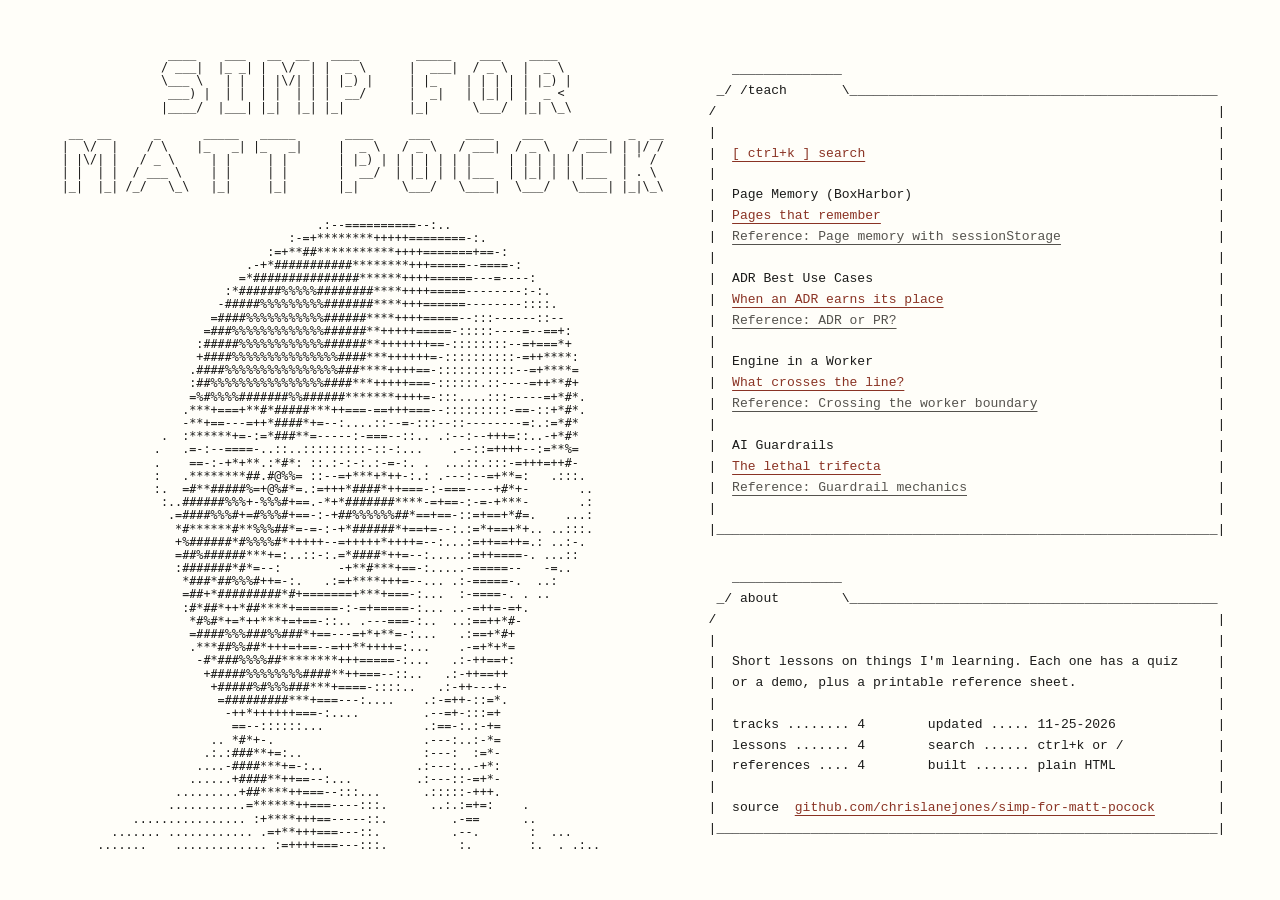
<file: index.html>
<!doctype html>
<html lang="en">
<head>
  <meta charset="utf-8">
  <meta name="viewport" content="width=device-width, initial-scale=1">
  <meta name="description" content="Simp for Matt Pocock: learning tracks on page memory, architecture decisions, web workers, and AI guardrails.">
  <title>Simp for Matt Pocock · /teach</title>
  <style>
    :root { color-scheme: light dark; --paper: #fffef9; --ink: #1a1a19; --muted: #55534e; --rule: #ddd8ca; --link: #8a3324; }
    * { box-sizing: border-box; }
    body { margin: 0; background: var(--paper); color: var(--ink); font-family: ui-monospace, SFMono-Regular, Consolas, "Liberation Mono", monospace; }
    main { width: min(100% - 32px, 860px); margin: 40px auto 80px; }
    .ascii { margin: 0 auto 40px; width: fit-content; font-size: min(1.65vw, 14px); line-height: 1.12; white-space: pre; }
    nav { width: fit-content; max-width: 100%; margin: auto; }
    .folder { margin: 0; font-family: inherit; font-size: min(2.2vw, 14px); line-height: 1.8; white-space: pre; }
    h1, h2 { font: inherit; display: inline; margin: 0; }
    .side { display: flex; flex-direction: column; align-items: center; gap: 32px; }
    .info-wrap { width: fit-content; max-width: 100%; }
    a { color: var(--link); text-underline-offset: 4px; }
    a:hover { text-decoration-thickness: 2px; }
    a:focus-visible { outline: 2px solid currentColor; outline-offset: 2px; }
    .reference { color: var(--muted); }
    .search-open { font: inherit; color: var(--link); background: none; border: 0; padding: 0; margin: 0; cursor: pointer; text-decoration: underline; text-underline-offset: 4px; white-space: pre; }
    .search-open:hover { text-decoration-thickness: 2px; }
    .search-open:focus-visible { outline: 2px solid currentColor; outline-offset: 2px; }
    @media (prefers-color-scheme: dark) {
      :root { --paper: #16161a; --ink: #e8e4db; --muted: #a9a49a; --rule: #33333a; --link: #e08a72; }
    }
    /* Large screens: title and portrait on the left, folders on the right. */
    @media (min-width: 1280px) {
      main { width: min(100% - 64px, 2200px); min-height: 100vh; margin: 0 auto; padding: 32px 0;
        display: grid; grid-template-columns: auto auto; justify-content: center; align-items: center; column-gap: clamp(24px, 3.5vw, 120px); }
      .ascii { margin: 0; font-size: min(0.92vw, calc((100vh - 64px) / 69.5), 20px); }
      .side { align-items: flex-start; gap: 28px; }
      nav { margin: 0; }
      .folder { font-size: max(11px, min(1.02vw, calc((100vh - 72px) / 60.5), 18px)); line-height: 1.6; }
    }
    @media (max-width: 480px) { main { margin-top: 24px; } .ascii { margin-bottom: 32px; } }
  </style>
  <link rel="icon" href="favicon.svg" type="image/svg+xml">
  <link rel="icon" href="favicon.ico" sizes="48x48">
  <link rel="apple-touch-icon" href="apple-touch-icon.png">
  <script src="assets/search.js" defer></script>
</head>
<body>
  <main>
    <pre class="ascii" role="img" aria-label="Simp for Matt Pocock, with an ASCII portrait of Matt Pocock">                ____    ___   __  __   ____        _____    ___    ____
               / ___|  |_ _| |  \/  | |  _ \      |  ___|  / _ \  |  _ \
               \___ \   | |  | |\/| | | |_) |     | |_    | | | | | |_) |
                ___) |  | |  | |  | | |  __/      |  _|   | |_| | |  _ &lt;
               |____/  |___| |_|  |_| |_|         |_|      \___/  |_| \_\

  __  __      _      _____   _____       ____     ___     ____    ___     ____   _  __
 |  \/  |    / \    |_   _| |_   _|     |  _ \   / _ \   / ___|  / _ \   / ___| | |/ /
 | |\/| |   / _ \     | |     | |       | |_) | | | | | | |     | | | | | |     | &#x27; /
 | |  | |  / ___ \    | |     | |       |  __/  | |_| | | |___  | |_| | | |___  | . \
 |_|  |_| /_/   \_\   |_|     |_|       |_|      \___/   \____|  \___/   \____| |_|\_\


                                     .:--==========--:..
                                 :-=+********+++++========-:.
                              :=+**##***********++++=======+==-:
                           .-+*###########********+++=====--====-:
                          =*###############******++++======---=----:
                        :*######%%%%%########****++++=====--------:-:.
                       -#####%%%%%%%%%#######****+++======--------::::.
                      =####%%%%%%%%%%%######****++++=====--:::------::--
                     =###%%%%%%%%%%%%%######**+++++=====-:::::----=--==+:
                    :#####%%%%%%%%%%%%######**+++++++==-::::::::--=+===*+
                    +####%%%%%%%%%%%%%%%####***++++++=-::::::::::-=++****:
                   .####%%%%%%%%%%%%%%%%###****++++==-:::::::::::--=+****=
                   :##%%%%%%%%%%%%%%%%####***+++++===-::::::.::----=++**#+
                   =%#%%%%#######%%######*******++++=-:::....:::-----=+*#*.
                  .***+===+**#*#####***++===-==+++===--:::::::::-==-::+*#*.
                  -**+==---=++*####*+=--:....::--=-:::--::--------=:.:=*#*
               .  :******+=-:=*###**=-----:-===--::.. .:--:--+++=::..-+*#*
              .   .=-:--====-..::..:::::::::-::-:...    .--::=++++--:=**%=
              .    ==-:-+*+**.:*#*: ::.:-:-:.:-=-:. .  ...::.:::-=+++=++#-
              :   .********##.#@%%= ::--=+***+*++-:.: .---:--=+**=:   .:::.
              :.  =#**#####%=+@%#*=.:=+++*####*++===-:-===----+#*+-       ..
               :..######%%%+-%%%#+==.-*+*#######****-=+==-:-=-+***-       .:
                .=####%%%#+=#%%%#+==-:-+##%%%%%%##*==+==-::=+==+*#=.    ...:
                 *#******#**%%%##*=-=-:-+*######*+==+=--:.:=*+==+*+.. ..:::.
                 +%######*#%%%%#*+++++--=+++++*++++=--:...:=++==++=.: ..:-.
                 =##%######***+=:..::-:.=*####*++=--:.....:=++====-. ...::
                 :#######*#*=--:        -+**#***+==-:.....-=====--   -=..
                  *###*##%%%#++=-:.   .:=+****+++=--... .:-=====-.  ..:
                  =##+*#########*#+=======+***+===-:...  :-====-. . ..
                  :#*##*++*##****+======-:-=+=====-:... ..-=++=-=+.
                   *#%#*+=*++***+=+==-::.. .---===-:..  ..:==++*#-
                   =####%%%###%%###*+==---=+*+**=-:...   .:==+*#+
                   .***##%%##*+++=+==--=++**++++=:...    .-=+*+*=
                    -#*###%%%%##********+++=====-:...   .:-++==+:
                     +#####%%%%%%%%####**++===--::..   .:-++==++
                      +#####%#%%%###***+====-::::..   .:-++---+-
                       =#########***+===---:....    .:-=++-::=*.
                        -++*++++++===-:....         .--=+-:::=+
                         ==--::::::...              .:==-:.:-+=
                      .. *#*+-.                     .---:..:-*=
                     .:.:###**+=:..                 :---:  :=*-
                    ....-####***+=-:..             .:---:..-+*:
                   ......+####**++==--:...         .:---::-=+*-
                 .........+##****++===--:::...      .:::::-+++.
                ...........=******++===----:::.      ..:.:=+=:    .
           ................ :+****+++==-----::.         .-==      ..
        ....... ............ .=+**+++===---::.          .--.       :  ...
      .......    ............. :=++++===---:::.          :.        :.  . .:..</pre>
    <div class="side">
    <nav aria-labelledby="teach-heading">
      <div class="folder">   ______________
 _/ <h1 id="teach-heading">/teach</h1>       \_______________________________________________
/                                                                |
|                                                                |
|  <button type="button" class="search-open" data-search-open aria-label="Search the site (Ctrl+K)">[ ctrl+k ] search</button>                                             |
|                                                                |
|  Page Memory (BoxHarbor)                                       |
|  <a href="learn/page-memory/lessons/0001-pages-that-remember.html">Pages that remember</a>                                           |
|  <a class="reference" href="learn/page-memory/reference/session-cache.html">Reference: Page memory with sessionStorage</a>                    |
|                                                                |
|  ADR Best Use Cases                                            |
|  <a href="learn/adr-best-use-cases/lessons/0001-when-an-adr-earns-its-place.html">When an ADR earns its place</a>                                   |
|  <a class="reference" href="learn/adr-best-use-cases/reference/adr-or-pr.html">Reference: ADR or PR?</a>                                         |
|                                                                |
|  Engine in a Worker                                            |
|  <a href="learn/engine-in-worker/lessons/0001-what-crosses-the-line.html">What crosses the line?</a>                                        |
|  <a class="reference" href="learn/engine-in-worker/reference/boundary-crossing.html">Reference: Crossing the worker boundary</a>                       |
|                                                                |
|  AI Guardrails                                                 |
|  <a href="learn/ai-guardrails/lessons/0001-lethal-trifecta.html">The lethal trifecta</a>                                           |
|  <a class="reference" href="learn/ai-guardrails/reference/guardrail-mechanics.html">Reference: Guardrail mechanics</a>                                |
|                                                                |
|________________________________________________________________|</div>
    </nav>
    <aside class="info-wrap" aria-labelledby="about-heading">
      <div class="folder info">   ______________
 _/ <h2 id="about-heading">about</h2>        \_______________________________________________
/                                                                |
|                                                                |
|  Short lessons on things I'm learning. Each one has a quiz     |
|  or a demo, plus a printable reference sheet.                  |
|                                                                |
|  tracks ........ 4        updated ..... 11-25-2026             |
|  lessons ....... 4        search ...... ctrl+k or /            |
|  references .... 4        built ....... plain HTML             |
|                                                                |
|  source  <a href="https://github.com/chrislanejones/simp-for-matt-pocock">github.com/chrislanejones/simp-for-matt-pocock</a>        |
|________________________________________________________________|</div>
    </aside>
    </div>
  </main>
</body>
</html>
</file>
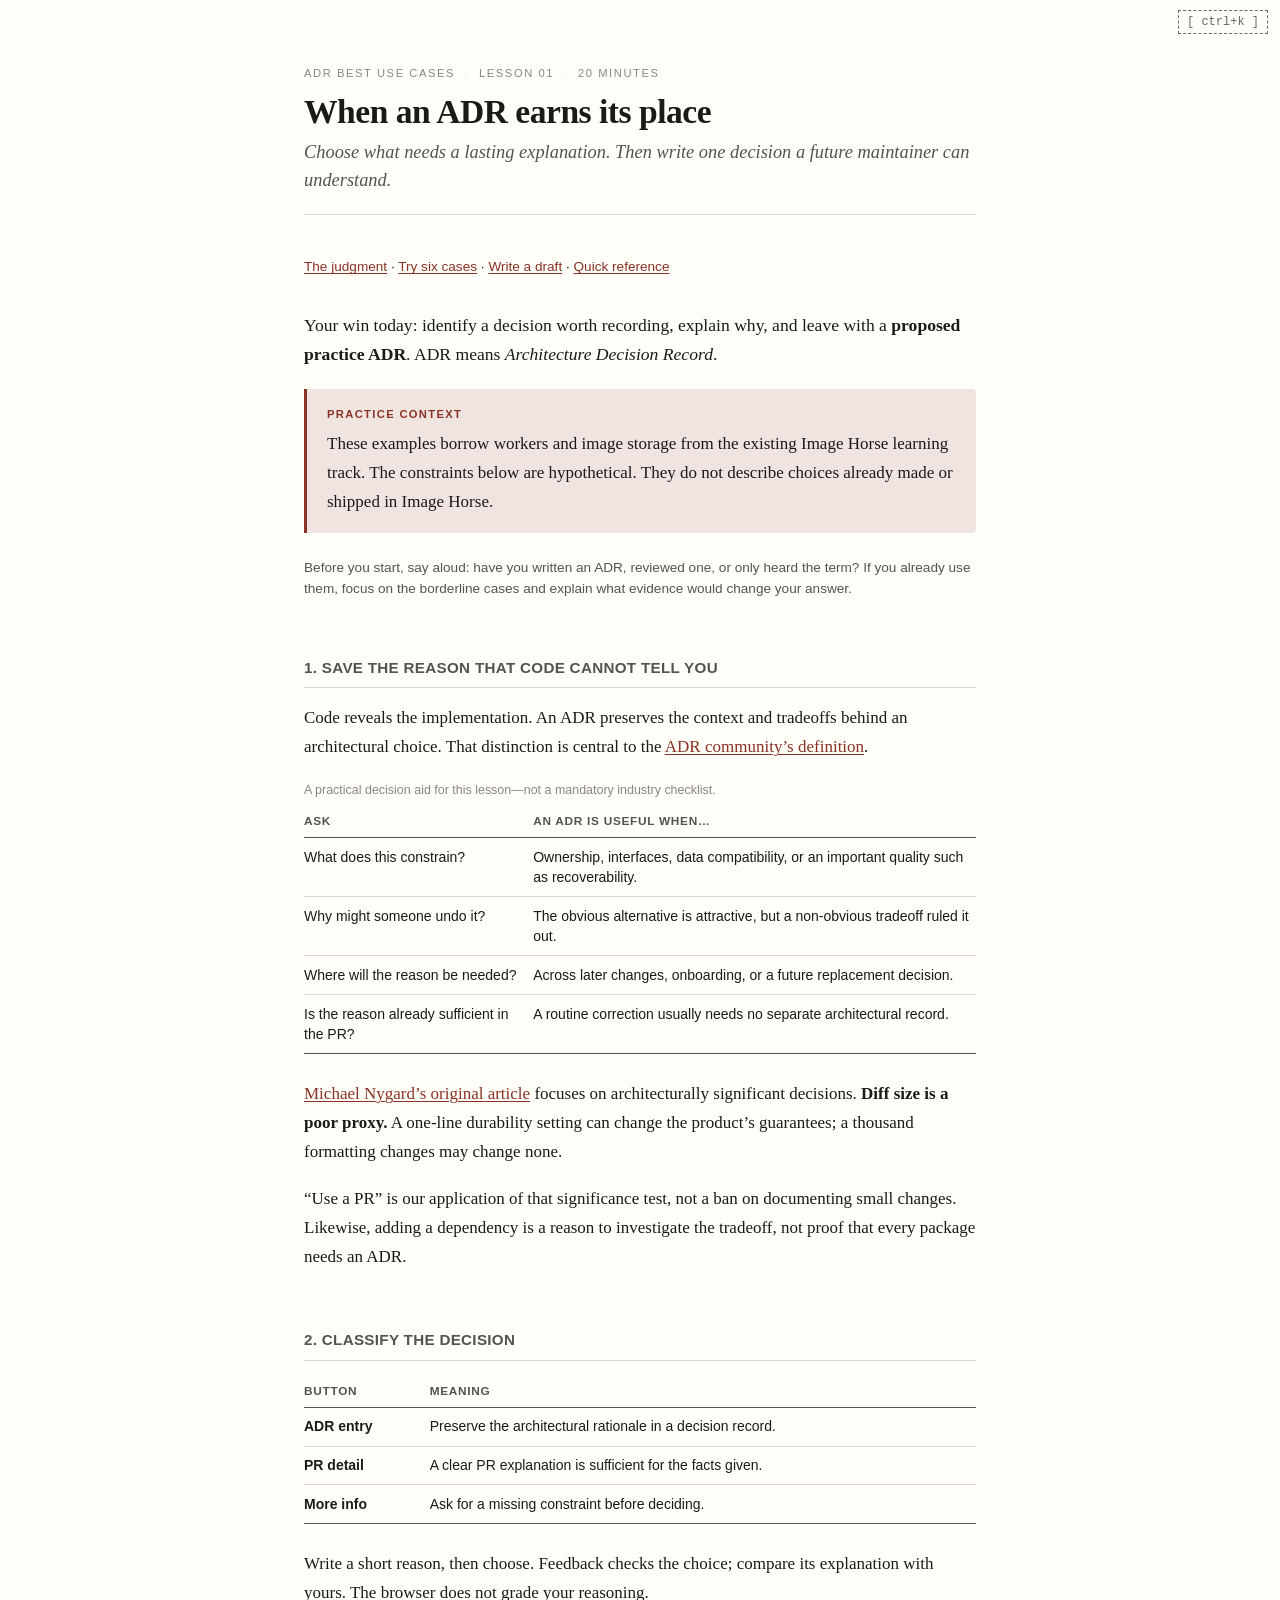
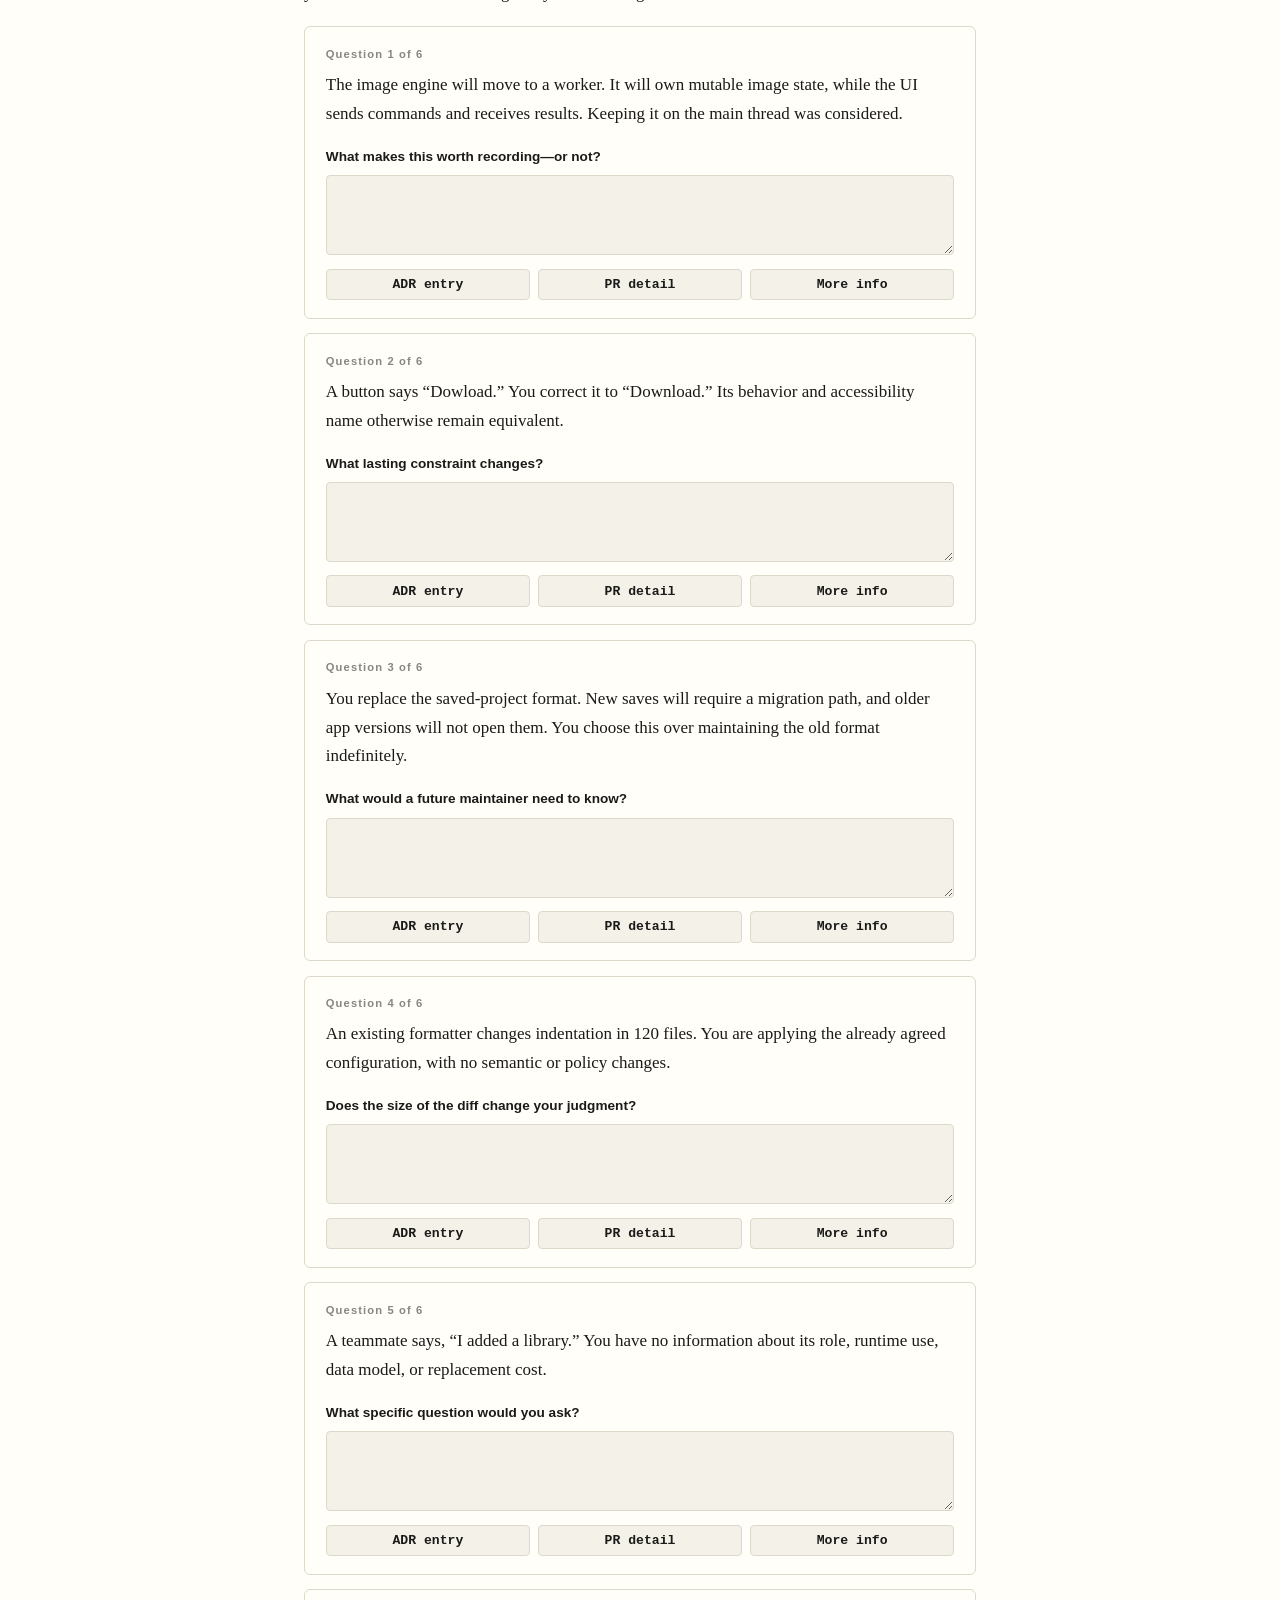
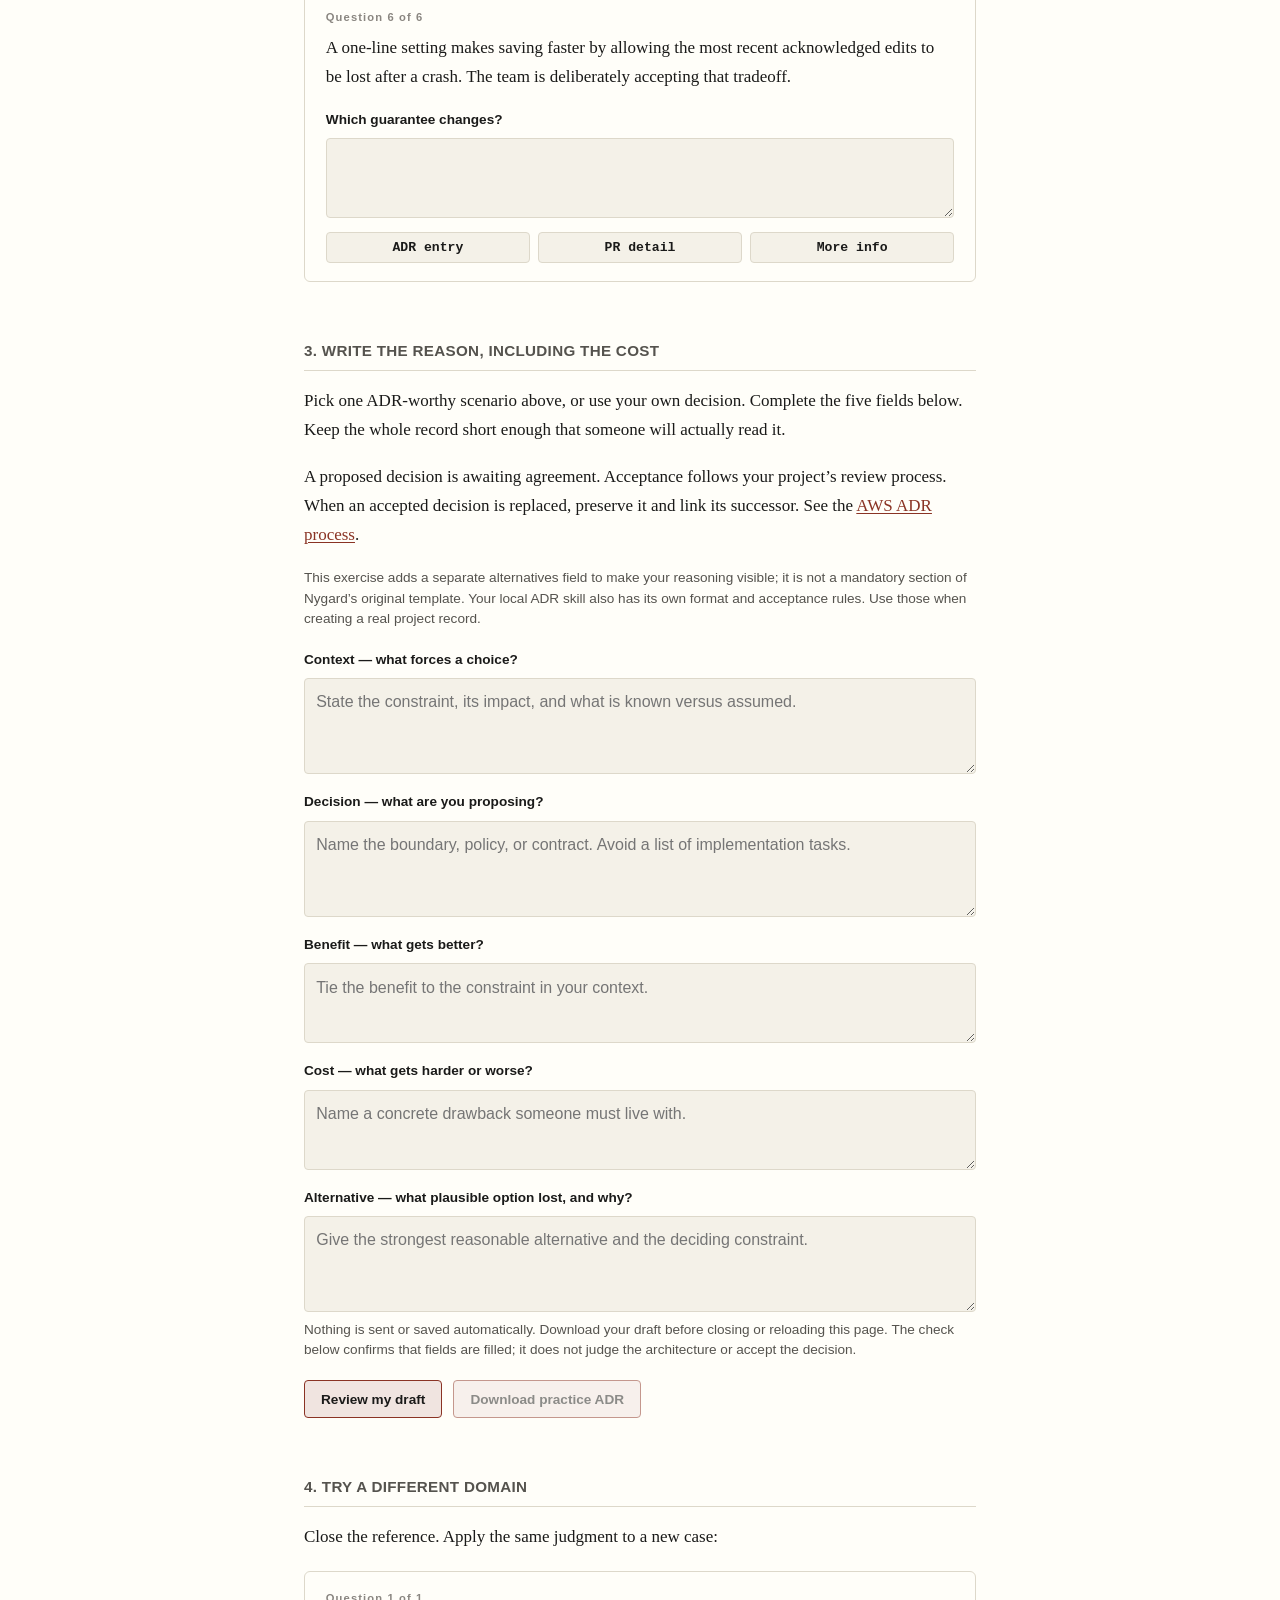
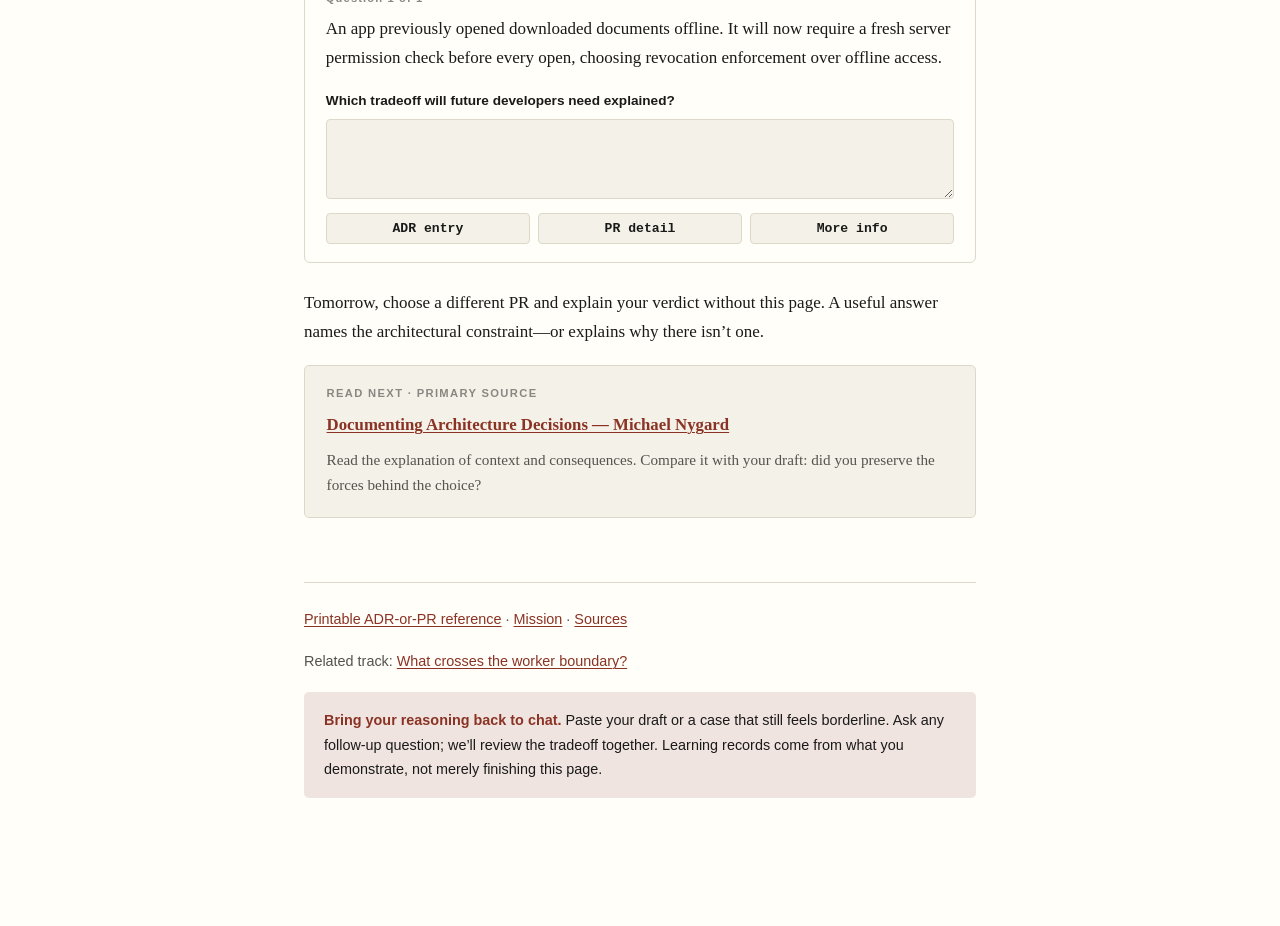
<file: learn/adr-best-use-cases/lessons/0001-when-an-adr-earns-its-place.html>
<!doctype html>
<html lang="en">
<head>
<meta charset="utf-8">
<meta name="viewport" content="width=device-width, initial-scale=1">
<title>ADR Best Use Cases · When an ADR earns its place</title>
<link rel="stylesheet" href="../assets/lesson.css">
<link rel="stylesheet" href="../assets/practice.css">
<script src="../assets/quiz.js" defer></script>
<script src="../assets/exercise.js" defer></script>
<link rel="icon" href="../../../favicon.svg" type="image/svg+xml">
<link rel="icon" href="../../../favicon.ico" sizes="48x48">
<link rel="apple-touch-icon" href="../../../apple-touch-icon.png">
<script src="../../../assets/search.js" defer></script>
</head>
<body>
<header class="masthead">
  <p class="eyebrow"><span>ADR Best Use Cases</span><span class="sep">·</span><span>Lesson 01</span><span class="sep">·</span><span>20 minutes</span></p>
  <h1>When an ADR earns its place</h1>
  <p class="standfirst">Choose what needs a lasting explanation. Then write one decision a future maintainer can understand.</p>
</header>
<nav aria-label="Lesson sections"><a href="#judgment">The judgment</a> · <a href="#practice">Try six cases</a> · <a href="#draft">Write a draft</a> · <a href="../reference/adr-or-pr.html">Quick reference</a></nav>
<main>
<p class="lead">Your win today: identify a decision worth recording, explain why, and leave with a <strong>proposed practice ADR</strong>. ADR means <em>Architecture Decision Record</em>.</p>
<div class="callout"><span class="label">Practice context</span><p>These examples borrow workers and image storage from the existing Image Horse learning track. The constraints below are hypothetical. They do not describe choices already made or shipped in Image Horse.</p></div>
<p class="small">Before you start, say aloud: have you written an ADR, reviewed one, or only heard the term? If you already use them, focus on the borderline cases and explain what evidence would change your answer.</p>

<h2 id="judgment">1. Save the reason that code cannot tell you</h2>
<p>Code reveals the implementation. An ADR preserves the context and tradeoffs behind an architectural choice. That distinction is central to the <a href="https://adr.github.io/">ADR community’s definition</a>.</p>
<div class="tablewrap"><table>
<caption>A practical decision aid for this lesson—not a mandatory industry checklist.</caption>
<thead><tr><th scope="col">Ask</th><th scope="col">An ADR is useful when…</th></tr></thead>
<tbody>
<tr><td>What does this constrain?</td><td>Ownership, interfaces, data compatibility, or an important quality such as recoverability.</td></tr>
<tr><td>Why might someone undo it?</td><td>The obvious alternative is attractive, but a non-obvious tradeoff ruled it out.</td></tr>
<tr><td>Where will the reason be needed?</td><td>Across later changes, onboarding, or a future replacement decision.</td></tr>
<tr><td>Is the reason already sufficient in the PR?</td><td>A routine correction usually needs no separate architectural record.</td></tr>
</tbody></table></div>
<p><a href="https://www.cognitect.com/blog/2011/11/15/documenting-architecture-decisions">Michael Nygard’s original article</a> focuses on architecturally significant decisions. <strong>Diff size is a poor proxy.</strong> A one-line durability setting can change the product’s guarantees; a thousand formatting changes may change none.</p>
<p>“Use a PR” is our application of that significance test, not a ban on documenting small changes. Likewise, adding a dependency is a reason to investigate the tradeoff, not proof that every package needs an ADR.</p>

<h2 id="practice">2. Classify the decision</h2>
<div class="tablewrap"><table><thead><tr><th scope="col">Button</th><th scope="col">Meaning</th></tr></thead><tbody>
<tr><td><strong>ADR entry</strong></td><td>Preserve the architectural rationale in a decision record.</td></tr>
<tr><td><strong>PR detail</strong></td><td>A clear PR explanation is sufficient for the facts given.</td></tr>
<tr><td><strong>More info</strong></td><td>Ask for a missing constraint before deciding.</td></tr>
</tbody></table></div>
<p>Write a short reason, then choose. Feedback checks the choice; compare its explanation with yours. The browser does not grade your reasoning.</p>
<noscript><p class="callout">JavaScript is off. You can still read and write your answers on paper; enable JavaScript for quiz feedback and the draft download.</p></noscript>
<div class="quiz" data-options="ADR entry|PR detail|More info">
<ol>
<li class="q" data-answer="ADR entry" data-why="This establishes ownership and a message contract across a worker boundary. Preserve why the boundary is worth its coordination and data-transfer costs; do not merely list the files moved.">
<div class="stem"><p>The image engine will move to a worker. It will own mutable image state, while the UI sends commands and receives results. Keeping it on the main thread was considered.</p></div>
<label for="reason-1">What makes this worth recording—or not?<textarea class="reason" id="reason-1" rows="2"></textarea></label>
</li>
<li class="q" data-answer="PR detail" data-why="The facts describe a spelling correction with no change to behavior, contract, or policy. The PR can preserve the reason. A hidden change in user expectations would require a fresh judgment.">
<div class="stem"><p>A button says “Dowload.” You correct it to “Download.” Its behavior and accessibility name otherwise remain equivalent.</p></div>
<label for="reason-2">What lasting constraint changes?<textarea class="reason" id="reason-2" rows="2"></textarea></label>
</li>
<li class="q" data-answer="ADR entry" data-why="A durable project format affects compatibility and migration. Record why compatibility with the old format is being traded away, what the migration promises, and what recovery costs remain.">
<div class="stem"><p>You replace the saved-project format. New saves will require a migration path, and older app versions will not open them. You choose this over maintaining the old format indefinitely.</p></div>
<label for="reason-3">What would a future maintainer need to know?<textarea class="reason" id="reason-3" rows="2"></textarea></label>
</li>
<li class="q" data-answer="PR detail" data-why="Applying an already agreed formatter is mechanical execution. The architecture and policy are unchanged. Choosing a new team-wide formatting policy would be a different decision from this scenario.">
<div class="stem"><p>An existing formatter changes indentation in 120 files. You are applying the already agreed configuration, with no semantic or policy changes.</p></div>
<label for="reason-4">Does the size of the diff change your judgment?<textarea class="reason" id="reason-4" rows="2"></textarea></label>
</li>
<li class="q" data-answer="More info" data-why="A package name alone does not establish significance. Ask what it owns, which interfaces depend on it, and what replacement would involve. A throwaway development helper differs from a core persistence dependency.">
<div class="stem"><p>A teammate says, “I added a library.” You have no information about its role, runtime use, data model, or replacement cost.</p></div>
<label for="reason-5">What specific question would you ask?<textarea class="reason" id="reason-5" rows="2"></textarea></label>
</li>
<li class="q" data-answer="ADR entry" data-why="Trading recoverability for speed changes an important quality guarantee. The one-line implementation hides a consequential choice. The record should explain acceptable loss and the evidence that justifies the tradeoff.">
<div class="stem"><p>A one-line setting makes saving faster by allowing the most recent acknowledged edits to be lost after a crash. The team is deliberately accepting that tradeoff.</p></div>
<label for="reason-6">Which guarantee changes?<textarea class="reason" id="reason-6" rows="2"></textarea></label>
</li>
</ol>
<div class="score"></div>
</div>

<h2 id="draft">3. Write the reason, including the cost</h2>
<p>Pick one ADR-worthy scenario above, or use your own decision. Complete the five fields below. Keep the whole record short enough that someone will actually read it.</p>
<p>A proposed decision is awaiting agreement. Acceptance follows your project’s review process. When an accepted decision is replaced, preserve it and link its successor. See the <a href="https://docs.aws.amazon.com/prescriptive-guidance/latest/architectural-decision-records/adr-process.html">AWS ADR process</a>.</p>
<p class="small">This exercise adds a separate alternatives field to make your reasoning visible; it is not a mandatory section of Nygard’s original template. Your local ADR skill also has its own format and acceptance rules. Use those when creating a real project record.</p>
<form id="adr-draft">
<label for="context">Context — what forces a choice?<textarea id="context" name="context" required rows="3" placeholder="State the constraint, its impact, and what is known versus assumed."></textarea></label>
<label for="decision">Decision — what are you proposing?<textarea id="decision" name="decision" required rows="3" placeholder="Name the boundary, policy, or contract. Avoid a list of implementation tasks."></textarea></label>
<label for="benefit">Benefit — what gets better?<textarea id="benefit" name="benefit" required rows="2" placeholder="Tie the benefit to the constraint in your context."></textarea></label>
<label for="cost">Cost — what gets harder or worse?<textarea id="cost" name="cost" required rows="2" placeholder="Name a concrete drawback someone must live with."></textarea></label>
<label for="alternative">Alternative — what plausible option lost, and why?<textarea id="alternative" name="alternative" required rows="3" placeholder="Give the strongest reasonable alternative and the deciding constraint."></textarea></label>
<p class="small">Nothing is sent or saved automatically. Download your draft before closing or reloading this page. The check below confirms that fields are filled; it does not judge the architecture or accept the decision.</p>
<div class="actions"><button type="submit">Review my draft</button><button id="download-draft" type="button" disabled>Download practice ADR</button></div>
</form>
<section id="draft-review" hidden aria-labelledby="review-title">
<h3 id="review-title">Your proposed practice record</h3>
<pre id="draft-output"></pre>
<div class="tablewrap"><table><thead><tr><th scope="col">Self-check</th><th scope="col">Look for</th></tr></thead><tbody>
<tr><td>Could the code tell me this?</td><td>The record explains why, beyond what was implemented.</td></tr>
<tr><td>Is the cost real?</td><td>A specific burden, loss, or constraint—not “some complexity.”</td></tr>
<tr><td>Was the alternative credible?</td><td>A reasonable option that lost for a stated reason.</td></tr>
<tr><td>What could change my mind?</td><td>A measurable result or changed constraint worth revisiting.</td></tr>
</tbody></table></div>
<details><summary>Compare with a worked example after your attempt</summary>
<p class="small">Illustrative proposal only. These assumptions have not been verified against Image Horse.</p>
<div class="tablewrap"><table><thead><tr><th scope="col">Part</th><th scope="col">Example</th></tr></thead><tbody>
<tr><td>Context</td><td>Assume a reproduced synchronous export blocks pointer handling. The UI must remain responsive during export.</td></tr>
<tr><td>Decision</td><td>Propose worker ownership of the image engine, with explicit commands and results between worker and UI.</td></tr>
<tr><td>Benefit</td><td>Engine execution no longer directly occupies the UI thread. Measure end-to-end input latency before accepting this proposal.</td></tr>
<tr><td>Cost</td><td>We must handle asynchronous failures, message ordering, and the cost of transferring or copying image data.</td></tr>
<tr><td>Alternative</td><td>Keep the engine on the UI thread and split export into short tasks. In this scenario, reject it because the synchronous export cannot be divided without redesigning the engine.</td></tr>
</tbody></table></div>
</details>
</section>

<h2 id="transfer">4. Try a different domain</h2>
<p>Close the reference. Apply the same judgment to a new case:</p>
<div class="quiz" data-options="ADR entry|PR detail|More info"><ol>
<li class="q" data-answer="ADR entry" data-why="Requiring fresh server permissions changes the offline contract and access guarantees. Preserve the security benefit, the offline cost, and why cached authorization was rejected. The same test applies outside worker and storage decisions.">
<div class="stem"><p>An app previously opened downloaded documents offline. It will now require a fresh server permission check before every open, choosing revocation enforcement over offline access.</p></div>
<label for="reason-transfer">Which tradeoff will future developers need explained?<textarea class="reason" id="reason-transfer" rows="2"></textarea></label>
</li></ol><div class="score"></div></div>
<p>Tomorrow, choose a different PR and explain your verdict without this page. A useful answer names the architectural constraint—or explains why there isn’t one.</p>
<div class="primary-source"><span class="label">Read next · primary source</span><a class="title" href="https://www.cognitect.com/blog/2011/11/15/documenting-architecture-decisions">Documenting Architecture Decisions — Michael Nygard</a><p>Read the explanation of context and consequences. Compare it with your draft: did you preserve the forces behind the choice?</p></div>
</main>
<footer class="lesson-foot">
<p><a href="../reference/adr-or-pr.html">Printable ADR-or-PR reference</a> · <a href="../MISSION.md">Mission</a> · <a href="../RESOURCES.md">Sources</a></p>
<p>Related track: <a href="../../engine-in-worker/lessons/0001-what-crosses-the-line.html">What crosses the worker boundary?</a></p>
<div class="ask"><strong>Bring your reasoning back to chat.</strong> Paste your draft or a case that still feels borderline. Ask any follow-up question; we’ll review the tradeoff together. Learning records come from what you demonstrate, not merely finishing this page.</div>
</footer>
</body>
</html>
</file>
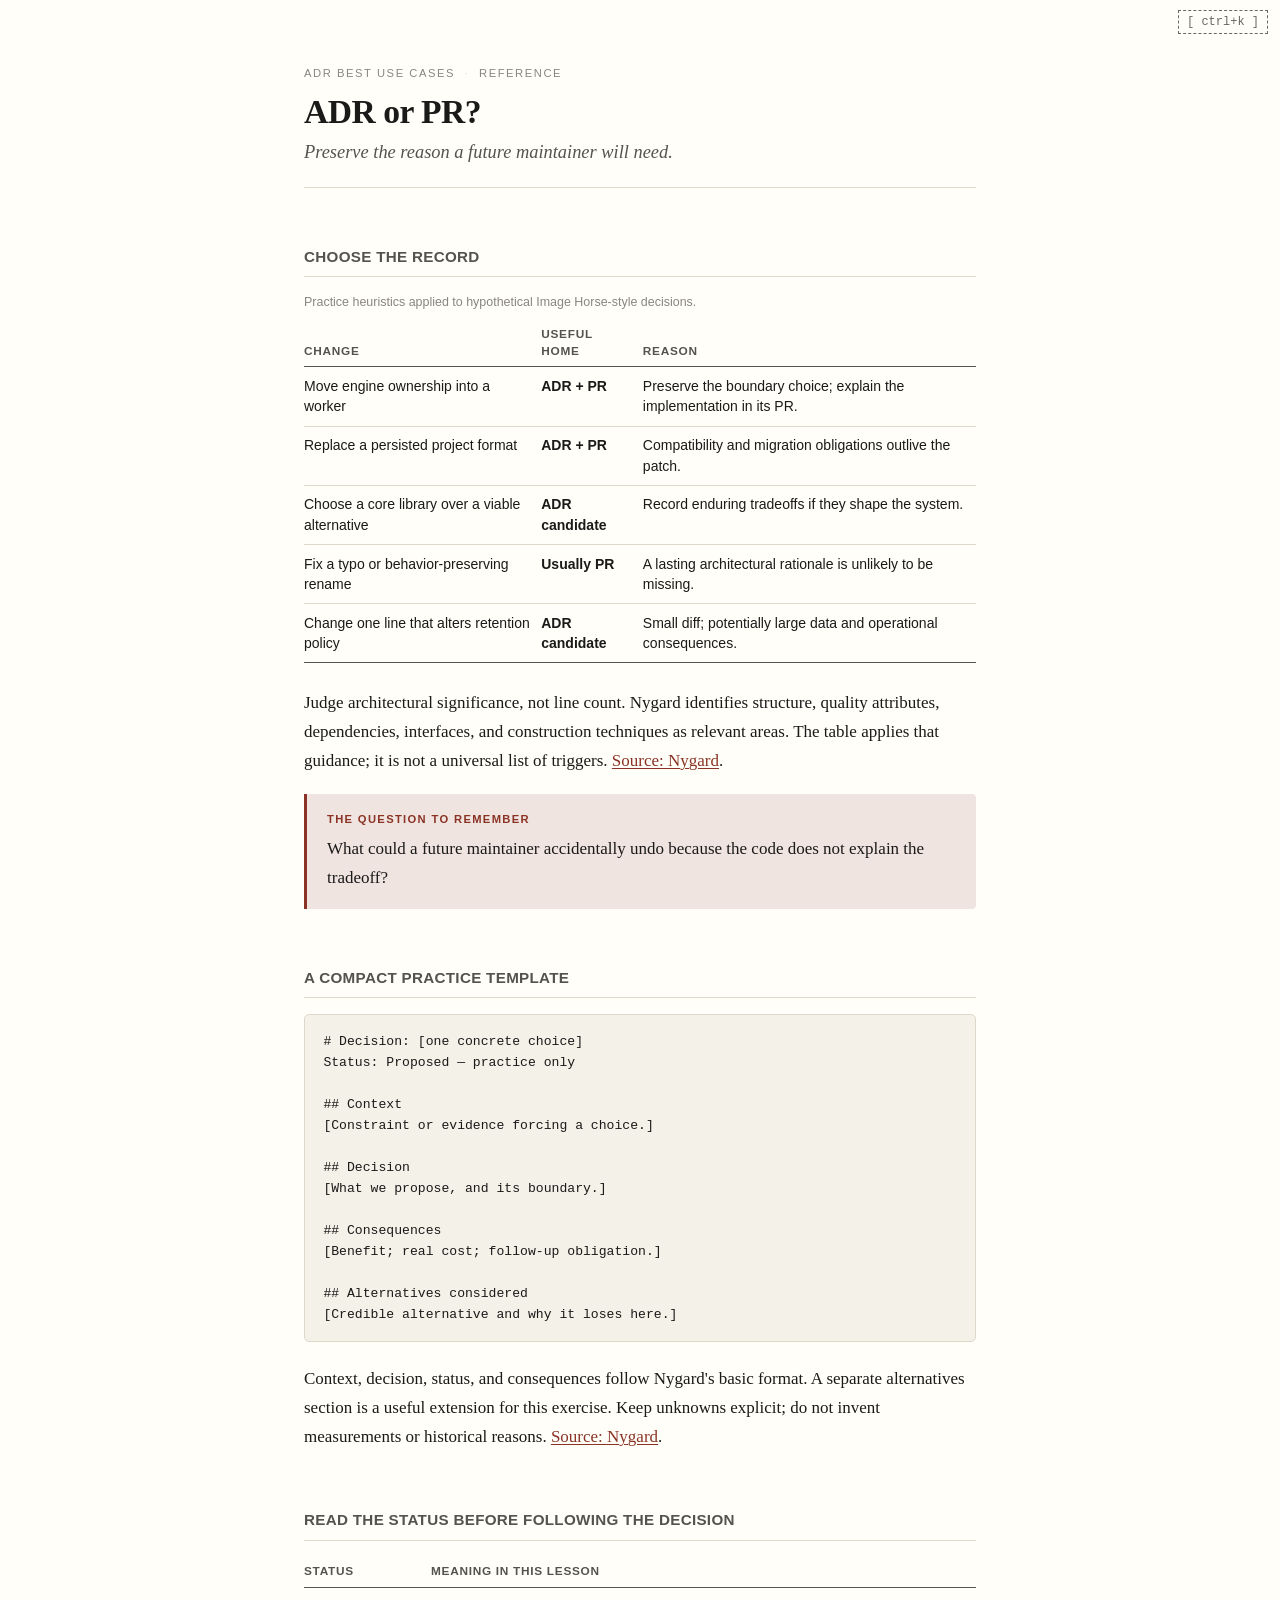
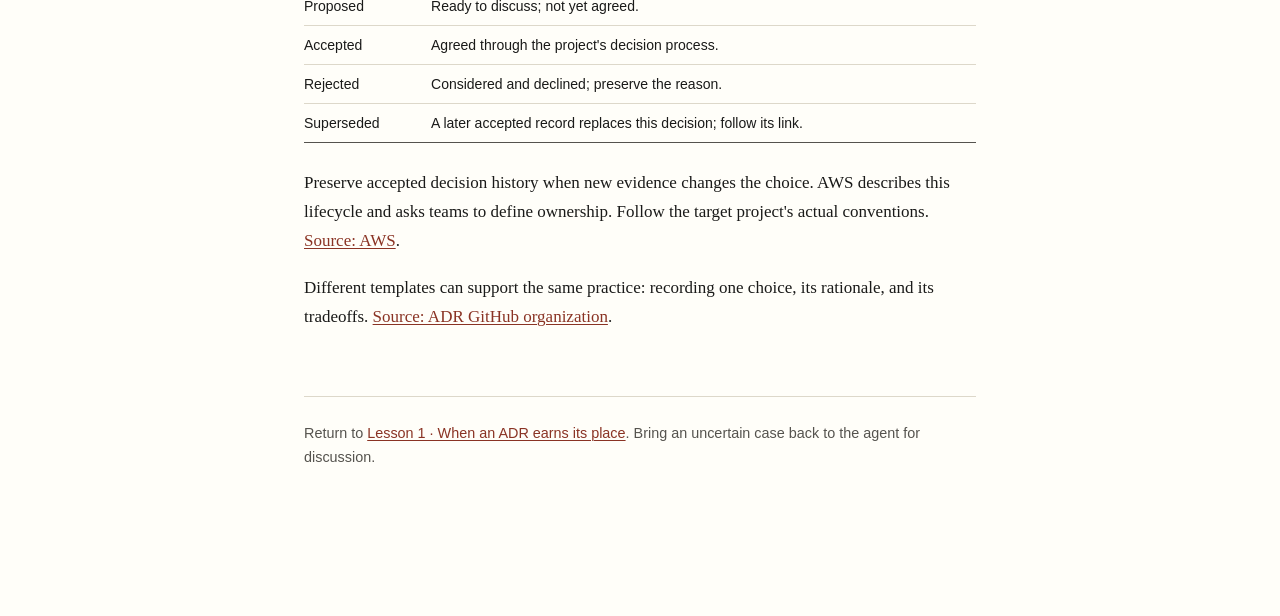
<file: learn/adr-best-use-cases/reference/adr-or-pr.html>
<!doctype html>
<html lang="en">
<head>
<meta charset="utf-8">
<meta name="viewport" content="width=device-width, initial-scale=1">
<title>Reference · ADR or PR?</title>
<link rel="stylesheet" href="../assets/lesson.css">
<link rel="stylesheet" href="../assets/practice.css">
<link rel="icon" href="../../../favicon.svg" type="image/svg+xml">
<link rel="icon" href="../../../favicon.ico" sizes="48x48">
<link rel="apple-touch-icon" href="../../../apple-touch-icon.png">
<script src="../../../assets/search.js" defer></script>
</head>
<body class="reference">
<header class="masthead">
  <p class="eyebrow"><span>ADR Best Use Cases</span><span class="sep">·</span><span>Reference</span></p>
  <h1>ADR or PR?</h1>
  <p class="standfirst">Preserve the reason a future maintainer will need.</p>
</header>
<main>
<h2 id="choose">Choose the record</h2>
<div class="tablewrap">
<table>
  <caption>Practice heuristics applied to hypothetical Image Horse-style decisions.</caption>
  <thead><tr><th scope="col">Change</th><th scope="col">Useful home</th><th scope="col">Reason</th></tr></thead>
  <tbody>
    <tr><td>Move engine ownership into a worker</td><td class="verdict">ADR + PR</td><td>Preserve the boundary choice; explain the implementation in its PR.</td></tr>
    <tr><td>Replace a persisted project format</td><td class="verdict">ADR + PR</td><td>Compatibility and migration obligations outlive the patch.</td></tr>
    <tr><td>Choose a core library over a viable alternative</td><td class="verdict">ADR candidate</td><td>Record enduring tradeoffs if they shape the system.</td></tr>
    <tr><td>Fix a typo or behavior-preserving rename</td><td class="verdict">Usually PR</td><td>A lasting architectural rationale is unlikely to be missing.</td></tr>
    <tr><td>Change one line that alters retention policy</td><td class="verdict">ADR candidate</td><td>Small diff; potentially large data and operational consequences.</td></tr>
  </tbody>
</table>
</div>
<p>Judge architectural significance, not line count. Nygard identifies structure, quality attributes, dependencies, interfaces, and construction techniques as relevant areas. The table applies that guidance; it is not a universal list of triggers. <a href="https://www.cognitect.com/blog/2011/11/15/documenting-architecture-decisions">Source: Nygard</a>.</p>

<div class="callout">
  <span class="label">The question to remember</span>
  <p>What could a future maintainer accidentally undo because the code does not explain the tradeoff?</p>
</div>

<h2 id="template">A compact practice template</h2>
<pre><code># Decision: [one concrete choice]
Status: Proposed — practice only

## Context
[Constraint or evidence forcing a choice.]

## Decision
[What we propose, and its boundary.]

## Consequences
[Benefit; real cost; follow-up obligation.]

## Alternatives considered
[Credible alternative and why it loses here.]</code></pre>
<p>Context, decision, status, and consequences follow Nygard's basic format. A separate alternatives section is a useful extension for this exercise. Keep unknowns explicit; do not invent measurements or historical reasons. <a href="https://www.cognitect.com/blog/2011/11/15/documenting-architecture-decisions">Source: Nygard</a>.</p>

<h2 id="status">Read the status before following the decision</h2>
<div class="tablewrap">
<table>
  <thead><tr><th scope="col">Status</th><th scope="col">Meaning in this lesson</th></tr></thead>
  <tbody>
    <tr><td>Proposed</td><td>Ready to discuss; not yet agreed.</td></tr>
    <tr><td>Accepted</td><td>Agreed through the project's decision process.</td></tr>
    <tr><td>Rejected</td><td>Considered and declined; preserve the reason.</td></tr>
    <tr><td>Superseded</td><td>A later accepted record replaces this decision; follow its link.</td></tr>
  </tbody>
</table>
</div>
<p>Preserve accepted decision history when new evidence changes the choice. AWS describes this lifecycle and asks teams to define ownership. Follow the target project's actual conventions. <a href="https://docs.aws.amazon.com/prescriptive-guidance/latest/architectural-decision-records/adr-process.html">Source: AWS</a>.</p>
<p>Different templates can support the same practice: recording one choice, its rationale, and its tradeoffs. <a href="https://adr.github.io/">Source: ADR GitHub organization</a>.</p>
</main>
<footer class="lesson-foot">
  <p>Return to <a href="../lessons/0001-when-an-adr-earns-its-place.html">Lesson 1 · When an ADR earns its place</a>. Bring an uncertain case back to the agent for discussion.</p>
</footer>
</body>
</html>
</file>
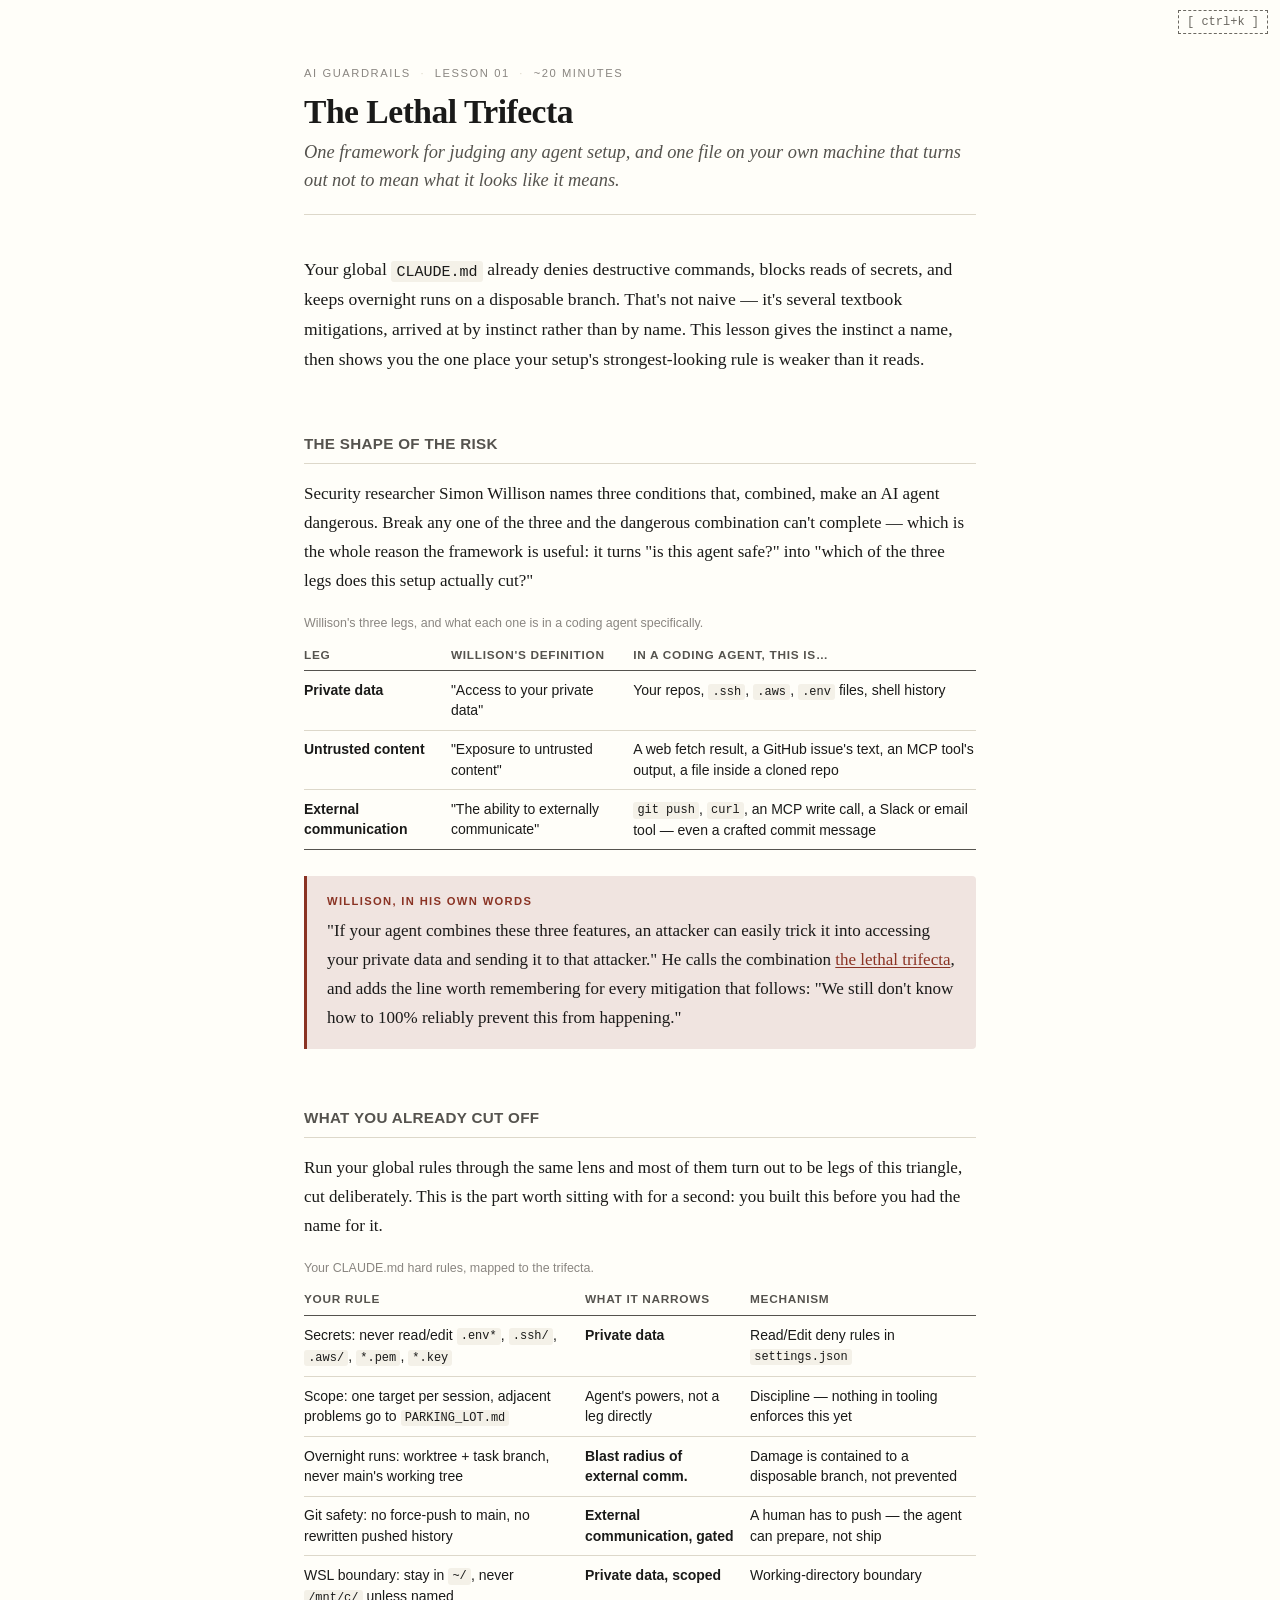
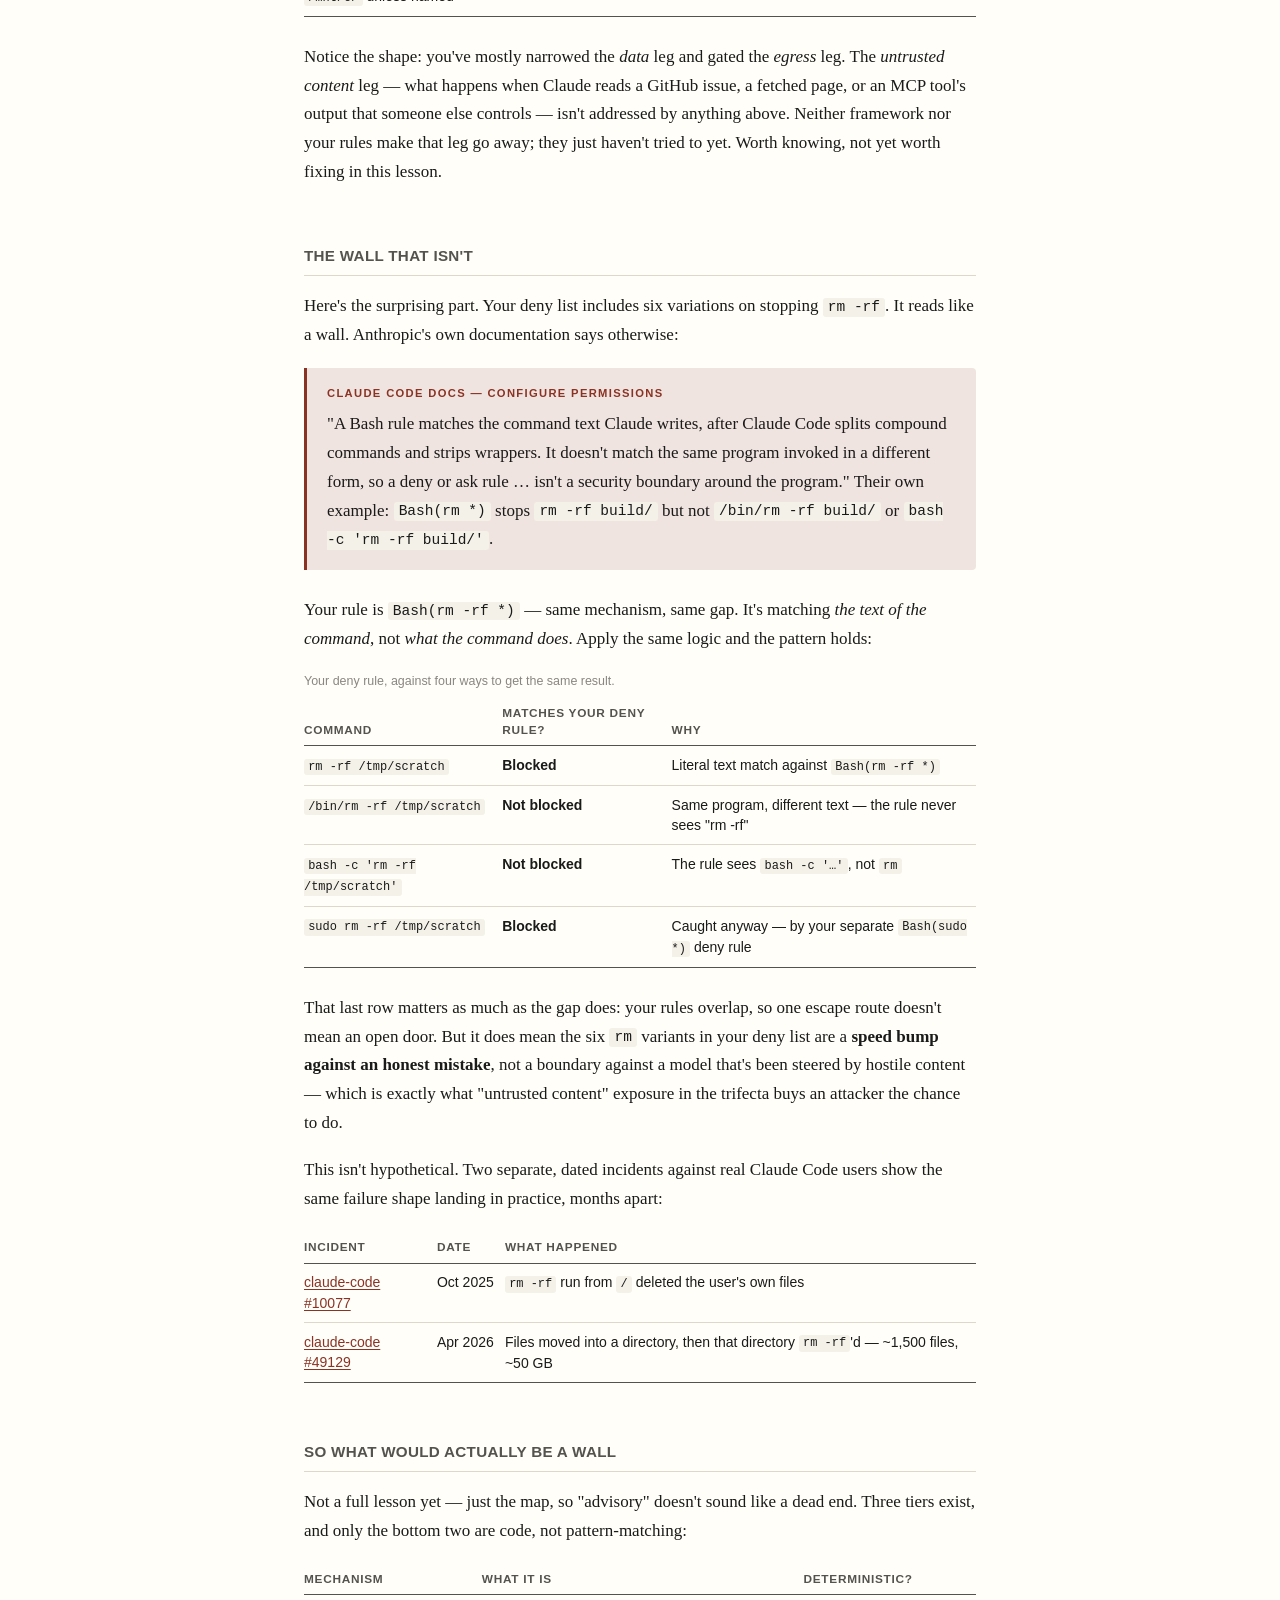
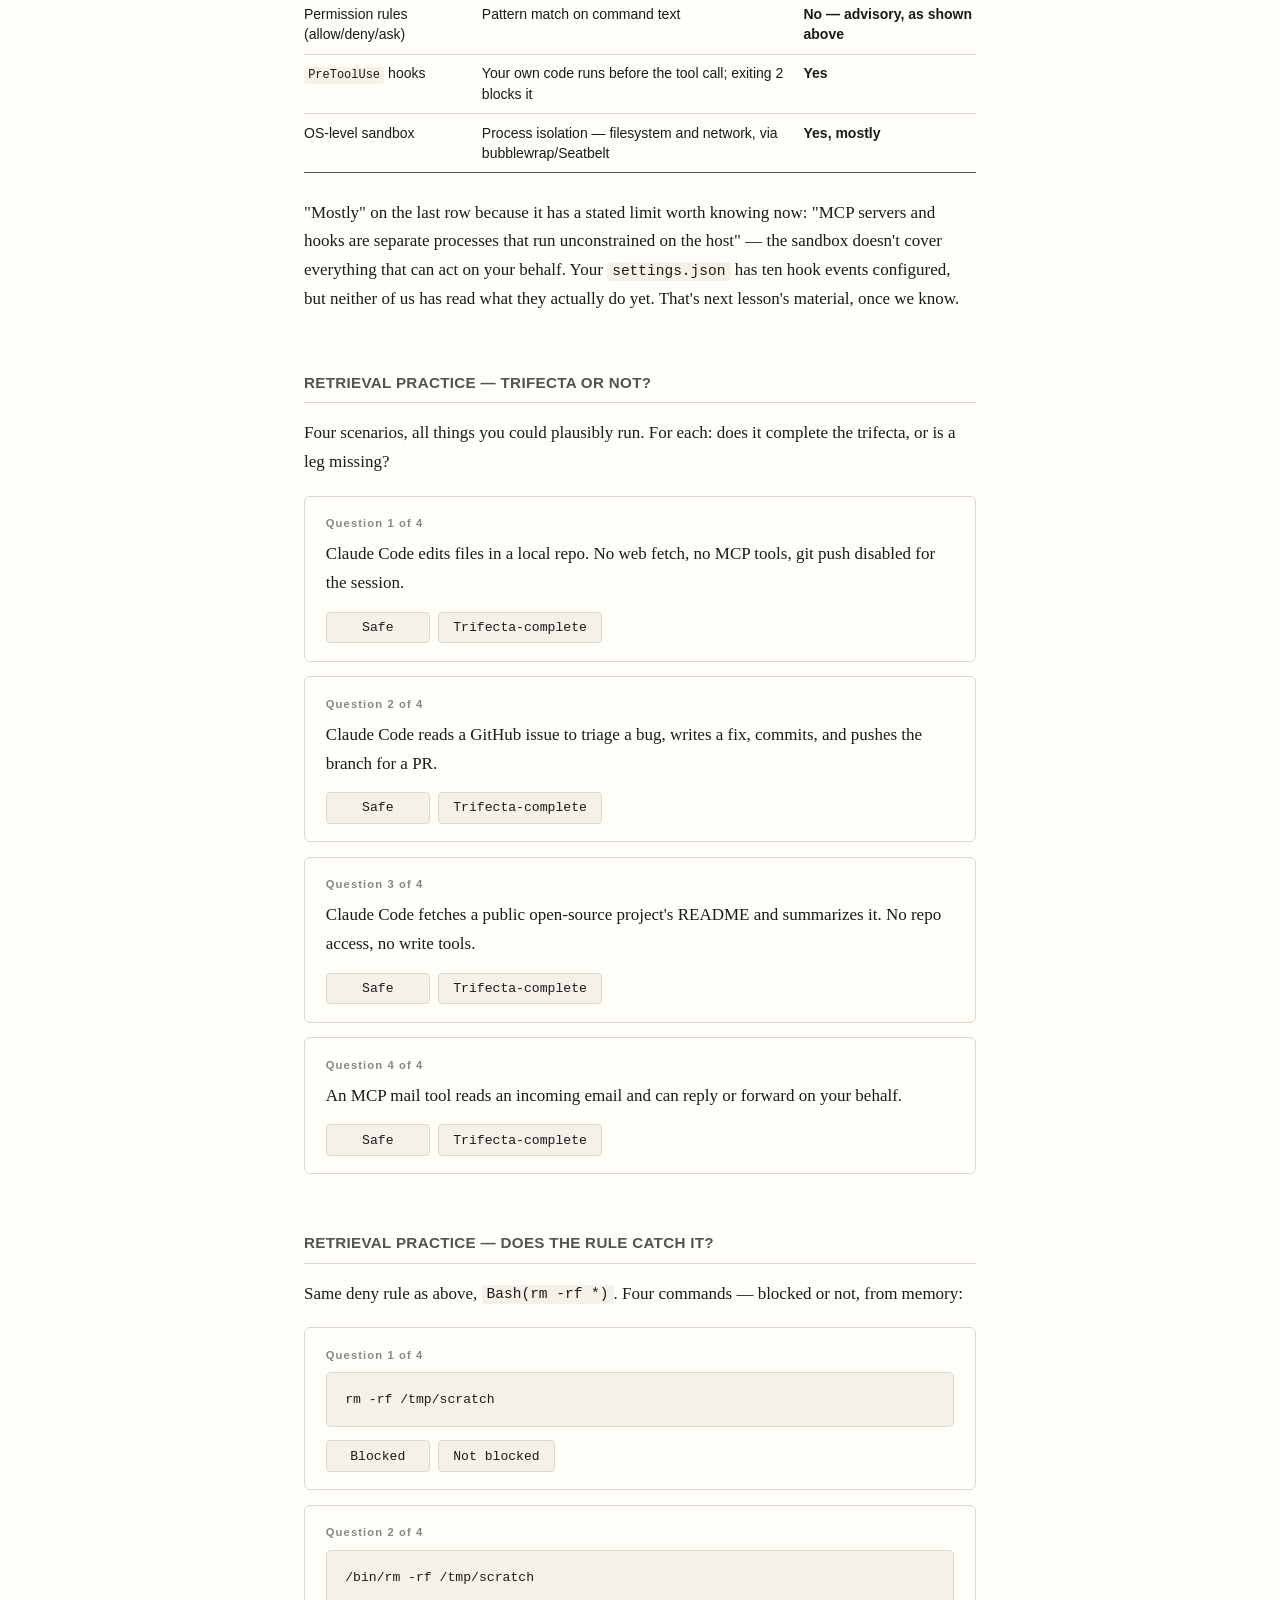
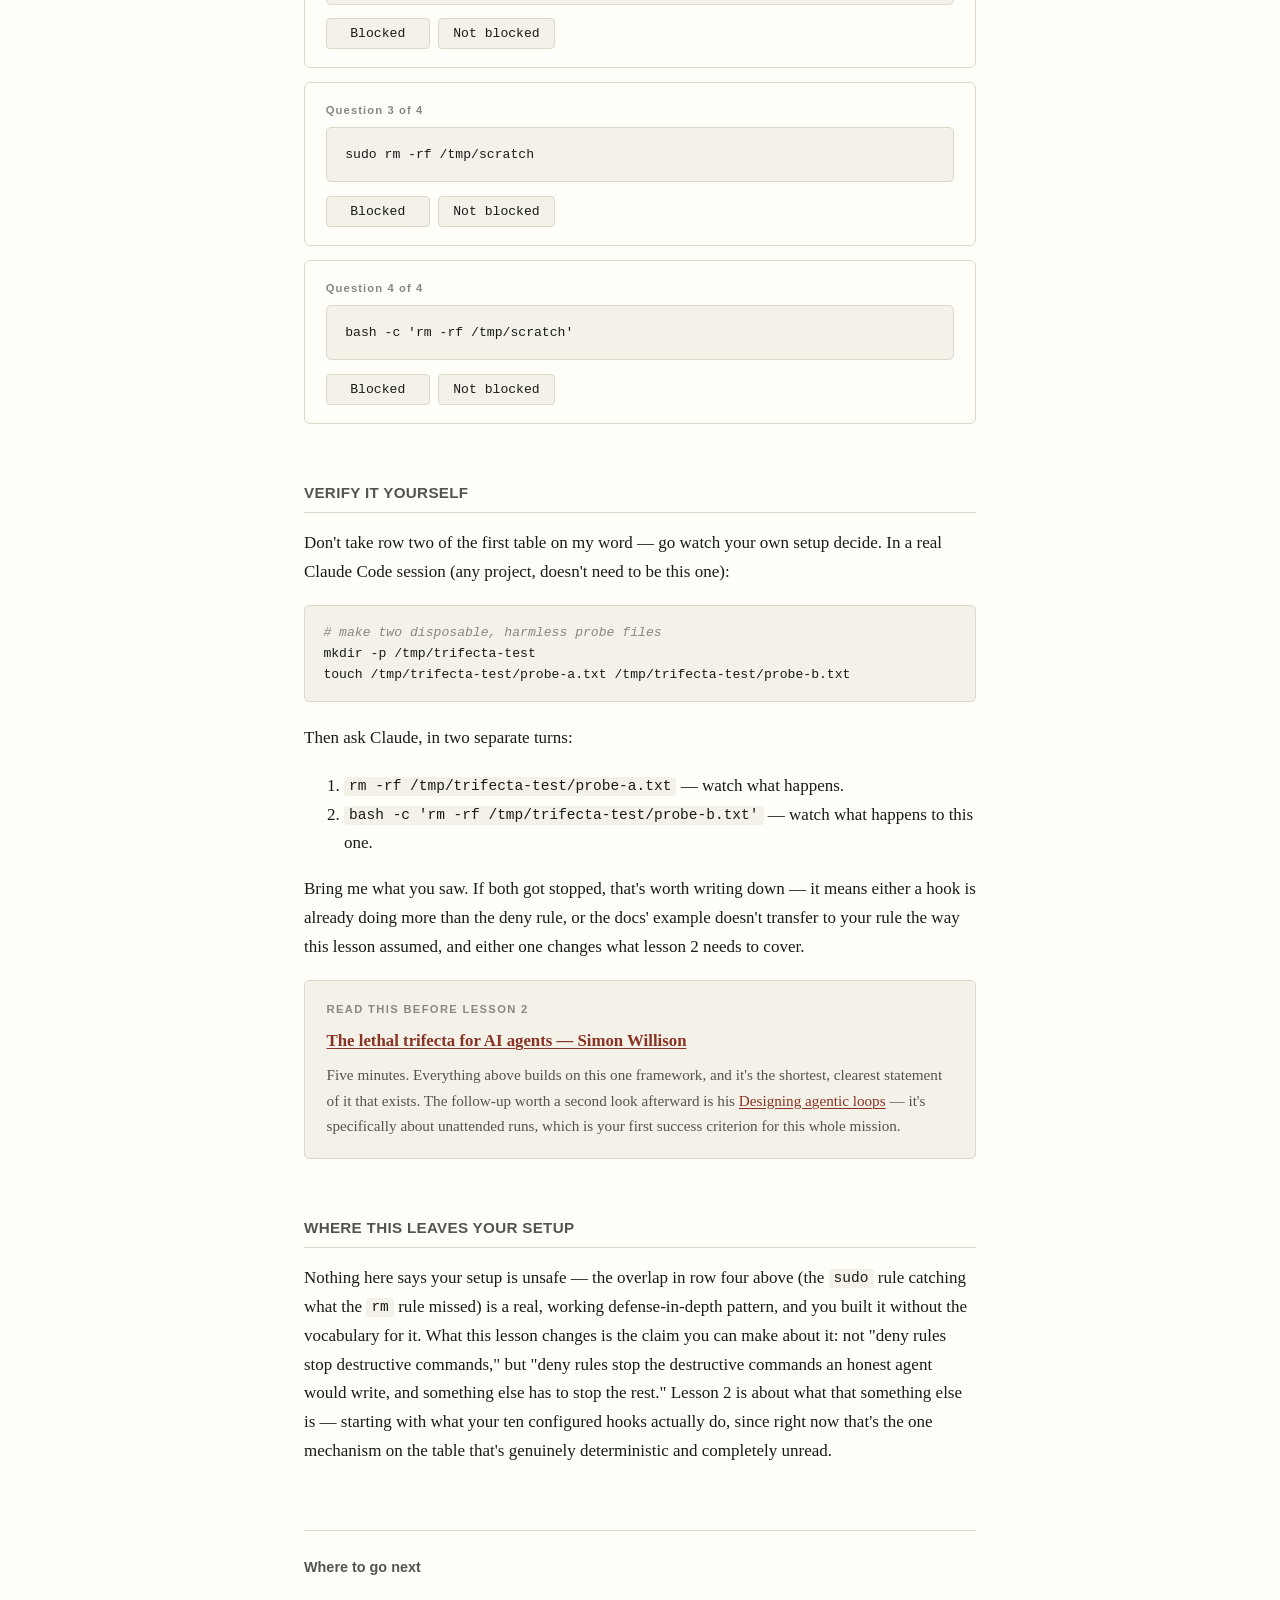
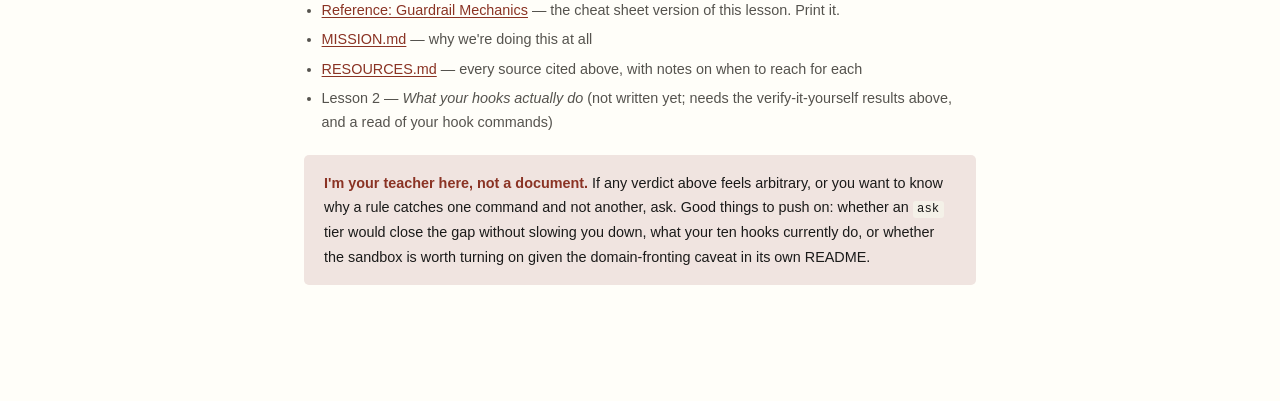
<file: learn/ai-guardrails/lessons/0001-lethal-trifecta.html>
<!doctype html>
<html lang="en">
<head>
<meta charset="utf-8">
<meta name="viewport" content="width=device-width, initial-scale=1">
<title>Lesson 1 · The Lethal Trifecta</title>
<link rel="stylesheet" href="../assets/lesson.css">
<link rel="icon" href="../../../favicon.svg" type="image/svg+xml">
<link rel="icon" href="../../../favicon.ico" sizes="48x48">
<link rel="apple-touch-icon" href="../../../apple-touch-icon.png">
<script src="../../../assets/search.js" defer></script>
</head>
<body>

<header class="masthead">
  <p class="eyebrow">
    <span>AI Guardrails</span><span class="sep">·</span><span>Lesson 01</span>
    <span class="sep">·</span><span>~20 minutes</span>
  </p>
  <h1>The Lethal Trifecta</h1>
  <p class="standfirst">One framework for judging any agent setup, and one file on your
  own machine that turns out not to mean what it looks like it means.</p>
</header>

<p class="lead">Your global <code>CLAUDE.md</code> already denies destructive commands,
blocks reads of secrets, and keeps overnight runs on a disposable branch. That's not
naive — it's several textbook mitigations, arrived at by instinct rather than by name.
This lesson gives the instinct a name, then shows you the one place your setup's
strongest-looking rule is weaker than it reads.</p>

<h2>The shape of the risk</h2>

<p>Security researcher Simon Willison names three conditions that, combined, make an
AI agent dangerous. Break any one of the three and the dangerous combination can't
complete — which is the whole reason the framework is useful: it turns "is this agent
safe?" into "which of the three legs does this setup actually cut?"</p>

<div class="tablewrap">
<table>
  <caption>Willison's three legs, and what each one is in a coding agent specifically.</caption>
  <thead>
    <tr><th>Leg</th><th>Willison's definition</th><th>In a coding agent, this is…</th></tr>
  </thead>
  <tbody>
    <tr>
      <td class="verdict">Private data</td>
      <td>"Access to your private data"</td>
      <td>Your repos, <code>.ssh</code>, <code>.aws</code>, <code>.env</code> files, shell history</td>
    </tr>
    <tr>
      <td class="verdict">Untrusted content</td>
      <td>"Exposure to untrusted content"</td>
      <td>A web fetch result, a GitHub issue's text, an MCP tool's output, a file inside a cloned repo</td>
    </tr>
    <tr>
      <td class="verdict">External communication</td>
      <td>"The ability to externally communicate"</td>
      <td><code>git push</code>, <code>curl</code>, an MCP write call, a Slack or email tool — even a crafted commit message</td>
    </tr>
  </tbody>
</table>
</div>

<div class="callout">
  <span class="label">Willison, in his own words</span>
  <p style="margin-bottom:0">"If your agent combines these three features, an attacker
  can easily trick it into accessing your private data and sending it to that
  attacker." He calls the combination
  <a href="https://simonwillison.net/2025/Jun/16/the-lethal-trifecta/">the lethal
  trifecta</a>, and adds the line worth remembering for every mitigation that follows:
  "We still don't know how to 100% reliably prevent this from happening."</p>
</div>

<h2>What you already cut off</h2>

<p>Run your global rules through the same lens and most of them turn out to be legs of
this triangle, cut deliberately. This is the part worth sitting with for a second: you
built this before you had the name for it.</p>

<div class="tablewrap">
<table>
  <caption>Your CLAUDE.md hard rules, mapped to the trifecta.</caption>
  <thead>
    <tr><th>Your rule</th><th>What it narrows</th><th>Mechanism</th></tr>
  </thead>
  <tbody>
    <tr>
      <td>Secrets: never read/edit <code>.env*</code>, <code>.ssh/</code>, <code>.aws/</code>, <code>*.pem</code>, <code>*.key</code></td>
      <td class="verdict">Private data</td>
      <td>Read/Edit deny rules in <code>settings.json</code></td>
    </tr>
    <tr>
      <td>Scope: one target per session, adjacent problems go to <code>PARKING_LOT.md</code></td>
      <td>Agent's powers, not a leg directly</td>
      <td>Discipline — nothing in tooling enforces this yet</td>
    </tr>
    <tr>
      <td>Overnight runs: worktree + task branch, never main's working tree</td>
      <td class="verdict">Blast radius of external comm.</td>
      <td>Damage is contained to a disposable branch, not prevented</td>
    </tr>
    <tr>
      <td>Git safety: no force-push to main, no rewritten pushed history</td>
      <td class="verdict">External communication, gated</td>
      <td>A human has to push — the agent can prepare, not ship</td>
    </tr>
    <tr>
      <td>WSL boundary: stay in <code>~/</code>, never <code>/mnt/c/</code> unless named</td>
      <td class="verdict">Private data, scoped</td>
      <td>Working-directory boundary</td>
    </tr>
  </tbody>
</table>
</div>

<p>Notice the shape: you've mostly narrowed the <em>data</em> leg and gated the
<em>egress</em> leg. The <em>untrusted content</em> leg — what happens when Claude
reads a GitHub issue, a fetched page, or an MCP tool's output that someone else
controls — isn't addressed by anything above. Neither framework nor your rules make
that leg go away; they just haven't tried to yet. Worth knowing, not yet worth fixing
in this lesson.</p>

<h2>The wall that isn't</h2>

<p>Here's the surprising part. Your deny list includes six variations on stopping
<code>rm -rf</code>. It reads like a wall. Anthropic's own documentation says
otherwise:</p>

<div class="callout">
  <span class="label">Claude Code docs — Configure permissions</span>
  <p style="margin-bottom:0">"A Bash rule matches the command text Claude writes,
  after Claude Code splits compound commands and strips wrappers. It doesn't match the
  same program invoked in a different form, so a deny or ask rule&nbsp;…&nbsp;isn't a
  security boundary around the program." Their own example: <code>Bash(rm *)</code>
  stops <code>rm -rf build/</code> but not <code>/bin/rm -rf build/</code> or
  <code>bash -c 'rm -rf build/'</code>.</p>
</div>

<p>Your rule is <code>Bash(rm -rf *)</code> — same mechanism, same gap. It's matching
<em>the text of the command</em>, not <em>what the command does</em>. Apply the same
logic and the pattern holds:</p>

<div class="tablewrap">
<table>
  <caption>Your deny rule, against four ways to get the same result.</caption>
  <thead><tr><th>Command</th><th>Matches your deny rule?</th><th>Why</th></tr></thead>
  <tbody>
    <tr>
      <td><code>rm -rf /tmp/scratch</code></td>
      <td class="verdict">Blocked</td>
      <td>Literal text match against <code>Bash(rm -rf *)</code></td>
    </tr>
    <tr>
      <td><code>/bin/rm -rf /tmp/scratch</code></td>
      <td class="verdict">Not blocked</td>
      <td>Same program, different text — the rule never sees "rm -rf"</td>
    </tr>
    <tr>
      <td><code>bash -c 'rm -rf /tmp/scratch'</code></td>
      <td class="verdict">Not blocked</td>
      <td>The rule sees <code>bash -c '…'</code>, not <code>rm</code></td>
    </tr>
    <tr>
      <td><code>sudo rm -rf /tmp/scratch</code></td>
      <td class="verdict">Blocked</td>
      <td>Caught anyway — by your separate <code>Bash(sudo *)</code> deny rule</td>
    </tr>
  </tbody>
</table>
</div>

<p>That last row matters as much as the gap does: your rules overlap, so one escape
route doesn't mean an open door. But it does mean the six <code>rm</code> variants in
your deny list are a <strong>speed bump against an honest mistake</strong>, not a
boundary against a model that's been steered by hostile content — which is exactly
what "untrusted content" exposure in the trifecta buys an attacker the chance to do.</p>

<p>This isn't hypothetical. Two separate, dated incidents against real Claude Code
users show the same failure shape landing in practice, months apart:</p>

<div class="tablewrap">
<table>
  <thead><tr><th>Incident</th><th>Date</th><th>What happened</th></tr></thead>
  <tbody>
    <tr>
      <td><a href="https://github.com/anthropics/claude-code/issues/10077">claude-code #10077</a></td>
      <td class="num">Oct 2025</td>
      <td><code>rm -rf</code> run from <code>/</code> deleted the user's own files</td>
    </tr>
    <tr>
      <td><a href="https://github.com/anthropics/claude-code/issues/49129">claude-code #49129</a></td>
      <td class="num">Apr 2026</td>
      <td>Files moved into a directory, then that directory <code>rm -rf</code>'d — ~1,500 files, ~50&nbsp;GB</td>
    </tr>
  </tbody>
</table>
</div>

<h2>So what would actually be a wall</h2>

<p>Not a full lesson yet — just the map, so "advisory" doesn't sound like a dead end.
Three tiers exist, and only the bottom two are code, not pattern-matching:</p>

<div class="tablewrap">
<table>
  <thead><tr><th>Mechanism</th><th>What it is</th><th>Deterministic?</th></tr></thead>
  <tbody>
    <tr>
      <td>Permission rules (allow/deny/ask)</td>
      <td>Pattern match on command text</td>
      <td class="verdict">No — advisory, as shown above</td>
    </tr>
    <tr>
      <td><code>PreToolUse</code> hooks</td>
      <td>Your own code runs before the tool call; exiting 2 blocks it</td>
      <td class="verdict">Yes</td>
    </tr>
    <tr>
      <td>OS-level sandbox</td>
      <td>Process isolation — filesystem and network, via bubblewrap/Seatbelt</td>
      <td class="verdict">Yes, mostly</td>
    </tr>
  </tbody>
</table>
</div>

<p>"Mostly" on the last row because it has a stated limit worth knowing now: "MCP
servers and hooks are separate processes that run unconstrained on the host" — the
sandbox doesn't cover everything that can act on your behalf. Your <code>settings.json</code>
has ten hook events configured, but neither of us has read what they actually do yet.
That's next lesson's material, once we know.</p>

<h2>Retrieval practice — trifecta or not?</h2>

<p>Four scenarios, all things you could plausibly run. For each: does it complete the
trifecta, or is a leg missing?</p>

<div class="quiz" data-options="Safe|Trifecta-complete">
  <ol style="list-style:none;padding:0;margin:0">
    <li class="q"
        data-answer="Safe"
        data-why="Private data access exists (it's editing your repo), but there's no untrusted content in the loop and no egress this session. Missing two of three legs — an attacker has nothing to inject and nowhere to send it.">
      <div class="stem">
        <p>Claude Code edits files in a local repo. No web fetch, no MCP tools, git push disabled for the session.</p>
      </div>
    </li>

    <li class="q"
        data-answer="Trifecta-complete"
        data-why="All three: private data (the repo), untrusted content (the issue text — anyone can write a GitHub issue), and external communication (the push). The issue text is the injection vector; the push is the exfiltration path.">
      <div class="stem">
        <p>Claude Code reads a GitHub issue to triage a bug, writes a fix, commits, and pushes the branch for a PR.</p>
      </div>
    </li>

    <li class="q"
        data-answer="Safe"
        data-why="Untrusted content is present (the README), but there's no private data to steal and no egress path — it's a read-only summary with no repo or credentials in scope. Only one leg out of three.">
      <div class="stem">
        <p>Claude Code fetches a public open-source project's README and summarizes it. No repo access, no write tools.</p>
      </div>
    </li>

    <li class="q"
        data-answer="Trifecta-complete"
        data-why="Your Gmail MCP tools are exactly this shape: private data (your inbox), untrusted content (an email anyone can send you), and external communication (reply/forward). This is the canonical trifecta example in Willison's own writing, and it's live in your tool list today.">
      <div class="stem">
        <p>An MCP mail tool reads an incoming email and can reply or forward on your behalf.</p>
      </div>
    </li>
  </ol>
  <div class="score"></div>
</div>

<h2>Retrieval practice — does the rule catch it?</h2>

<p>Same deny rule as above, <code>Bash(rm -rf *)</code>. Four commands — blocked or
not, from memory:</p>

<div class="quiz" data-options="Blocked|Not blocked">
  <ol style="list-style:none;padding:0;margin:0">
    <li class="q" data-answer="Blocked" data-why="Literal text match — this is exactly what the rule was written to catch.">
      <div class="stem"><pre><code>rm -rf /tmp/scratch</code></pre></div>
    </li>
    <li class="q" data-answer="Not blocked" data-why="Same deletion, different program path. The rule never sees the string &quot;rm -rf&quot;.">
      <div class="stem"><pre><code>/bin/rm -rf /tmp/scratch</code></pre></div>
    </li>
    <li class="q" data-answer="Blocked" data-why="Not by the rm rule — by the separate Bash(sudo *) deny rule, which matches first regardless of what follows.">
      <div class="stem"><pre><code>sudo rm -rf /tmp/scratch</code></pre></div>
    </li>
    <li class="q" data-answer="Not blocked" data-why="The rule sees bash -c '...' as the command text, not rm. Same result, invisible to a text-matching rule.">
      <div class="stem"><pre><code>bash -c 'rm -rf /tmp/scratch'</code></pre></div>
    </li>
  </ol>
  <div class="score"></div>
</div>

<h2>Verify it yourself</h2>

<p>Don't take row two of the first table on my word — go watch your own setup decide.
In a real Claude Code session (any project, doesn't need to be this one):</p>

<pre><code><span class="c"># make two disposable, harmless probe files</span>
mkdir -p /tmp/trifecta-test
touch /tmp/trifecta-test/probe-a.txt /tmp/trifecta-test/probe-b.txt</code></pre>

<p>Then ask Claude, in two separate turns:</p>

<ol>
  <li><code>rm -rf /tmp/trifecta-test/probe-a.txt</code> — watch what happens.</li>
  <li><code>bash -c 'rm -rf /tmp/trifecta-test/probe-b.txt'</code> — watch what happens to this one.</li>
</ol>

<p>Bring me what you saw. If both got stopped, that's worth writing down — it means
either a hook is already doing more than the deny rule, or the docs' example doesn't
transfer to your rule the way this lesson assumed, and either one changes what lesson
2 needs to cover.</p>

<div class="primary-source">
  <span class="label">Read this before lesson 2</span>
  <div class="title"><a href="https://simonwillison.net/2025/Jun/16/the-lethal-trifecta/">The lethal trifecta for AI agents — Simon Willison</a></div>
  <p>Five minutes. Everything above builds on this one framework, and it's the
  shortest, clearest statement of it that exists. The follow-up worth a second look
  afterward is his <a href="https://simonwillison.net/2025/Sep/30/designing-agentic-loops/">Designing
  agentic loops</a> — it's specifically about unattended runs, which is your first
  success criterion for this whole mission.</p>
</div>

<h2>Where this leaves your setup</h2>

<p>Nothing here says your setup is unsafe — the overlap in row four above (the
<code>sudo</code> rule catching what the <code>rm</code> rule missed) is a real,
working defense-in-depth pattern, and you built it without the vocabulary for it.
What this lesson changes is the claim you can make about it: not "deny rules stop
destructive commands," but "deny rules stop the destructive commands an honest agent
would write, and something else has to stop the rest." Lesson 2 is about what that
something else is — starting with what your ten configured hooks actually do, since
right now that's the one mechanism on the table that's genuinely deterministic and
completely unread.</p>

<footer class="lesson-foot">
  <p><strong>Where to go next</strong></p>
  <ul>
    <li><a href="../reference/guardrail-mechanics.html">Reference: Guardrail Mechanics</a> — the cheat sheet version of this lesson. Print it.</li>
    <li><a href="../MISSION.md">MISSION.md</a> — why we're doing this at all</li>
    <li><a href="../RESOURCES.md">RESOURCES.md</a> — every source cited above, with notes on when to reach for each</li>
    <li>Lesson 2 — <em>What your hooks actually do</em> (not written yet; needs the verify-it-yourself results above, and a read of your hook commands)</li>
  </ul>
  <div class="ask">
    <strong>I'm your teacher here, not a document.</strong> If any verdict above feels
    arbitrary, or you want to know why a rule catches one command and not another, ask.
    Good things to push on: whether an <code>ask</code> tier would close the gap without
    slowing you down, what your ten hooks currently do, or whether the sandbox is worth
    turning on given the domain-fronting caveat in its own README.
  </div>
</footer>

<script src="../assets/quiz.js"></script>
</body>
</html>
</file>
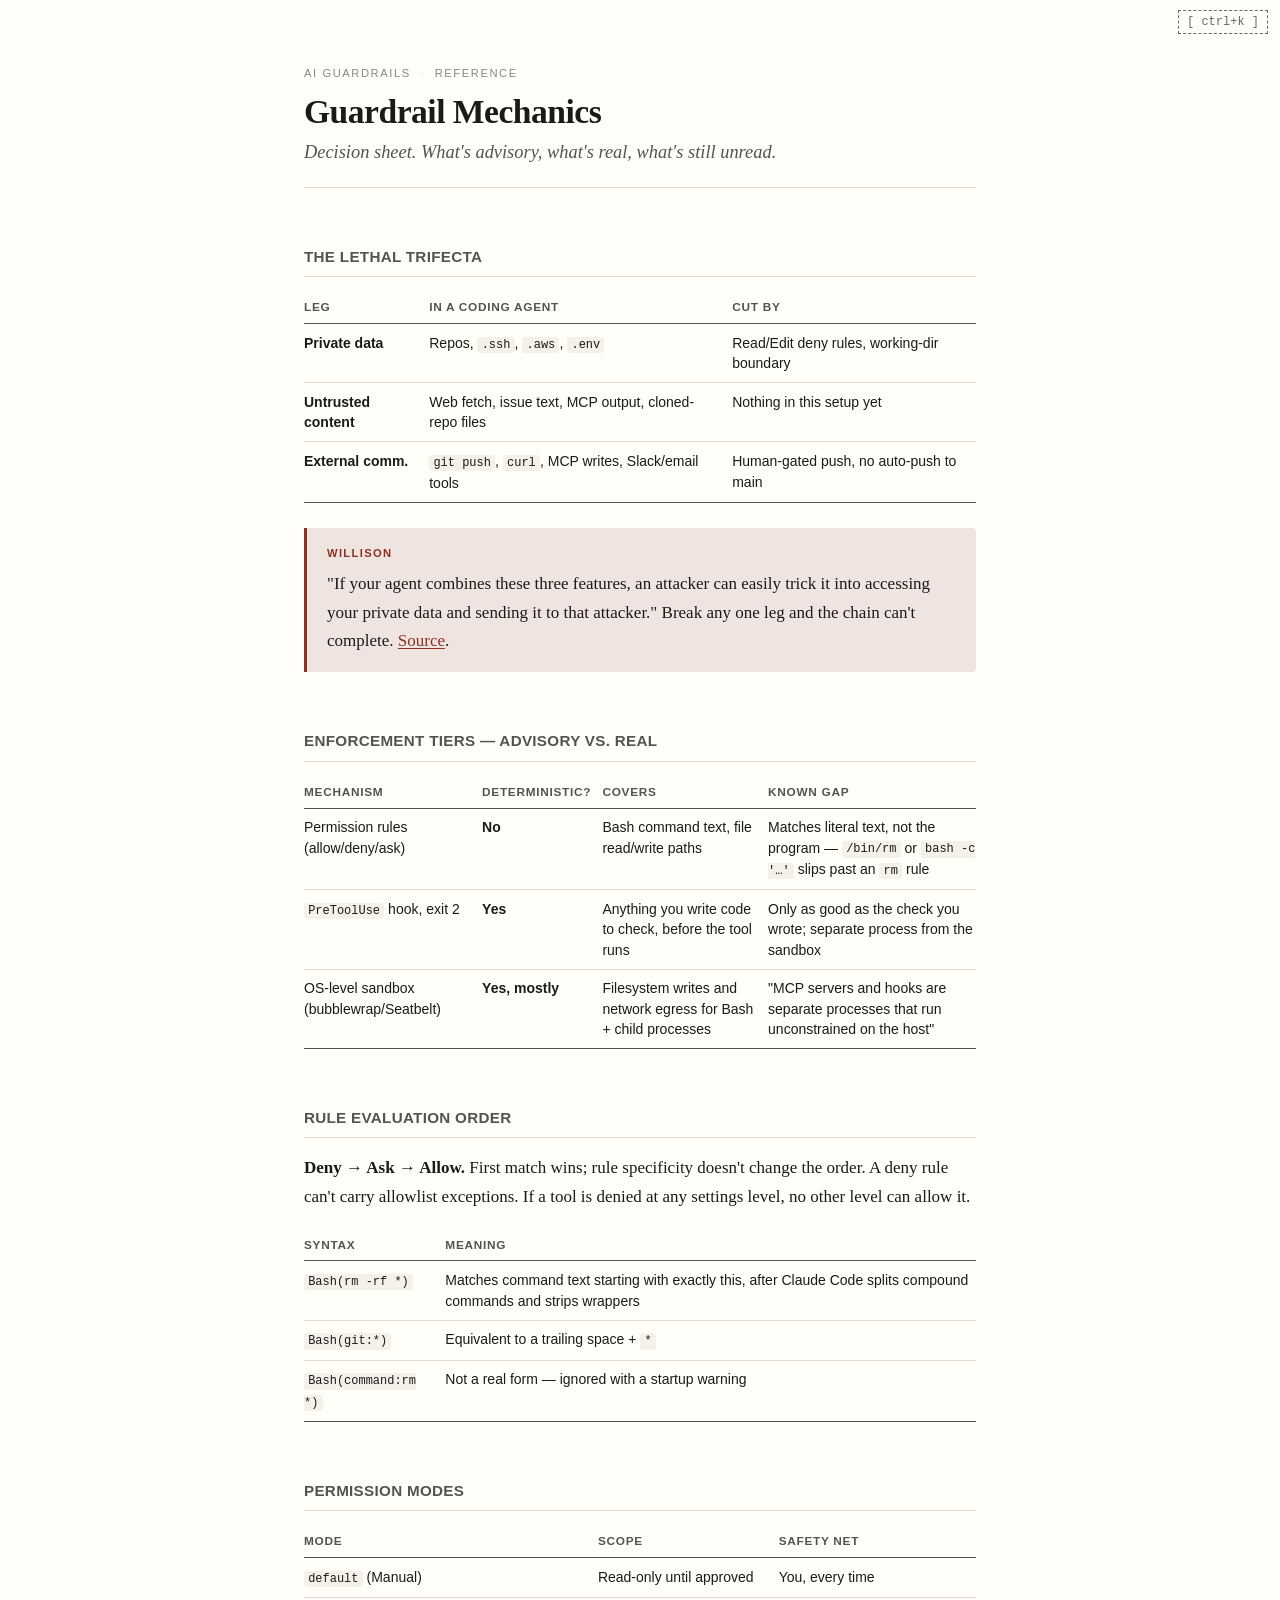
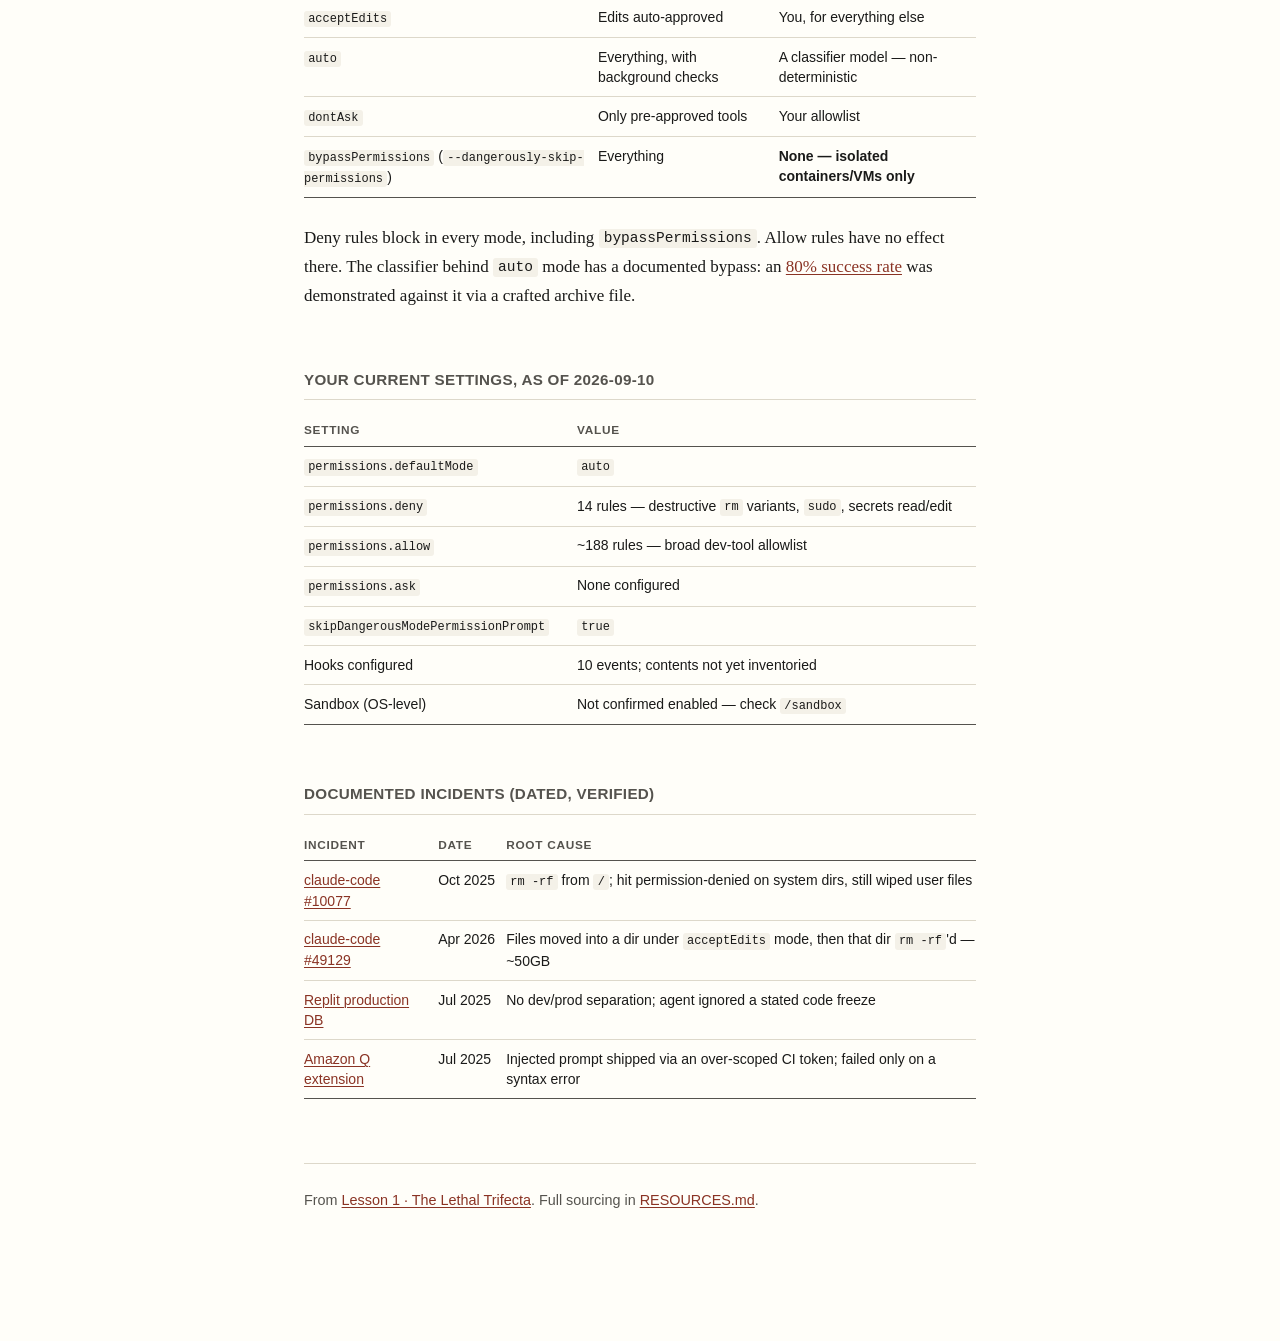
<file: learn/ai-guardrails/reference/guardrail-mechanics.html>
<!doctype html>
<html lang="en">
<head>
<meta charset="utf-8">
<meta name="viewport" content="width=device-width, initial-scale=1">
<title>Reference · Guardrail Mechanics</title>
<link rel="stylesheet" href="../assets/lesson.css">
<link rel="icon" href="../../../favicon.svg" type="image/svg+xml">
<link rel="icon" href="../../../favicon.ico" sizes="48x48">
<link rel="apple-touch-icon" href="../../../apple-touch-icon.png">
<script src="../../../assets/search.js" defer></script>
</head>
<body>

<header class="masthead">
  <p class="eyebrow"><span>AI Guardrails</span><span class="sep">·</span><span>Reference</span></p>
  <h1>Guardrail Mechanics</h1>
  <p class="standfirst">Decision sheet. What's advisory, what's real, what's still unread.</p>
</header>

<h2>The lethal trifecta</h2>

<div class="tablewrap">
<table>
  <thead><tr><th>Leg</th><th>In a coding agent</th><th>Cut by</th></tr></thead>
  <tbody>
    <tr><td class="verdict">Private data</td><td>Repos, <code>.ssh</code>, <code>.aws</code>, <code>.env</code></td><td>Read/Edit deny rules, working-dir boundary</td></tr>
    <tr><td class="verdict">Untrusted content</td><td>Web fetch, issue text, MCP output, cloned-repo files</td><td>Nothing in this setup yet</td></tr>
    <tr><td class="verdict">External comm.</td><td><code>git push</code>, <code>curl</code>, MCP writes, Slack/email tools</td><td>Human-gated push, no auto-push to main</td></tr>
  </tbody>
</table>
</div>

<div class="callout">
  <span class="label">Willison</span>
  <p style="margin-bottom:0">"If your agent combines these three features, an attacker
  can easily trick it into accessing your private data and sending it to that
  attacker." Break any one leg and the chain can't complete.
  <a href="https://simonwillison.net/2025/Jun/16/the-lethal-trifecta/">Source</a>.</p>
</div>

<h2>Enforcement tiers — advisory vs. real</h2>

<div class="tablewrap">
<table>
  <thead><tr><th>Mechanism</th><th>Deterministic?</th><th>Covers</th><th>Known gap</th></tr></thead>
  <tbody>
    <tr>
      <td>Permission rules (allow/deny/ask)</td>
      <td class="verdict">No</td>
      <td>Bash command text, file read/write paths</td>
      <td>Matches literal text, not the program — <code>/bin/rm</code> or <code>bash -c '…'</code> slips past an <code>rm</code> rule</td>
    </tr>
    <tr>
      <td><code>PreToolUse</code> hook, exit 2</td>
      <td class="verdict">Yes</td>
      <td>Anything you write code to check, before the tool runs</td>
      <td>Only as good as the check you wrote; separate process from the sandbox</td>
    </tr>
    <tr>
      <td>OS-level sandbox (bubblewrap/Seatbelt)</td>
      <td class="verdict">Yes, mostly</td>
      <td>Filesystem writes and network egress for Bash + child processes</td>
      <td>"MCP servers and hooks are separate processes that run unconstrained on the host"</td>
    </tr>
  </tbody>
</table>
</div>

<h2>Rule evaluation order</h2>

<p><strong>Deny → Ask → Allow.</strong> First match wins; rule specificity doesn't
change the order. A deny rule can't carry allowlist exceptions. If a tool is denied at
any settings level, no other level can allow it.</p>

<div class="tablewrap">
<table>
  <thead><tr><th>Syntax</th><th>Meaning</th></tr></thead>
  <tbody>
    <tr><td><code>Bash(rm -rf *)</code></td><td>Matches command text starting with exactly this, after Claude Code splits compound commands and strips wrappers</td></tr>
    <tr><td><code>Bash(git:*)</code></td><td>Equivalent to a trailing space + <code>*</code></td></tr>
    <tr><td><code>Bash(command:rm *)</code></td><td>Not a real form — ignored with a startup warning</td></tr>
  </tbody>
</table>
</div>

<h2>Permission modes</h2>

<div class="tablewrap">
<table>
  <thead><tr><th>Mode</th><th>Scope</th><th>Safety net</th></tr></thead>
  <tbody>
    <tr><td><code>default</code> (Manual)</td><td>Read-only until approved</td><td>You, every time</td></tr>
    <tr><td><code>acceptEdits</code></td><td>Edits auto-approved</td><td>You, for everything else</td></tr>
    <tr><td><code>auto</code></td><td>Everything, with background checks</td><td>A classifier model — non-deterministic</td></tr>
    <tr><td><code>dontAsk</code></td><td>Only pre-approved tools</td><td>Your allowlist</td></tr>
    <tr><td><code>bypassPermissions</code> (<code>--dangerously-skip-permissions</code>)</td><td>Everything</td><td class="verdict">None — isolated containers/VMs only</td></tr>
  </tbody>
</table>
</div>

<p>Deny rules block in every mode, including <code>bypassPermissions</code>. Allow
rules have no effect there. The classifier behind <code>auto</code> mode has a
documented bypass: an <a href="https://simonwillison.net/2026/Aug/27/breaking-claude-code-opus-5-auto-mode/">80%
success rate</a> was demonstrated against it via a crafted archive file.</p>

<h2>Your current settings, as of 2026-09-10</h2>

<div class="tablewrap">
<table>
  <thead><tr><th>Setting</th><th>Value</th></tr></thead>
  <tbody>
    <tr><td><code>permissions.defaultMode</code></td><td><code>auto</code></td></tr>
    <tr><td><code>permissions.deny</code></td><td>14 rules — destructive <code>rm</code> variants, <code>sudo</code>, secrets read/edit</td></tr>
    <tr><td><code>permissions.allow</code></td><td>~188 rules — broad dev-tool allowlist</td></tr>
    <tr><td><code>permissions.ask</code></td><td>None configured</td></tr>
    <tr><td><code>skipDangerousModePermissionPrompt</code></td><td><code>true</code></td></tr>
    <tr><td>Hooks configured</td><td>10 events; contents not yet inventoried</td></tr>
    <tr><td>Sandbox (OS-level)</td><td>Not confirmed enabled — check <code>/sandbox</code></td></tr>
  </tbody>
</table>
</div>

<h2>Documented incidents (dated, verified)</h2>

<div class="tablewrap">
<table>
  <thead><tr><th>Incident</th><th>Date</th><th>Root cause</th></tr></thead>
  <tbody>
    <tr><td><a href="https://github.com/anthropics/claude-code/issues/10077">claude-code #10077</a></td><td class="num">Oct 2025</td><td><code>rm -rf</code> from <code>/</code>; hit permission-denied on system dirs, still wiped user files</td></tr>
    <tr><td><a href="https://github.com/anthropics/claude-code/issues/49129">claude-code #49129</a></td><td class="num">Apr 2026</td><td>Files moved into a dir under <code>acceptEdits</code> mode, then that dir <code>rm -rf</code>'d — ~50GB</td></tr>
    <tr><td><a href="https://www.theregister.com/2025/07/21/replit_saastr_vibe_coding_incident/">Replit production DB</a></td><td class="num">Jul 2025</td><td>No dev/prod separation; agent ignored a stated code freeze</td></tr>
    <tr><td><a href="https://aws.amazon.com/security/security-bulletins/AWS-2025-015/">Amazon Q extension</a></td><td class="num">Jul 2025</td><td>Injected prompt shipped via an over-scoped CI token; failed only on a syntax error</td></tr>
  </tbody>
</table>
</div>

<footer class="lesson-foot">
  <p>From <a href="../lessons/0001-lethal-trifecta.html">Lesson 1 · The Lethal Trifecta</a>.
  Full sourcing in <a href="../RESOURCES.md">RESOURCES.md</a>.</p>
</footer>

</body>
</html>
</file>
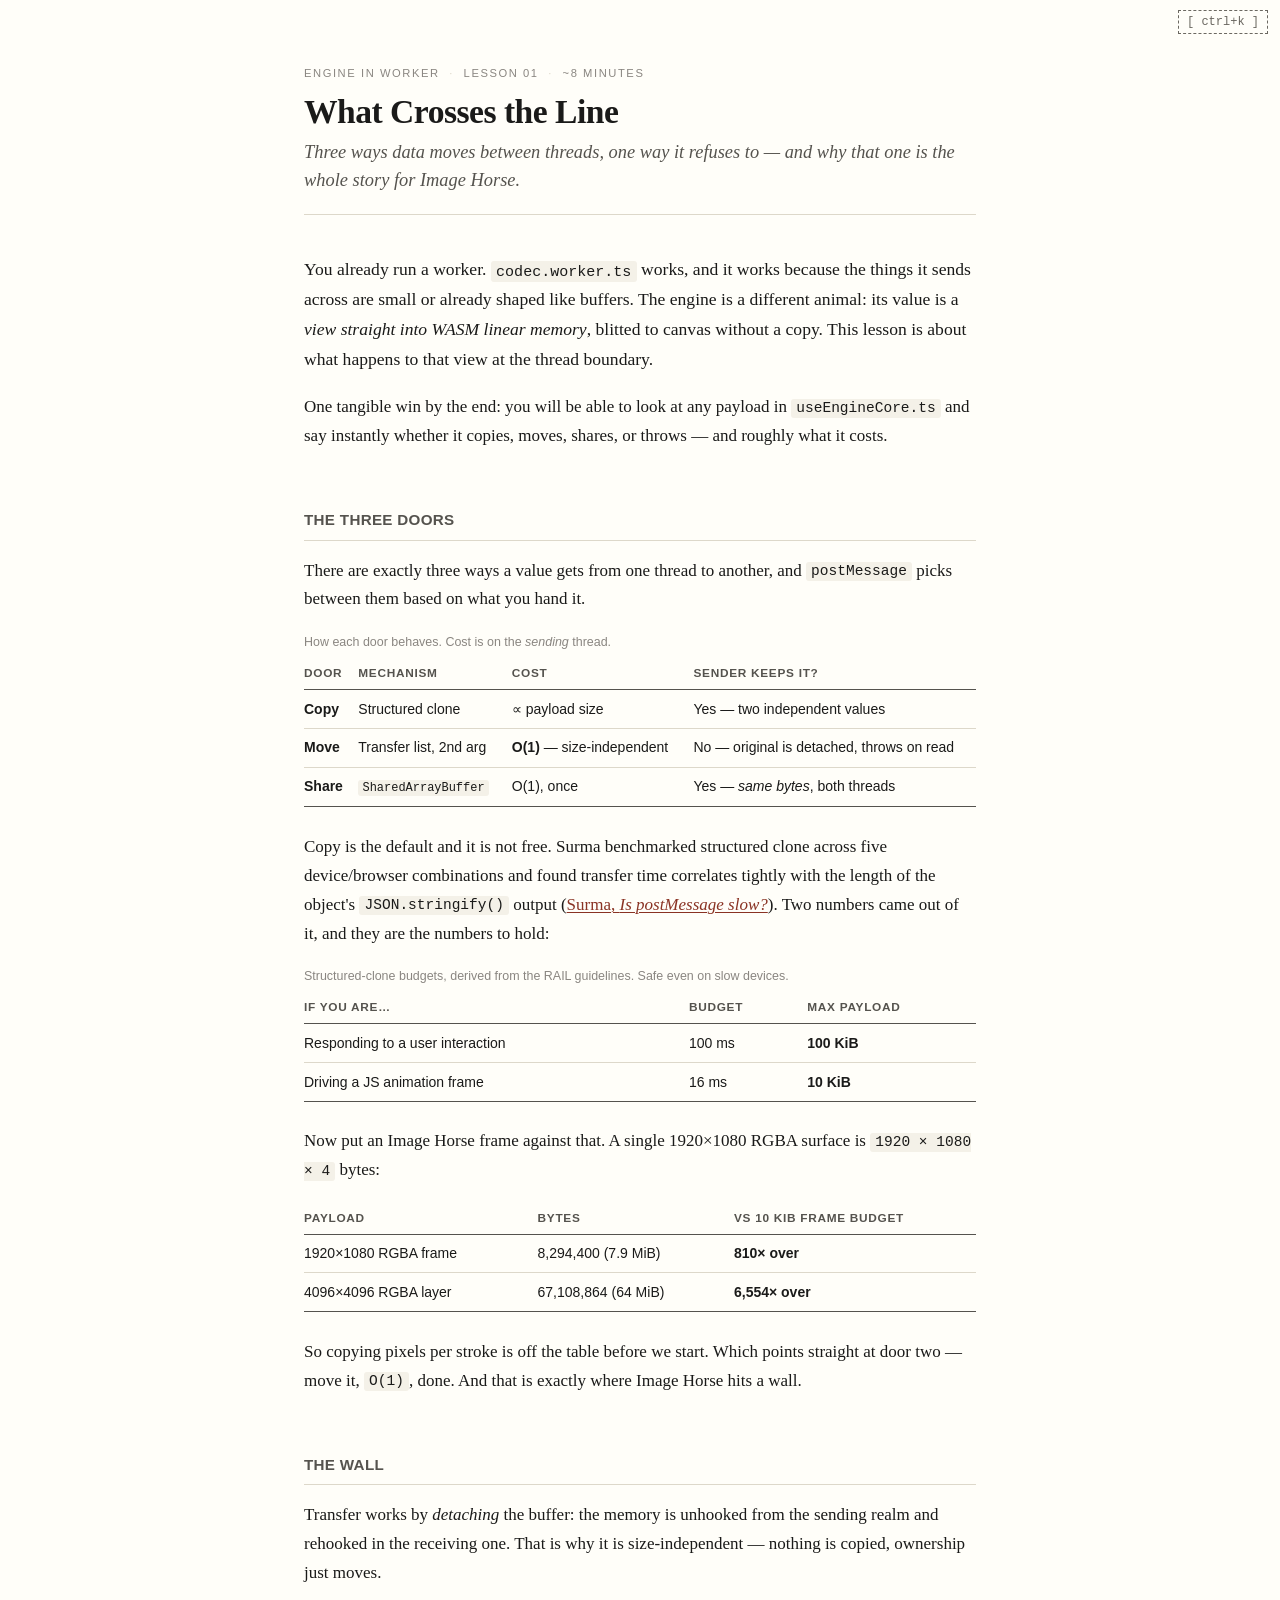
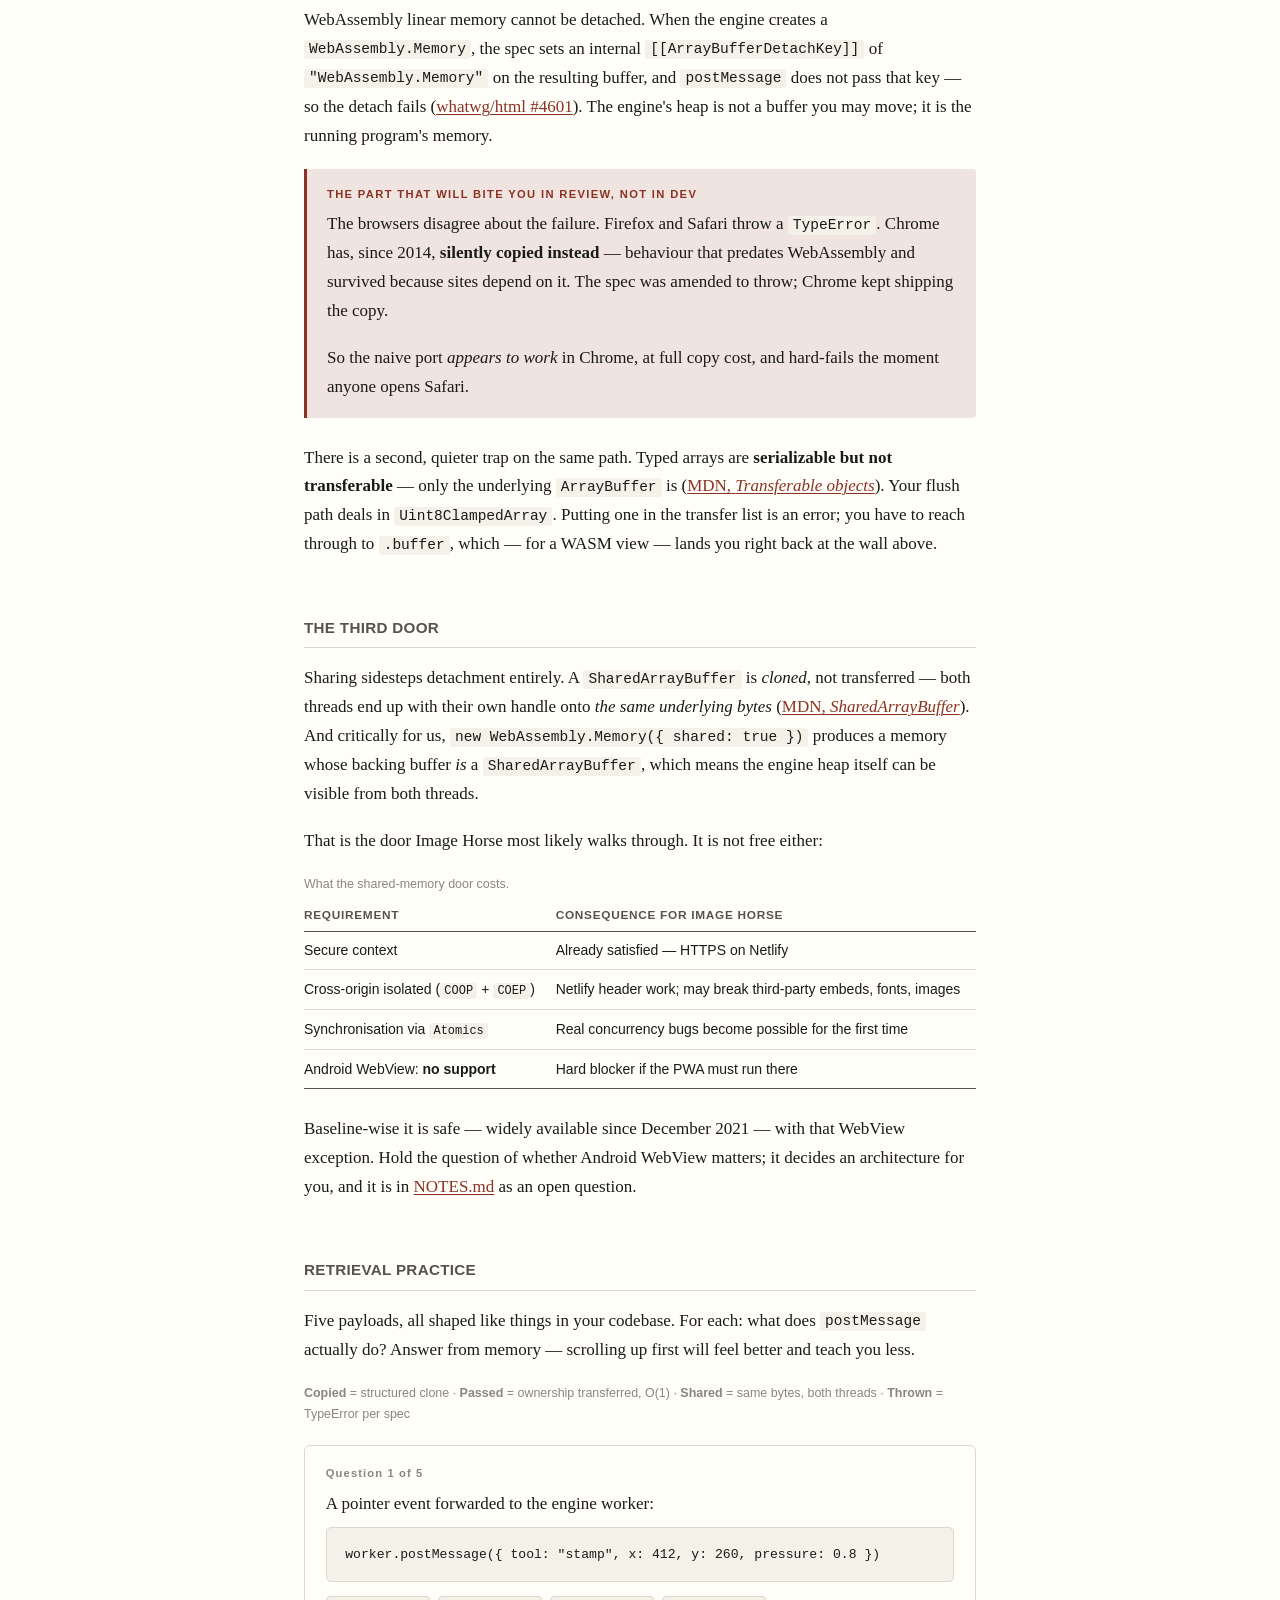
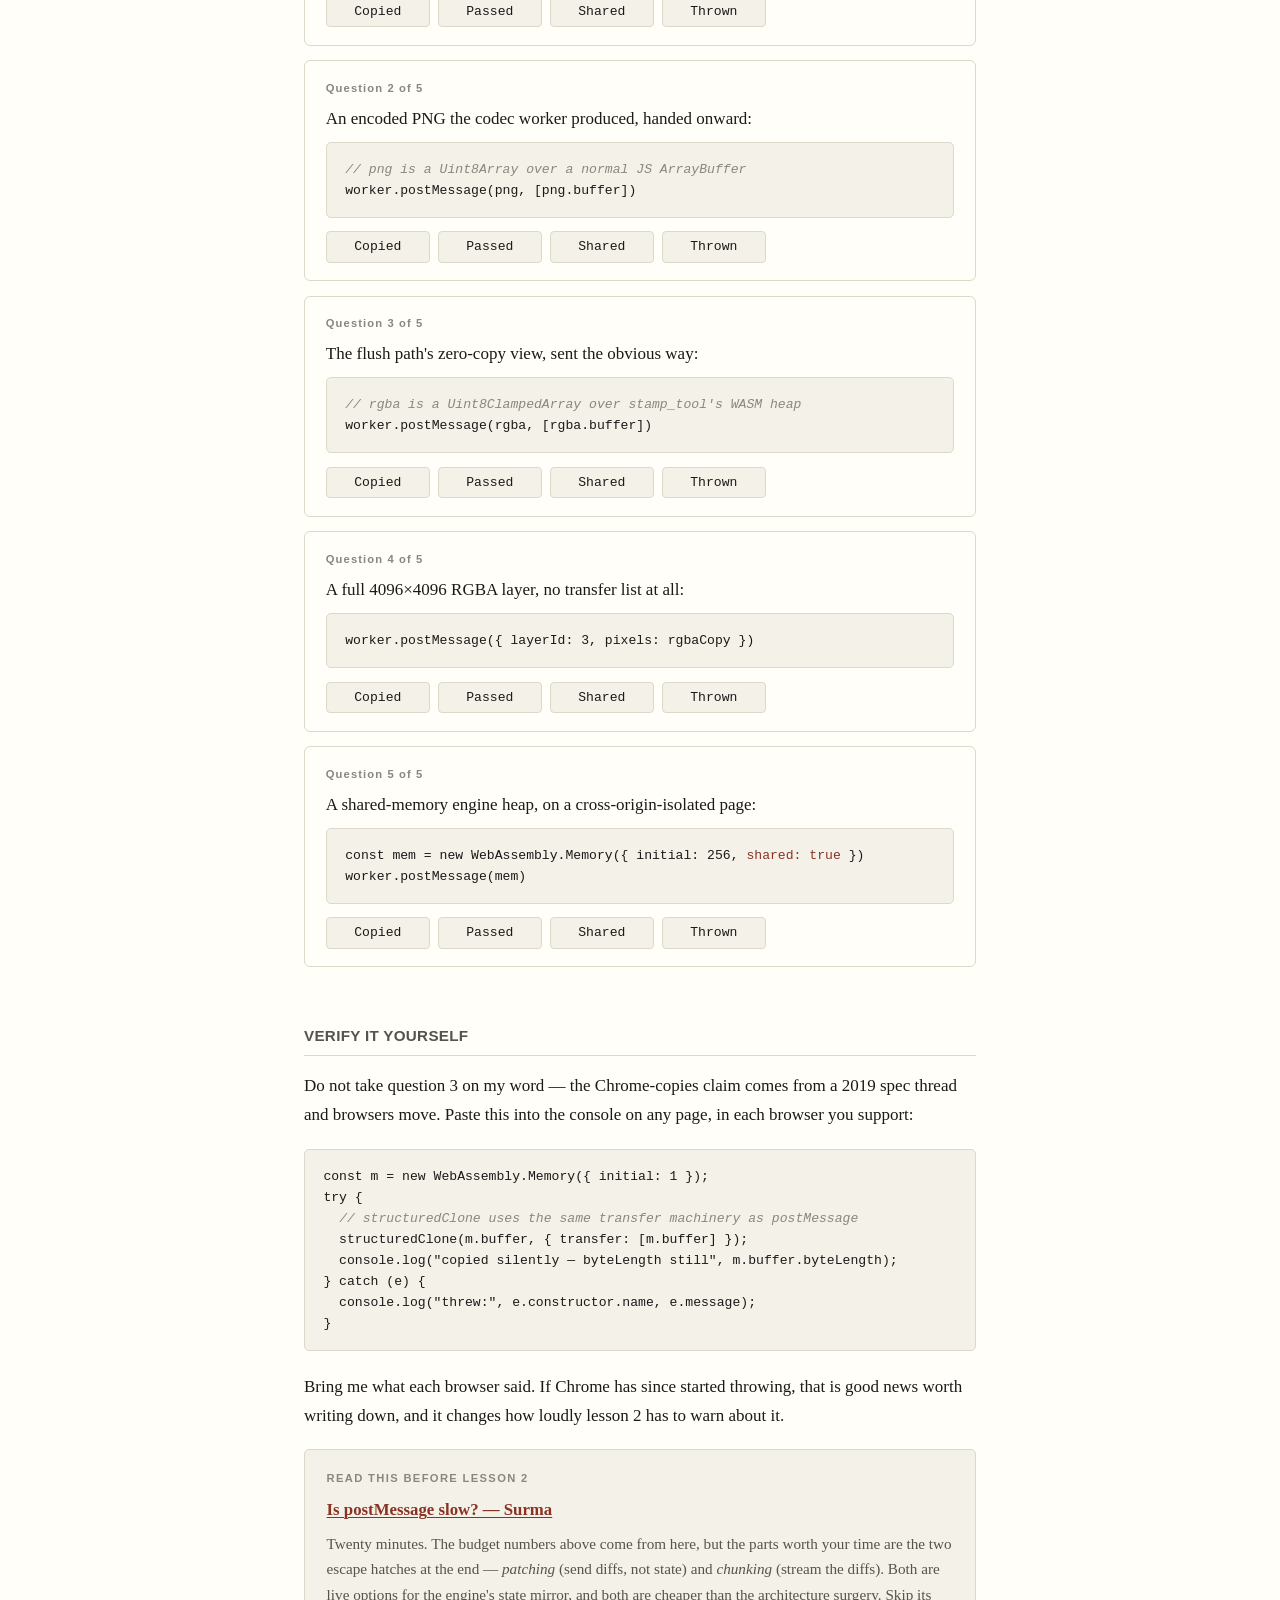
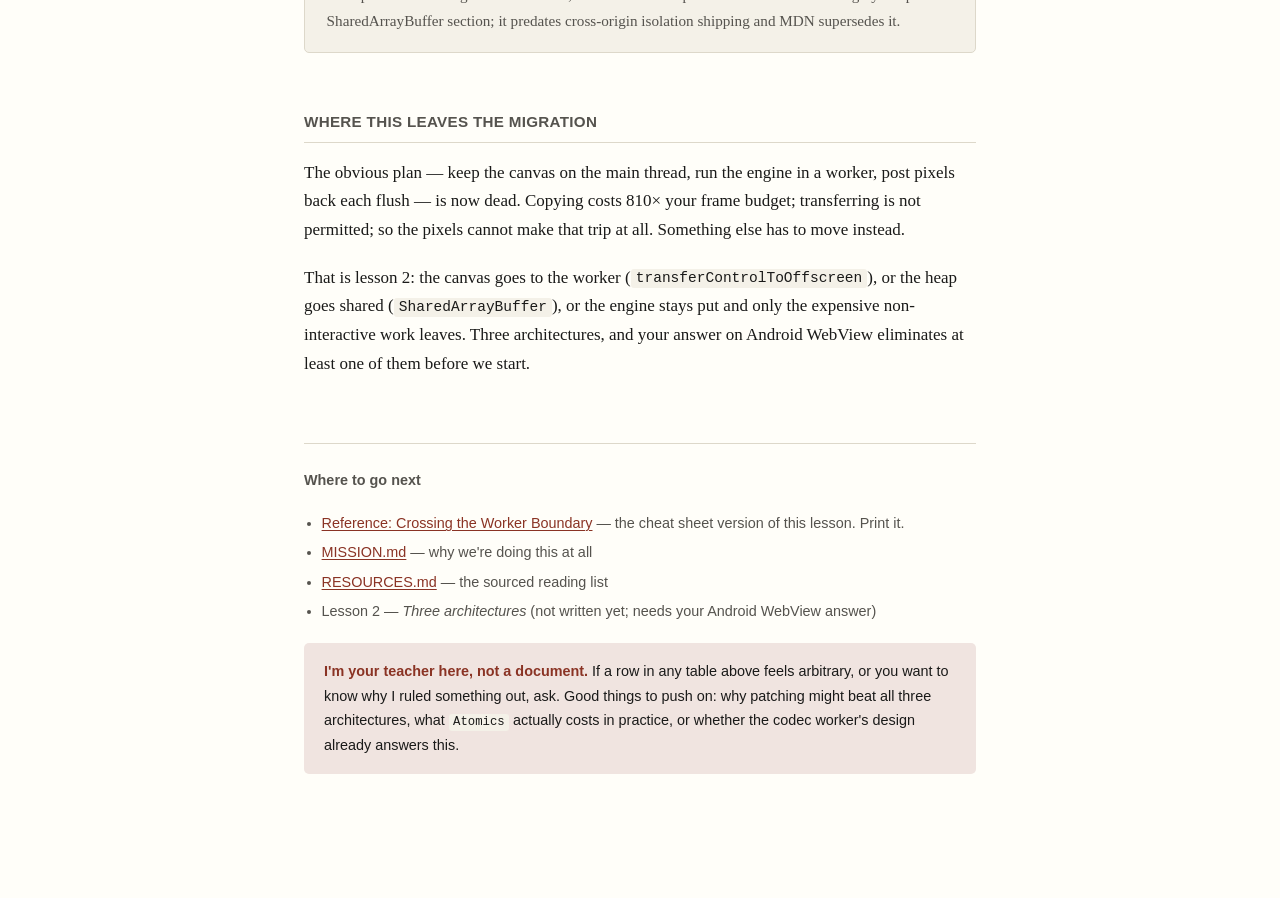
<file: learn/engine-in-worker/lessons/0001-what-crosses-the-line.html>
<!doctype html>
<html lang="en">
<head>
<meta charset="utf-8">
<meta name="viewport" content="width=device-width, initial-scale=1">
<title>Lesson 1 · What Crosses the Line</title>
<link rel="stylesheet" href="../assets/lesson.css">
<link rel="icon" href="../../../favicon.svg" type="image/svg+xml">
<link rel="icon" href="../../../favicon.ico" sizes="48x48">
<link rel="apple-touch-icon" href="../../../apple-touch-icon.png">
<script src="../../../assets/search.js" defer></script>
</head>
<body>

<header class="masthead">
  <p class="eyebrow">
    <span>Engine in Worker</span><span class="sep">·</span><span>Lesson 01</span>
    <span class="sep">·</span><span>~8 minutes</span>
  </p>
  <h1>What Crosses the Line</h1>
  <p class="standfirst">Three ways data moves between threads, one way it refuses to — and
  why that one is the whole story for Image&nbsp;Horse.</p>
</header>

<p class="lead">You already run a worker. <code>codec.worker.ts</code> works, and it works
because the things it sends across are small or already shaped like buffers. The engine is
a different animal: its value is a <em>view straight into WASM linear memory</em>, blitted
to canvas without a copy. This lesson is about what happens to that view at the thread
boundary.</p>

<p>One tangible win by the end: you will be able to look at any payload in
<code>useEngineCore.ts</code> and say instantly whether it copies, moves, shares, or throws
— and roughly what it costs.</p>

<h2>The three doors</h2>

<p>There are exactly three ways a value gets from one thread to another, and
<code>postMessage</code> picks between them based on what you hand it.</p>

<div class="tablewrap">
<table>
  <caption>How each door behaves. Cost is on the <em>sending</em> thread.</caption>
  <thead>
    <tr><th>Door</th><th>Mechanism</th><th>Cost</th><th>Sender keeps it?</th></tr>
  </thead>
  <tbody>
    <tr>
      <td class="verdict">Copy</td>
      <td>Structured clone</td>
      <td class="num">∝ payload size</td>
      <td>Yes — two independent values</td>
    </tr>
    <tr>
      <td class="verdict">Move</td>
      <td>Transfer list, 2nd arg</td>
      <td class="num"><strong>O(1)</strong> — size-independent</td>
      <td>No — original is detached, throws on read</td>
    </tr>
    <tr>
      <td class="verdict">Share</td>
      <td><code>SharedArrayBuffer</code></td>
      <td class="num">O(1), once</td>
      <td>Yes — <em>same bytes</em>, both threads</td>
    </tr>
  </tbody>
</table>
</div>

<p>Copy is the default and it is not free. Surma benchmarked structured clone across five
device/browser combinations and found transfer time correlates tightly with the length of
the object's <code>JSON.stringify()</code> output
(<a href="https://surma.dev/things/is-postmessage-slow/">Surma, <em>Is postMessage
slow?</em></a>). Two numbers came out of it, and they are the numbers to hold:</p>

<div class="tablewrap">
<table>
  <caption>Structured-clone budgets, derived from the RAIL guidelines. Safe even on slow devices.</caption>
  <thead>
    <tr><th>If you are…</th><th>Budget</th><th>Max payload</th></tr>
  </thead>
  <tbody>
    <tr><td>Responding to a user interaction</td><td class="num">100&nbsp;ms</td><td class="num"><strong>100&nbsp;KiB</strong></td></tr>
    <tr><td>Driving a JS animation frame</td><td class="num">16&nbsp;ms</td><td class="num"><strong>10&nbsp;KiB</strong></td></tr>
  </tbody>
</table>
</div>

<p>Now put an Image Horse frame against that. A single 1920×1080 RGBA surface is
<code>1920 × 1080 × 4</code> bytes:</p>

<div class="tablewrap">
<table>
  <thead><tr><th>Payload</th><th>Bytes</th><th>vs 10 KiB frame budget</th></tr></thead>
  <tbody>
    <tr><td>1920×1080 RGBA frame</td><td class="num">8,294,400 (7.9 MiB)</td><td class="num"><strong>810× over</strong></td></tr>
    <tr><td>4096×4096 RGBA layer</td><td class="num">67,108,864 (64 MiB)</td><td class="num"><strong>6,554× over</strong></td></tr>
  </tbody>
</table>
</div>

<p>So copying pixels per stroke is off the table before we start. Which points straight at
door two — move it, <code>O(1)</code>, done. And that is exactly where Image Horse hits a
wall.</p>

<h2>The wall</h2>

<p>Transfer works by <em>detaching</em> the buffer: the memory is unhooked from the sending
realm and rehooked in the receiving one. That is why it is size-independent — nothing is
copied, ownership just moves.</p>

<p>WebAssembly linear memory cannot be detached. When the engine creates a
<code>WebAssembly.Memory</code>, the spec sets an internal
<code>[[ArrayBufferDetachKey]]</code> of <code>"WebAssembly.Memory"</code> on the resulting
buffer, and <code>postMessage</code> does not pass that key — so the detach fails
(<a href="https://github.com/whatwg/html/issues/4601">whatwg/html&nbsp;#4601</a>). The
engine's heap is not a buffer you may move; it is the running program's memory.</p>

<div class="callout">
  <span class="label">The part that will bite you in review, not in dev</span>
  <p>The browsers disagree about the failure. Firefox and Safari throw a
  <code>TypeError</code>. Chrome has, since 2014, <strong>silently copied instead</strong> —
  behaviour that predates WebAssembly and survived because sites depend on it. The spec was
  amended to throw; Chrome kept shipping the copy.</p>
  <p style="margin-bottom:0">So the naive port <em>appears to work</em> in Chrome, at full
  copy cost, and hard-fails the moment anyone opens Safari.</p>
</div>

<p>There is a second, quieter trap on the same path. Typed arrays are <strong>serializable
but not transferable</strong> — only the underlying <code>ArrayBuffer</code> is
(<a href="https://developer.mozilla.org/en-US/docs/Web/API/Web_Workers_API/Transferable_objects">MDN,
<em>Transferable objects</em></a>). Your flush path deals in
<code>Uint8ClampedArray</code>. Putting one in the transfer list is an error; you have to
reach through to <code>.buffer</code>, which — for a WASM view — lands you right back at
the wall above.</p>

<h2>The third door</h2>

<p>Sharing sidesteps detachment entirely. A <code>SharedArrayBuffer</code> is
<em>cloned</em>, not transferred — both threads end up with their own handle onto
<em>the same underlying bytes</em>
(<a href="https://developer.mozilla.org/en-US/docs/Web/JavaScript/Reference/Global_Objects/SharedArrayBuffer">MDN,
<em>SharedArrayBuffer</em></a>). And critically for us,
<code>new WebAssembly.Memory({ shared: true })</code> produces a memory whose backing buffer
<em>is</em> a <code>SharedArrayBuffer</code>, which means the engine heap itself can be
visible from both threads.</p>

<p>That is the door Image Horse most likely walks through. It is not free either:</p>

<div class="tablewrap">
<table>
  <caption>What the shared-memory door costs.</caption>
  <thead><tr><th>Requirement</th><th>Consequence for Image Horse</th></tr></thead>
  <tbody>
    <tr><td>Secure context</td><td>Already satisfied — HTTPS on Netlify</td></tr>
    <tr><td>Cross-origin isolated (<code>COOP</code> + <code>COEP</code>)</td><td>Netlify header work; may break third-party embeds, fonts, images</td></tr>
    <tr><td>Synchronisation via <code>Atomics</code></td><td>Real concurrency bugs become possible for the first time</td></tr>
    <tr><td>Android WebView: <strong>no support</strong></td><td>Hard blocker if the PWA must run there</td></tr>
  </tbody>
</table>
</div>

<p>Baseline-wise it is safe — widely available since December 2021 — with that WebView
exception. Hold the question of whether Android WebView matters; it decides an architecture
for you, and it is in <a href="../NOTES.md">NOTES.md</a> as an open question.</p>

<h2>Retrieval practice</h2>

<p>Five payloads, all shaped like things in your codebase. For each: what does
<code>postMessage</code> actually do? Answer from memory — scrolling up first will feel
better and teach you less.</p>

<div class="quiz" data-options="Copied|Passed|Shared|Thrown">
  <p class="quiz-scale"><strong>Copied</strong> = structured clone · <strong>Passed</strong>
  = ownership transferred, O(1) · <strong>Shared</strong> = same bytes, both threads ·
  <strong>Thrown</strong> = TypeError per spec</p>

  <ol style="list-style:none;padding:0;margin:0">
    <li class="q"
        data-answer="Copied"
        data-why="Structured clone, and completely fine. This is a few dozen bytes — four orders of magnitude under the 100 KiB interaction budget. Not everything needs to be clever.">
      <div class="stem">
        <p>A pointer event forwarded to the engine worker:</p>
<pre><code>worker.postMessage({ tool: "stamp", x: 412, y: 260, pressure: 0.8 })</code></pre>
      </div>
    </li>

    <li class="q"
        data-answer="Passed"
        data-why="A JS-allocated ArrayBuffer is the textbook transferable. Note the reach-through to .buffer — passing png itself in the transfer list would be an error, since typed arrays are serializable but not transferable. After this line png.byteLength is 0.">
      <div class="stem">
        <p>An encoded PNG the codec worker produced, handed onward:</p>
<pre><code><span class="c">// png is a Uint8Array over a normal JS ArrayBuffer</span>
worker.postMessage(png, [png.buffer])</code></pre>
      </div>
    </li>

    <li class="q"
        data-answer="Thrown"
        data-why="This is the wall. The view points into stamp_tool's linear memory, whose buffer carries [[ArrayBufferDetachKey]] = &quot;WebAssembly.Memory&quot; and cannot be detached. Firefox and Safari throw a TypeError. Chrome silently copies all 7.9 MiB instead — which is why this bug ships.">
      <div class="stem">
        <p>The flush path's zero-copy view, sent the obvious way:</p>
<pre><code><span class="c">// rgba is a Uint8ClampedArray over stamp_tool's WASM heap</span>
worker.postMessage(rgba, [rgba.buffer])</code></pre>
      </div>
    </li>

    <li class="q"
        data-answer="Copied"
        data-why="Legal, and ruinous. Nothing throws — structured clone handles typed arrays happily. It just duplicates 64 MiB, blocking the sender during serialize and the receiver during deserialize. 'It works' and 'it is viable' are different claims.">
      <div class="stem">
        <p>A full 4096×4096 RGBA layer, no transfer list at all:</p>
<pre><code>worker.postMessage({ layerId: 3, pixels: rgbaCopy })</code></pre>
      </div>
    </li>

    <li class="q"
        data-answer="Shared"
        data-why="With shared: true the backing buffer is a SharedArrayBuffer, so both threads read and write the same bytes — no copy, no detach, no ownership handoff. Requires cross-origin isolation, and now you own the synchronisation problem.">
      <div class="stem">
        <p>A shared-memory engine heap, on a cross-origin-isolated page:</p>
<pre><code>const mem = new WebAssembly.Memory({ initial: 256, <span class="k">shared: true</span> })
worker.postMessage(mem)</code></pre>
      </div>
    </li>
  </ol>

  <div class="score"></div>
</div>

<h2>Verify it yourself</h2>

<p>Do not take question 3 on my word — the Chrome-copies claim comes from a 2019 spec
thread and browsers move. Paste this into the console on any page, in each browser you
support:</p>

<pre><code>const m = new WebAssembly.Memory({ initial: 1 });
try {
  <span class="c">// structuredClone uses the same transfer machinery as postMessage</span>
  structuredClone(m.buffer, { transfer: [m.buffer] });
  console.log("copied silently — byteLength still", m.buffer.byteLength);
} catch (e) {
  console.log("threw:", e.constructor.name, e.message);
}</code></pre>

<p>Bring me what each browser said. If Chrome has since started throwing, that is good news
worth writing down, and it changes how loudly lesson 2 has to warn about it.</p>

<div class="primary-source">
  <span class="label">Read this before lesson 2</span>
  <div class="title"><a href="https://surma.dev/things/is-postmessage-slow/">Is postMessage slow? — Surma</a></div>
  <p>Twenty minutes. The budget numbers above come from here, but the parts worth your time
  are the two escape hatches at the end — <em>patching</em> (send diffs, not state) and
  <em>chunking</em> (stream the diffs). Both are live options for the engine's state mirror,
  and both are cheaper than the architecture surgery. Skip its SharedArrayBuffer section;
  it predates cross-origin isolation shipping and MDN supersedes it.</p>
</div>

<h2>Where this leaves the migration</h2>

<p>The obvious plan — keep the canvas on the main thread, run the engine in a worker, post
pixels back each flush — is now dead. Copying costs 810× your frame budget; transferring is
not permitted; so the pixels cannot make that trip at all. Something else has to move
instead.</p>

<p>That is lesson 2: the canvas goes to the worker (<code>transferControlToOffscreen</code>),
or the heap goes shared (<code>SharedArrayBuffer</code>), or the engine stays put and only
the expensive non-interactive work leaves. Three architectures, and your answer on Android
WebView eliminates at least one of them before we start.</p>

<footer class="lesson-foot">
  <p><strong>Where to go next</strong></p>
  <ul>
    <li><a href="../reference/boundary-crossing.html">Reference: Crossing the Worker Boundary</a> — the cheat sheet version of this lesson. Print it.</li>
    <li><a href="../MISSION.md">MISSION.md</a> — why we're doing this at all</li>
    <li><a href="../RESOURCES.md">RESOURCES.md</a> — the sourced reading list</li>
    <li>Lesson 2 — <em>Three architectures</em> (not written yet; needs your Android WebView answer)</li>
  </ul>
  <div class="ask">
    <strong>I'm your teacher here, not a document.</strong> If a row in any table above feels
    arbitrary, or you want to know why I ruled something out, ask. Good things to push on:
    why patching might beat all three architectures, what <code>Atomics</code> actually costs
    in practice, or whether the codec worker's design already answers this.
  </div>
</footer>

<script src="../assets/quiz.js"></script>
</body>
</html>
</file>
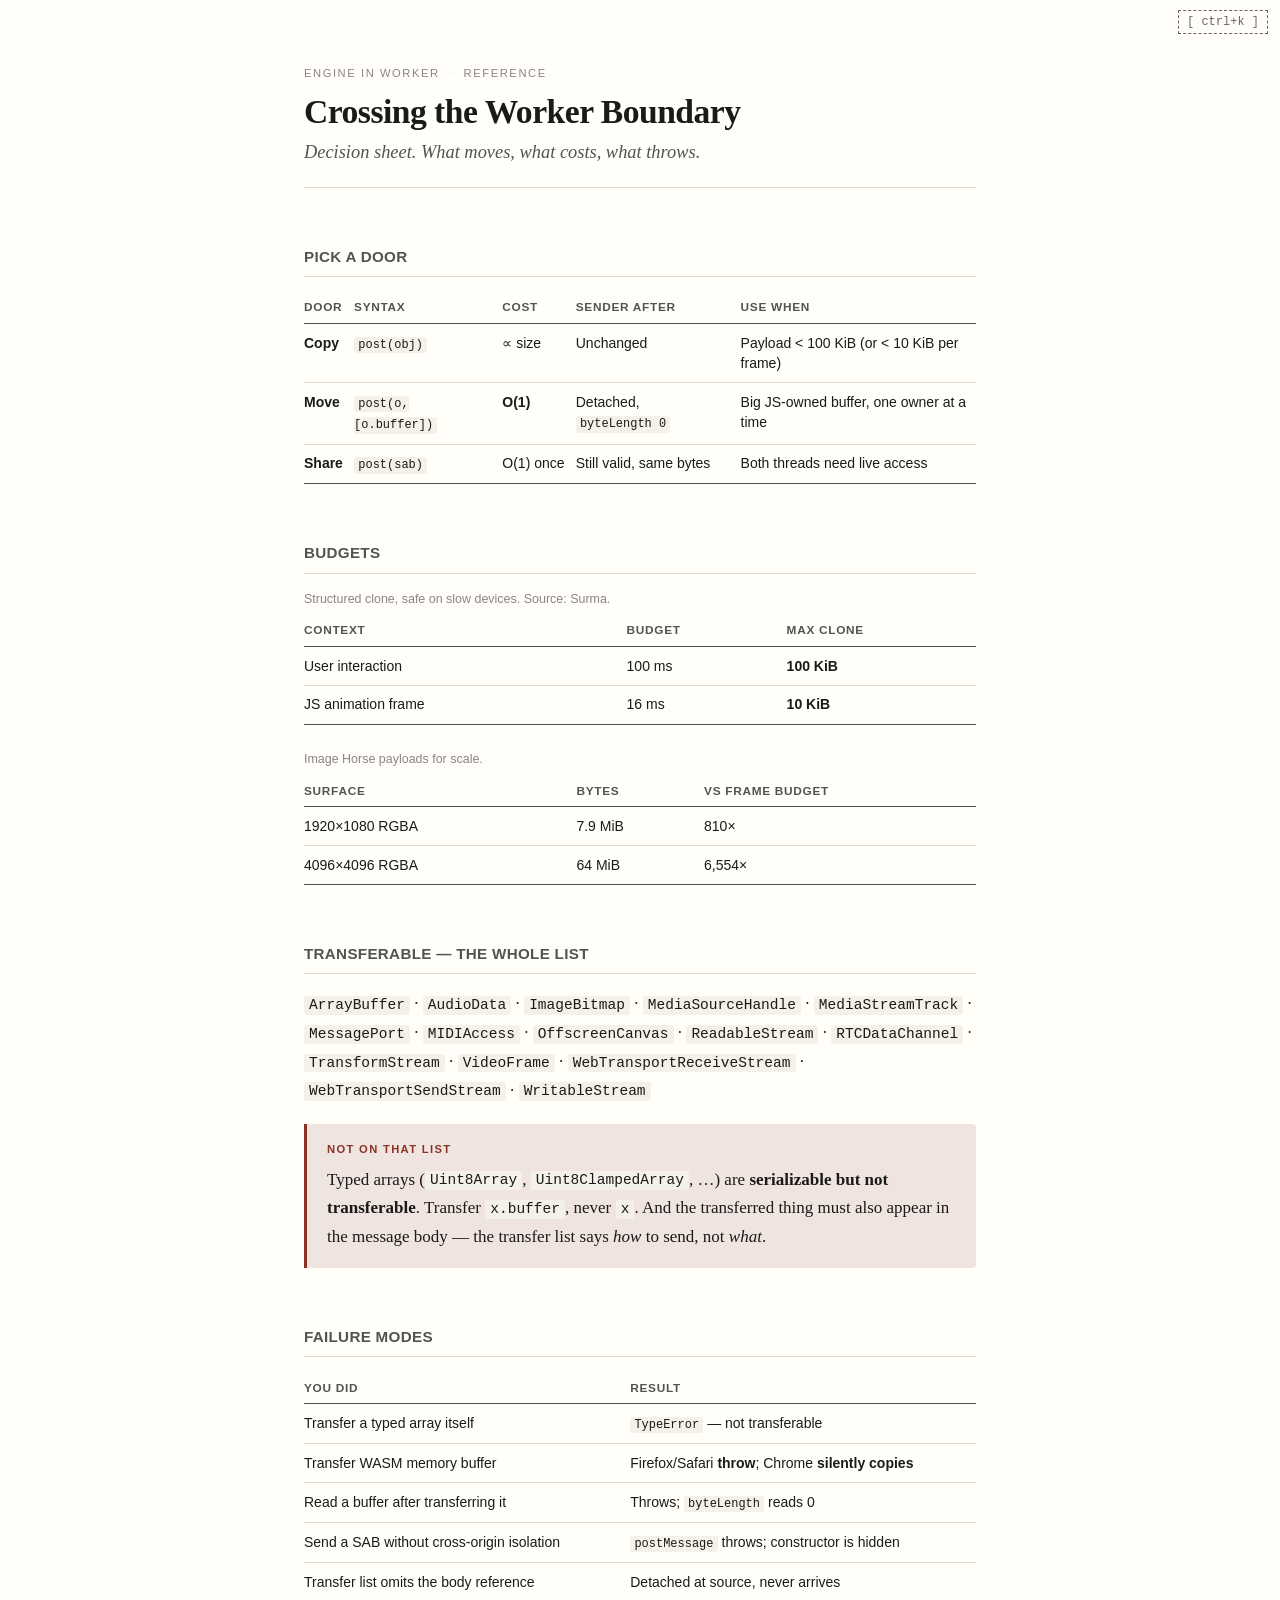
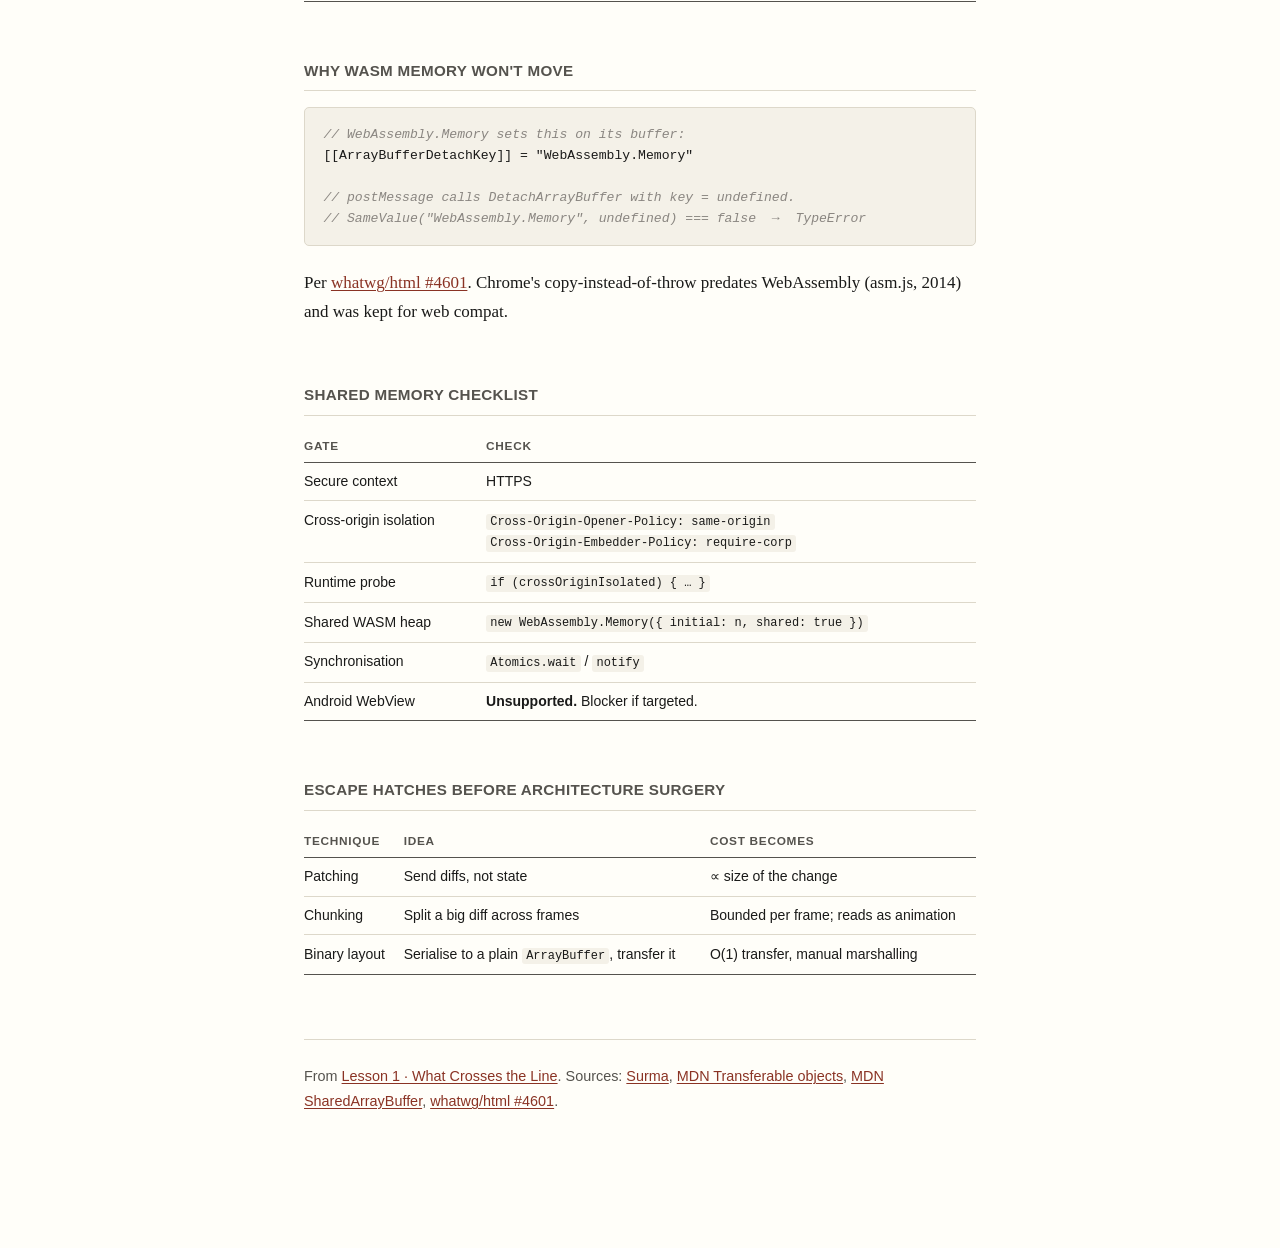
<file: learn/engine-in-worker/reference/boundary-crossing.html>
<!doctype html>
<html lang="en">
<head>
<meta charset="utf-8">
<meta name="viewport" content="width=device-width, initial-scale=1">
<title>Reference · Crossing the Worker Boundary</title>
<link rel="stylesheet" href="../assets/lesson.css">
<link rel="icon" href="../../../favicon.svg" type="image/svg+xml">
<link rel="icon" href="../../../favicon.ico" sizes="48x48">
<link rel="apple-touch-icon" href="../../../apple-touch-icon.png">
<script src="../../../assets/search.js" defer></script>
</head>
<body>

<header class="masthead">
  <p class="eyebrow"><span>Engine in Worker</span><span class="sep">·</span><span>Reference</span></p>
  <h1>Crossing the Worker Boundary</h1>
  <p class="standfirst">Decision sheet. What moves, what costs, what throws.</p>
</header>

<h2>Pick a door</h2>

<div class="tablewrap">
<table>
  <thead>
    <tr><th>Door</th><th>Syntax</th><th>Cost</th><th>Sender after</th><th>Use when</th></tr>
  </thead>
  <tbody>
    <tr>
      <td class="verdict">Copy</td>
      <td><code>post(obj)</code></td>
      <td class="num">∝ size</td>
      <td>Unchanged</td>
      <td>Payload &lt; 100 KiB (or &lt; 10 KiB per frame)</td>
    </tr>
    <tr>
      <td class="verdict">Move</td>
      <td><code>post(o, [o.buffer])</code></td>
      <td class="num"><strong>O(1)</strong></td>
      <td>Detached, <code>byteLength&nbsp;0</code></td>
      <td>Big JS-owned buffer, one owner at a time</td>
    </tr>
    <tr>
      <td class="verdict">Share</td>
      <td><code>post(sab)</code></td>
      <td class="num">O(1) once</td>
      <td>Still valid, same bytes</td>
      <td>Both threads need live access</td>
    </tr>
  </tbody>
</table>
</div>

<h2>Budgets</h2>

<div class="tablewrap">
<table>
  <caption>Structured clone, safe on slow devices. Source: Surma.</caption>
  <thead><tr><th>Context</th><th>Budget</th><th>Max clone</th></tr></thead>
  <tbody>
    <tr><td>User interaction</td><td class="num">100 ms</td><td class="num"><strong>100 KiB</strong></td></tr>
    <tr><td>JS animation frame</td><td class="num">16 ms</td><td class="num"><strong>10 KiB</strong></td></tr>
  </tbody>
</table>
</div>

<div class="tablewrap">
<table>
  <caption>Image Horse payloads for scale.</caption>
  <thead><tr><th>Surface</th><th>Bytes</th><th>vs frame budget</th></tr></thead>
  <tbody>
    <tr><td>1920×1080 RGBA</td><td class="num">7.9 MiB</td><td class="num">810×</td></tr>
    <tr><td>4096×4096 RGBA</td><td class="num">64 MiB</td><td class="num">6,554×</td></tr>
  </tbody>
</table>
</div>

<h2>Transferable — the whole list</h2>

<p><code>ArrayBuffer</code> · <code>AudioData</code> · <code>ImageBitmap</code> ·
<code>MediaSourceHandle</code> · <code>MediaStreamTrack</code> · <code>MessagePort</code> ·
<code>MIDIAccess</code> · <code>OffscreenCanvas</code> · <code>ReadableStream</code> ·
<code>RTCDataChannel</code> · <code>TransformStream</code> · <code>VideoFrame</code> ·
<code>WebTransportReceiveStream</code> · <code>WebTransportSendStream</code> ·
<code>WritableStream</code></p>

<div class="callout">
  <span class="label">Not on that list</span>
  <p style="margin-bottom:0">Typed arrays (<code>Uint8Array</code>,
  <code>Uint8ClampedArray</code>, …) are <strong>serializable but not transferable</strong>.
  Transfer <code>x.buffer</code>, never <code>x</code>. And the transferred thing must also
  appear in the message body — the transfer list says <em>how</em> to send, not <em>what</em>.</p>
</div>

<h2>Failure modes</h2>

<div class="tablewrap">
<table>
  <thead><tr><th>You did</th><th>Result</th></tr></thead>
  <tbody>
    <tr><td>Transfer a typed array itself</td><td><code>TypeError</code> — not transferable</td></tr>
    <tr><td>Transfer WASM memory buffer</td><td>Firefox/Safari <strong>throw</strong>; Chrome <strong>silently copies</strong></td></tr>
    <tr><td>Read a buffer after transferring it</td><td>Throws; <code>byteLength</code> reads 0</td></tr>
    <tr><td>Send a SAB without cross-origin isolation</td><td><code>postMessage</code> throws; constructor is hidden</td></tr>
    <tr><td>Transfer list omits the body reference</td><td>Detached at source, never arrives</td></tr>
  </tbody>
</table>
</div>

<h2>Why WASM memory won't move</h2>

<pre><code><span class="c">// WebAssembly.Memory sets this on its buffer:</span>
[[ArrayBufferDetachKey]] = "WebAssembly.Memory"

<span class="c">// postMessage calls DetachArrayBuffer with key = undefined.</span>
<span class="c">// SameValue("WebAssembly.Memory", undefined) === false  →  TypeError</span></code></pre>

<p>Per <a href="https://github.com/whatwg/html/issues/4601">whatwg/html #4601</a>. Chrome's
copy-instead-of-throw predates WebAssembly (asm.js, 2014) and was kept for web compat.</p>

<h2>Shared memory checklist</h2>

<div class="tablewrap">
<table>
  <thead><tr><th>Gate</th><th>Check</th></tr></thead>
  <tbody>
    <tr><td>Secure context</td><td>HTTPS</td></tr>
    <tr><td>Cross-origin isolation</td><td><code>Cross-Origin-Opener-Policy: same-origin</code><br><code>Cross-Origin-Embedder-Policy: require-corp</code></td></tr>
    <tr><td>Runtime probe</td><td><code>if (crossOriginIsolated) { … }</code></td></tr>
    <tr><td>Shared WASM heap</td><td><code>new WebAssembly.Memory({ initial: n, shared: true })</code></td></tr>
    <tr><td>Synchronisation</td><td><code>Atomics.wait</code> / <code>notify</code></td></tr>
    <tr><td>Android WebView</td><td><strong>Unsupported.</strong> Blocker if targeted.</td></tr>
  </tbody>
</table>
</div>

<h2>Escape hatches before architecture surgery</h2>

<div class="tablewrap">
<table>
  <thead><tr><th>Technique</th><th>Idea</th><th>Cost becomes</th></tr></thead>
  <tbody>
    <tr><td>Patching</td><td>Send diffs, not state</td><td>∝ size of the change</td></tr>
    <tr><td>Chunking</td><td>Split a big diff across frames</td><td>Bounded per frame; reads as animation</td></tr>
    <tr><td>Binary layout</td><td>Serialise to a plain <code>ArrayBuffer</code>, transfer it</td><td>O(1) transfer, manual marshalling</td></tr>
  </tbody>
</table>
</div>

<footer class="lesson-foot">
  <p>From <a href="../lessons/0001-what-crosses-the-line.html">Lesson 1 · What Crosses the Line</a>.
  Sources: <a href="https://surma.dev/things/is-postmessage-slow/">Surma</a>,
  <a href="https://developer.mozilla.org/en-US/docs/Web/API/Web_Workers_API/Transferable_objects">MDN Transferable objects</a>,
  <a href="https://developer.mozilla.org/en-US/docs/Web/JavaScript/Reference/Global_Objects/SharedArrayBuffer">MDN SharedArrayBuffer</a>,
  <a href="https://github.com/whatwg/html/issues/4601">whatwg/html #4601</a>.</p>
</footer>

</body>
</html>
</file>
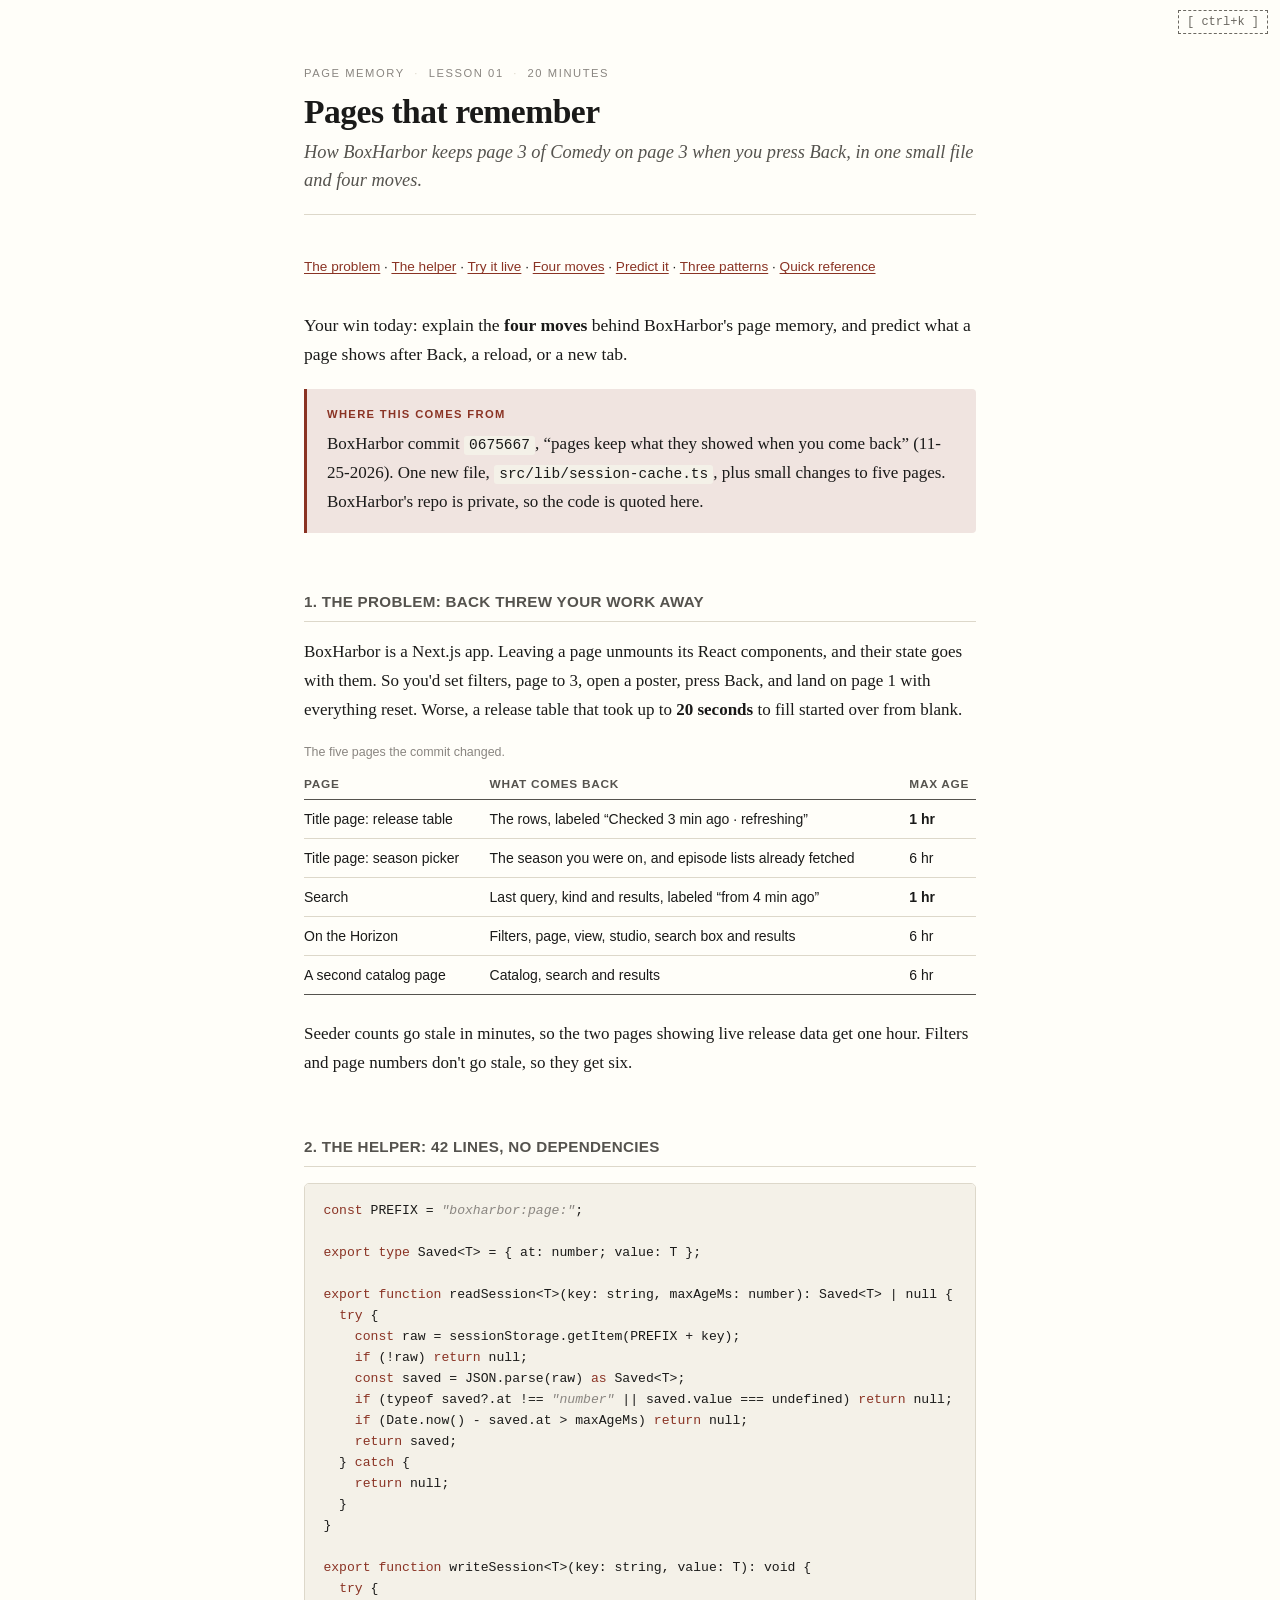
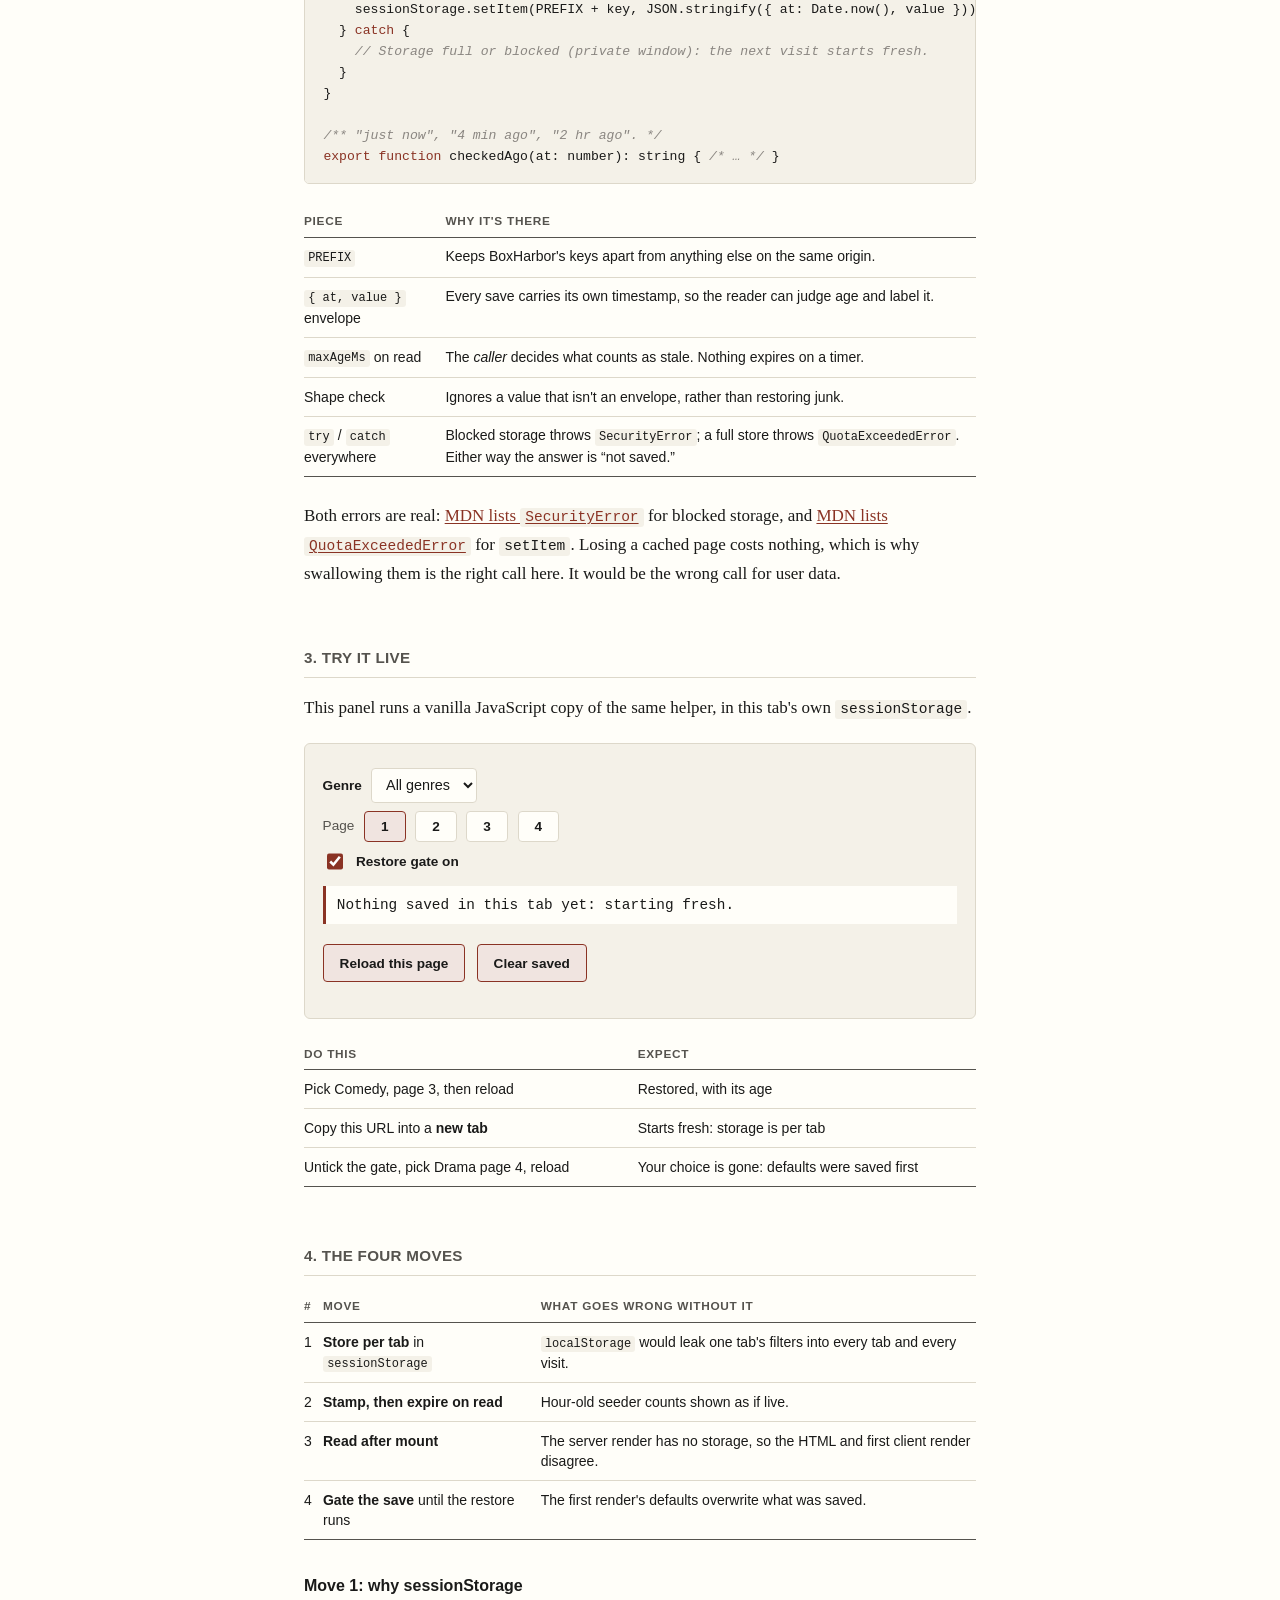
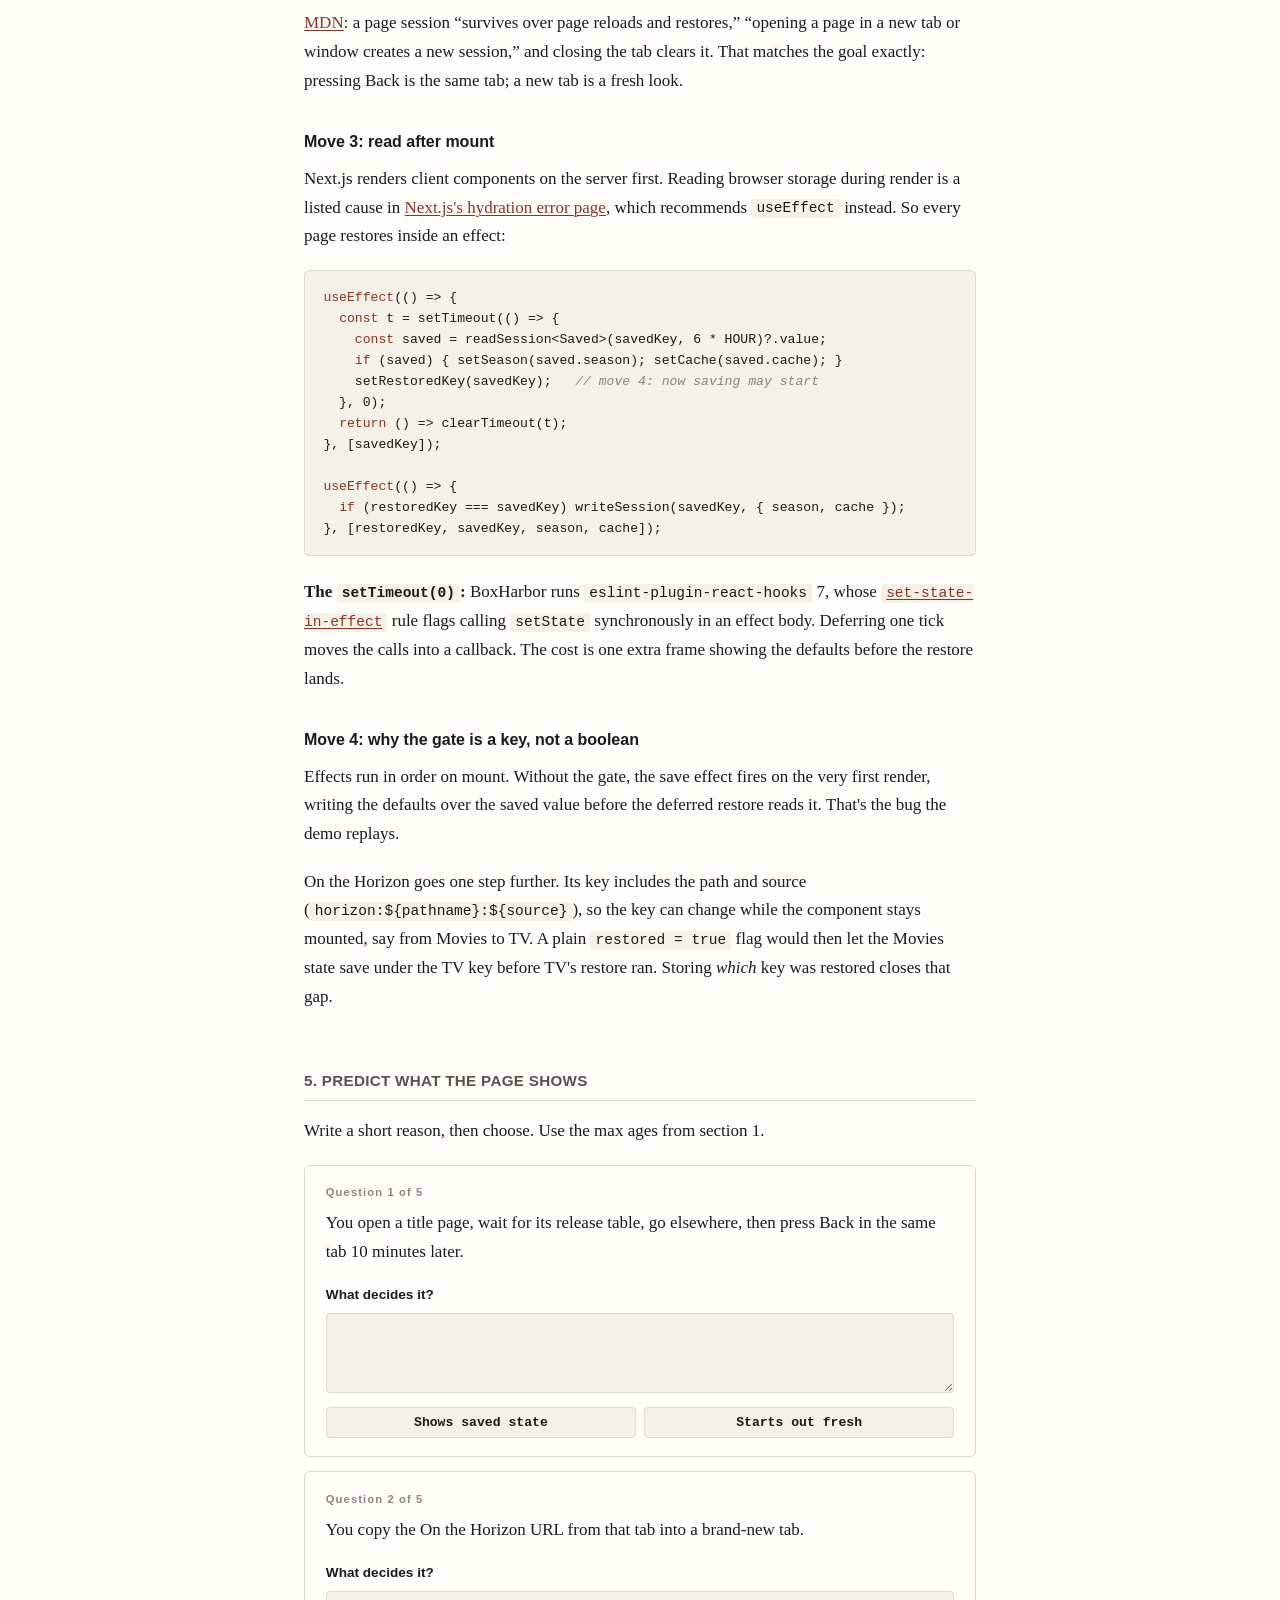
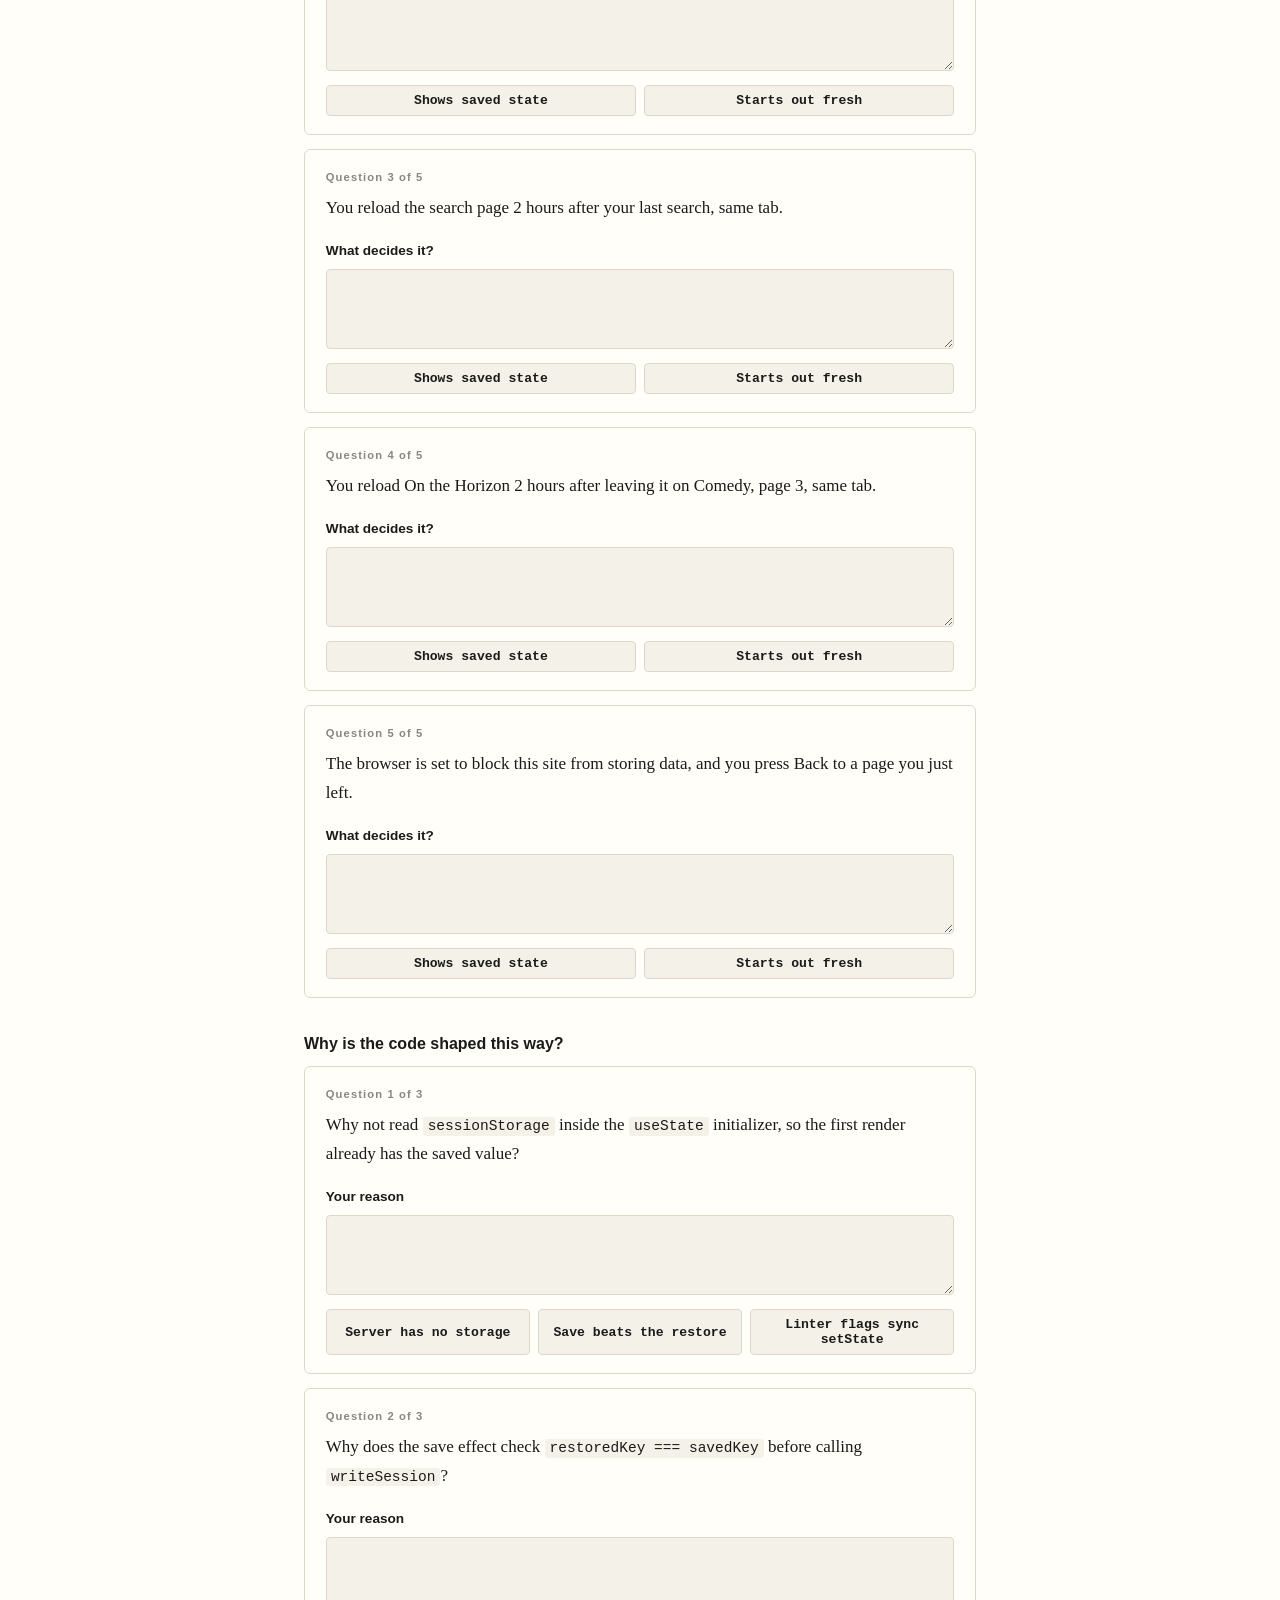
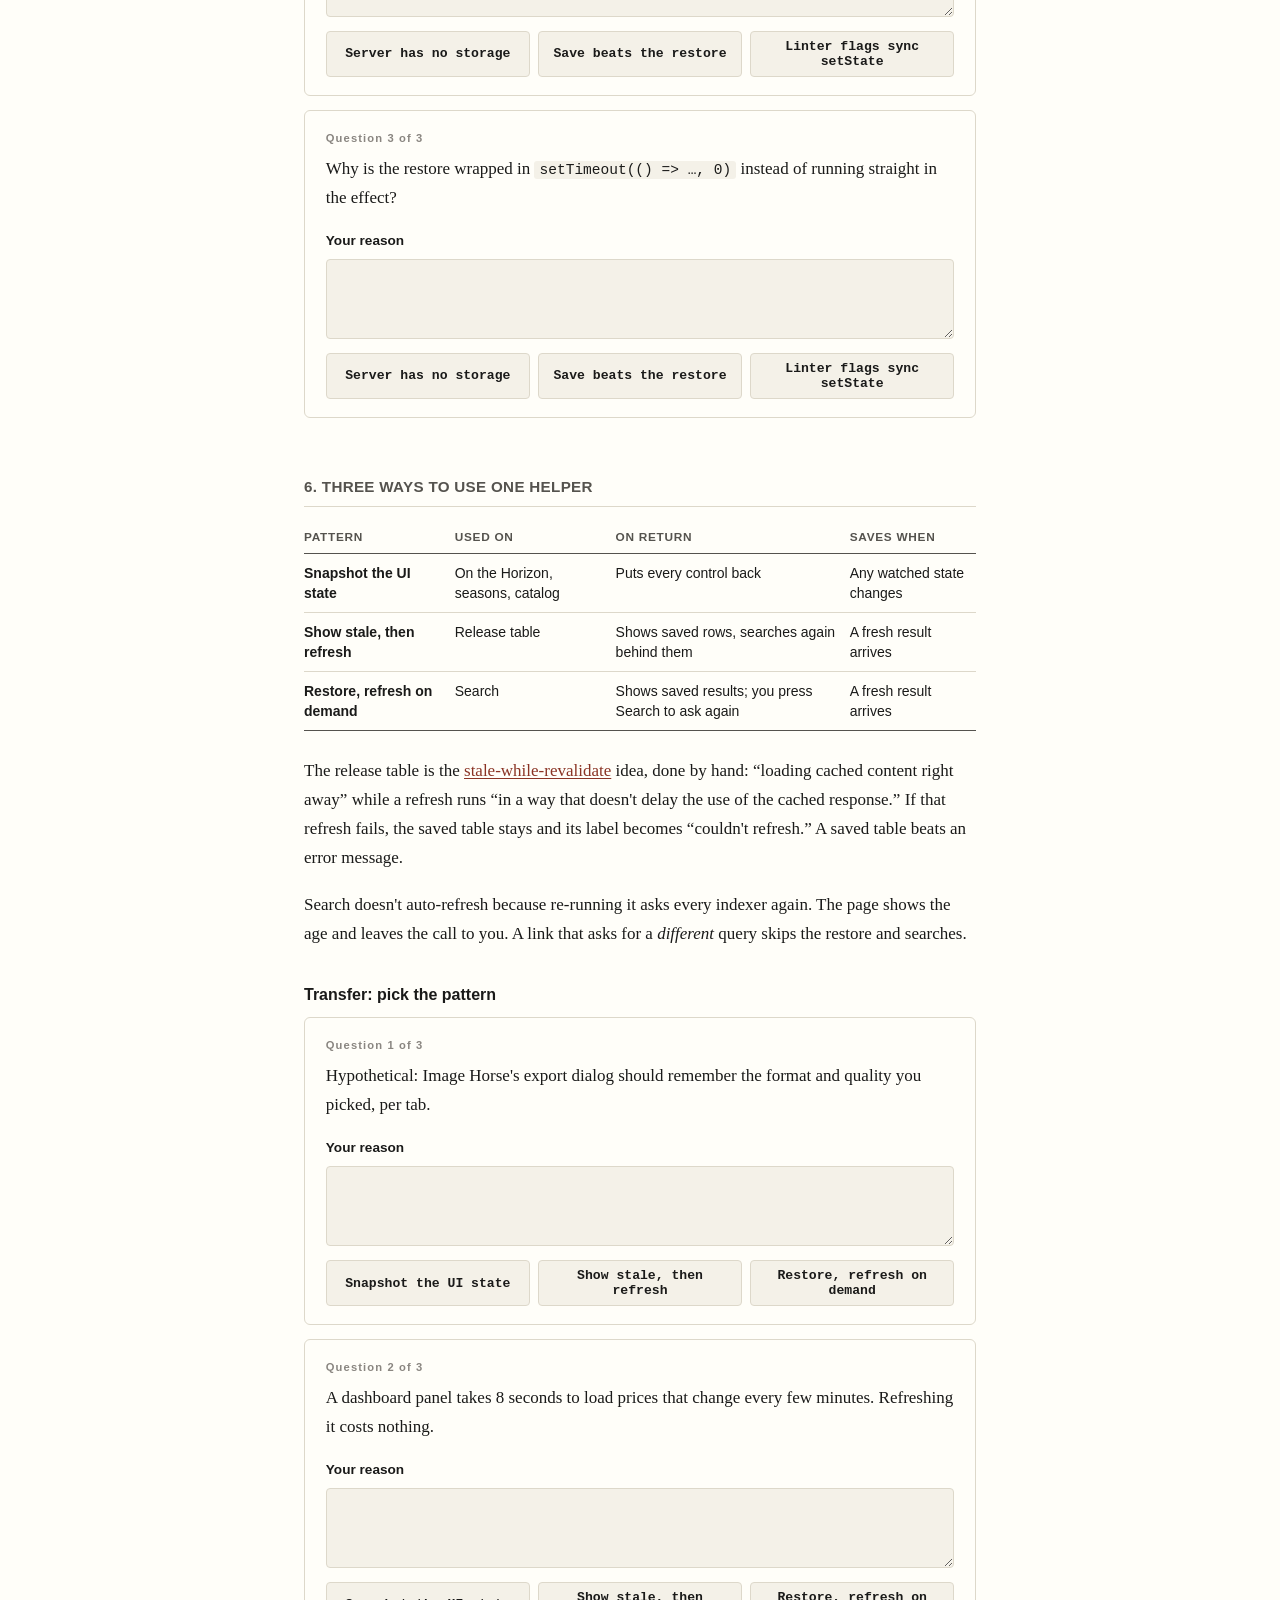
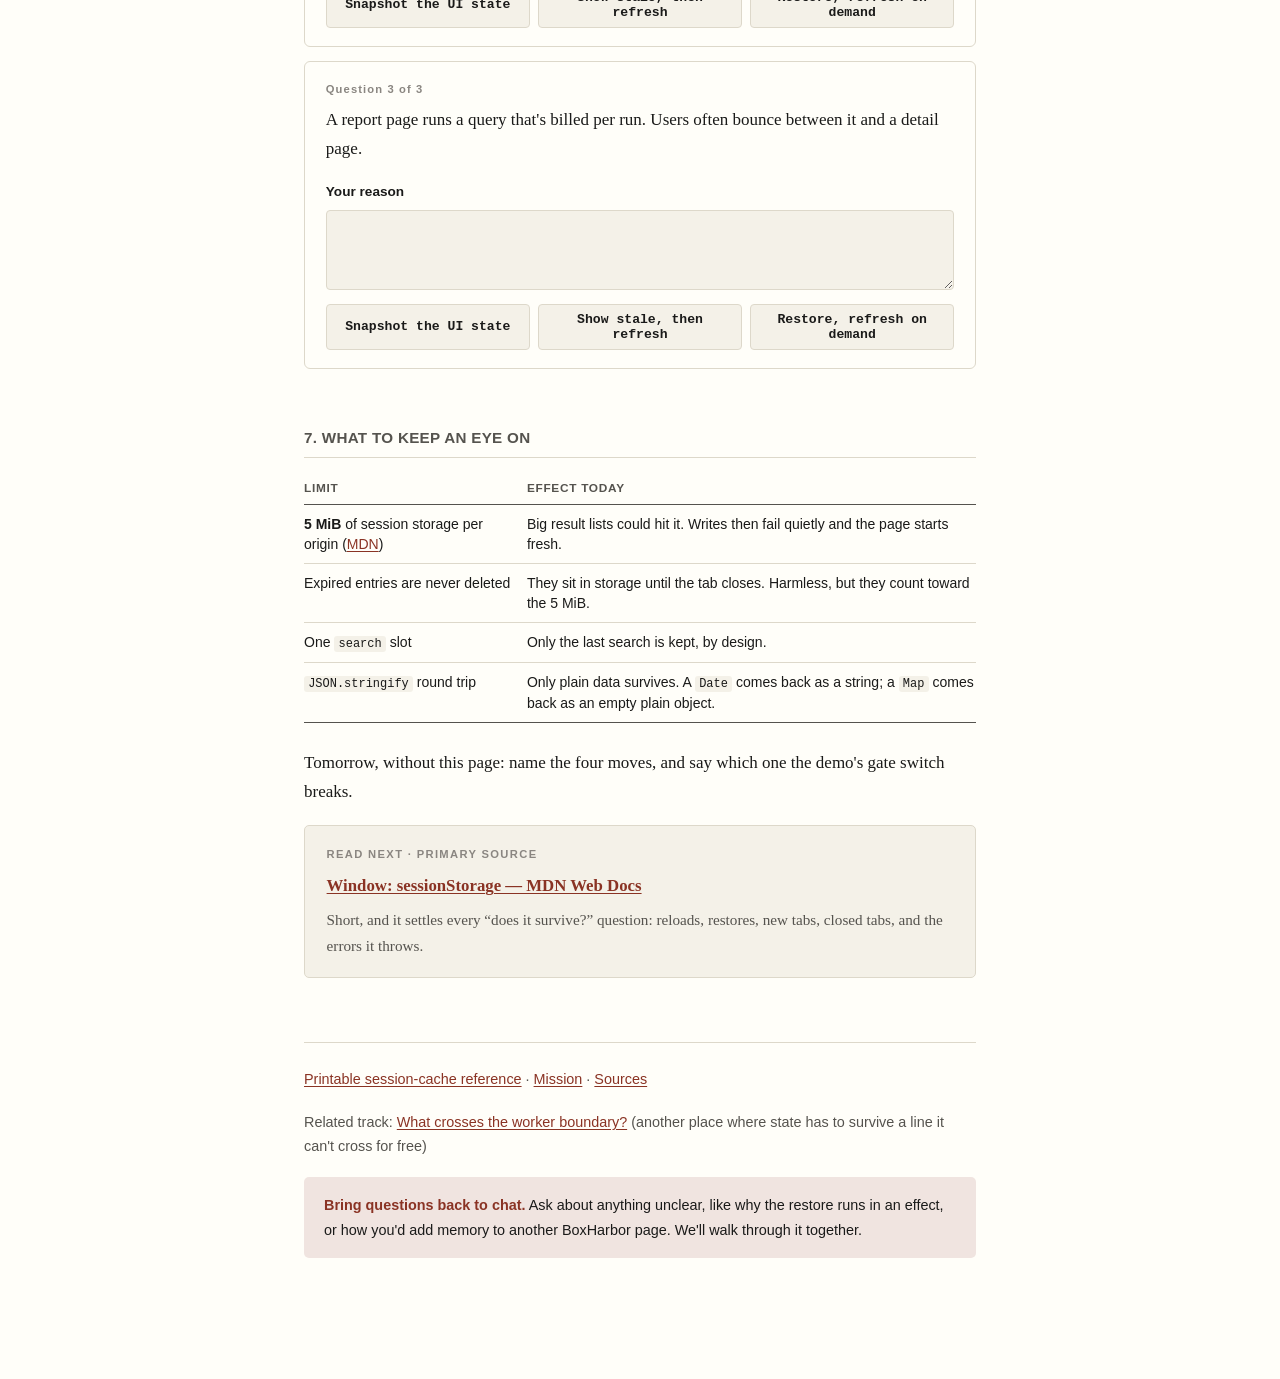
<file: learn/page-memory/lessons/0001-pages-that-remember.html>
<!doctype html>
<html lang="en">
<head>
<meta charset="utf-8">
<meta name="viewport" content="width=device-width, initial-scale=1">
<meta name="description" content="How BoxHarbor makes pages keep what they showed when you come back: a 42-line sessionStorage helper, a restore gate, and three ways to use it.">
<title>Page Memory · Pages that remember</title>
<link rel="stylesheet" href="../assets/lesson.css">
<link rel="stylesheet" href="../assets/practice.css">
<link rel="stylesheet" href="../assets/demo.css">
<script src="../assets/quiz.js" defer></script>
<script src="../assets/page-memory-demo.js" defer></script>
<link rel="icon" href="../../../favicon.svg" type="image/svg+xml">
<link rel="icon" href="../../../favicon.ico" sizes="48x48">
<link rel="apple-touch-icon" href="../../../apple-touch-icon.png">
<script src="../../../assets/search.js" defer></script>
</head>
<body>
<header class="masthead">
  <p class="eyebrow"><span>Page Memory</span><span class="sep">·</span><span>Lesson 01</span><span class="sep">·</span><span>20 minutes</span></p>
  <h1>Pages that remember</h1>
  <p class="standfirst">How BoxHarbor keeps page 3 of Comedy on page 3 when you press Back, in one small file and four moves.</p>
</header>
<nav aria-label="Lesson sections"><a href="#problem">The problem</a> · <a href="#helper">The helper</a> · <a href="#demo">Try it live</a> · <a href="#moves">Four moves</a> · <a href="#predict">Predict it</a> · <a href="#patterns">Three patterns</a> · <a href="../reference/session-cache.html">Quick reference</a></nav>
<main>
<p class="lead">Your win today: explain the <strong>four moves</strong> behind BoxHarbor's page memory, and predict what a page shows after Back, a reload, or a new tab.</p>
<div class="callout"><span class="label">Where this comes from</span><p>BoxHarbor commit <code>0675667</code>, “pages keep what they showed when you come back” (11-25-2026). One new file, <code>src/lib/session-cache.ts</code>, plus small changes to five pages. BoxHarbor's repo is private, so the code is quoted here.</p></div>

<h2 id="problem">1. The problem: Back threw your work away</h2>
<p>BoxHarbor is a Next.js app. Leaving a page unmounts its React components, and their state goes with them. So you'd set filters, page to 3, open a poster, press Back, and land on page 1 with everything reset. Worse, a release table that took up to <strong>20 seconds</strong> to fill started over from blank.</p>
<div class="tablewrap"><table>
<caption>The five pages the commit changed.</caption>
<thead><tr><th scope="col">Page</th><th scope="col">What comes back</th><th scope="col">Max age</th></tr></thead>
<tbody>
<tr><td>Title page: release table</td><td>The rows, labeled “Checked 3 min ago · refreshing”</td><td class="num"><strong>1 hr</strong></td></tr>
<tr><td>Title page: season picker</td><td>The season you were on, and episode lists already fetched</td><td class="num">6 hr</td></tr>
<tr><td>Search</td><td>Last query, kind and results, labeled “from 4 min ago”</td><td class="num"><strong>1 hr</strong></td></tr>
<tr><td>On the Horizon</td><td>Filters, page, view, studio, search box and results</td><td class="num">6 hr</td></tr>
<tr><td>A second catalog page</td><td>Catalog, search and results</td><td class="num">6 hr</td></tr>
</tbody></table></div>
<p>Seeder counts go stale in minutes, so the two pages showing live release data get one hour. Filters and page numbers don't go stale, so they get six.</p>

<h2 id="helper">2. The helper: 42 lines, no dependencies</h2>
<pre><code><span class="k">const</span> PREFIX = <span class="c">"boxharbor:page:"</span>;

<span class="k">export type</span> Saved&lt;T&gt; = { at: number; value: T };

<span class="k">export function</span> readSession&lt;T&gt;(key: string, maxAgeMs: number): Saved&lt;T&gt; | null {
  <span class="k">try</span> {
    <span class="k">const</span> raw = sessionStorage.getItem(PREFIX + key);
    <span class="k">if</span> (!raw) <span class="k">return</span> null;
    <span class="k">const</span> saved = JSON.parse(raw) <span class="k">as</span> Saved&lt;T&gt;;
    <span class="k">if</span> (typeof saved?.at !== <span class="c">"number"</span> || saved.value === undefined) <span class="k">return</span> null;
    <span class="k">if</span> (Date.now() - saved.at &gt; maxAgeMs) <span class="k">return</span> null;
    <span class="k">return</span> saved;
  } <span class="k">catch</span> {
    <span class="k">return</span> null;
  }
}

<span class="k">export function</span> writeSession&lt;T&gt;(key: string, value: T): void {
  <span class="k">try</span> {
    sessionStorage.setItem(PREFIX + key, JSON.stringify({ at: Date.now(), value }));
  } <span class="k">catch</span> {
    <span class="c">// Storage full or blocked (private window): the next visit starts fresh.</span>
  }
}

<span class="c">/** "just now", "4 min ago", "2 hr ago". */</span>
<span class="k">export function</span> checkedAgo(at: number): string { <span class="c">/* … */</span> }</code></pre>
<div class="tablewrap"><table>
<thead><tr><th scope="col">Piece</th><th scope="col">Why it's there</th></tr></thead>
<tbody>
<tr><td><code>PREFIX</code></td><td>Keeps BoxHarbor's keys apart from anything else on the same origin.</td></tr>
<tr><td><code>{ at, value }</code> envelope</td><td>Every save carries its own timestamp, so the reader can judge age and label it.</td></tr>
<tr><td><code>maxAgeMs</code> on read</td><td>The <em>caller</em> decides what counts as stale. Nothing expires on a timer.</td></tr>
<tr><td>Shape check</td><td>Ignores a value that isn't an envelope, rather than restoring junk.</td></tr>
<tr><td><code>try</code> / <code>catch</code> everywhere</td><td>Blocked storage throws <code>SecurityError</code>; a full store throws <code>QuotaExceededError</code>. Either way the answer is “not saved.”</td></tr>
</tbody></table></div>
<p>Both errors are real: <a href="https://developer.mozilla.org/en-US/docs/Web/API/Window/sessionStorage">MDN lists <code>SecurityError</code></a> for blocked storage, and <a href="https://developer.mozilla.org/en-US/docs/Web/API/Storage/setItem">MDN lists <code>QuotaExceededError</code></a> for <code>setItem</code>. Losing a cached page costs nothing, which is why swallowing them is the right call here. It would be the wrong call for user data.</p>

<h2 id="demo">3. Try it live</h2>
<p>This panel runs a vanilla JavaScript copy of the same helper, in this tab's own <code>sessionStorage</code>.</p>
<div id="memory-demo">
  <div class="row"><label for="demo-genre">Genre</label>
    <select id="demo-genre"><option>All genres</option><option>Comedy</option><option>Drama</option><option>Horror</option></select></div>
  <div class="row demo-pages" role="group" aria-label="Page"><span class="small">Page</span>
    <button type="button" data-page="1" aria-pressed="true">1</button><button type="button" data-page="2" aria-pressed="false">2</button><button type="button" data-page="3" aria-pressed="false">3</button><button type="button" data-page="4" aria-pressed="false">4</button></div>
  <div class="row"><input type="checkbox" id="demo-gate" checked> <label for="demo-gate">Restore gate on</label></div>
  <p id="demo-status">Loading…</p>
  <div class="actions"><button type="button" id="demo-reload">Reload this page</button><button type="button" id="demo-clear">Clear saved</button></div>
</div>
<noscript><p class="callout">JavaScript is off, so the demo can't run. The steps below still describe what it shows.</p></noscript>
<div class="tablewrap"><table>
<thead><tr><th scope="col">Do this</th><th scope="col">Expect</th></tr></thead>
<tbody>
<tr><td>Pick Comedy, page 3, then reload</td><td>Restored, with its age</td></tr>
<tr><td>Copy this URL into a <strong>new tab</strong></td><td>Starts fresh: storage is per tab</td></tr>
<tr><td>Untick the gate, pick Drama page 4, reload</td><td>Your choice is gone: defaults were saved first</td></tr>
</tbody></table></div>

<h2 id="moves">4. The four moves</h2>
<div class="tablewrap"><table>
<thead><tr><th scope="col">#</th><th scope="col">Move</th><th scope="col">What goes wrong without it</th></tr></thead>
<tbody>
<tr><td class="num">1</td><td><strong>Store per tab</strong> in <code>sessionStorage</code></td><td><code>localStorage</code> would leak one tab's filters into every tab and every visit.</td></tr>
<tr><td class="num">2</td><td><strong>Stamp, then expire on read</strong></td><td>Hour-old seeder counts shown as if live.</td></tr>
<tr><td class="num">3</td><td><strong>Read after mount</strong></td><td>The server render has no storage, so the HTML and first client render disagree.</td></tr>
<tr><td class="num">4</td><td><strong>Gate the save</strong> until the restore runs</td><td>The first render's defaults overwrite what was saved.</td></tr>
</tbody></table></div>

<h3>Move 1: why sessionStorage</h3>
<p><a href="https://developer.mozilla.org/en-US/docs/Web/API/Window/sessionStorage">MDN</a>: a page session “survives over page reloads and restores,” “opening a page in a new tab or window creates a new session,” and closing the tab clears it. That matches the goal exactly: pressing Back is the same tab; a new tab is a fresh look.</p>

<h3>Move 3: read after mount</h3>
<p>Next.js renders client components on the server first. Reading browser storage during render is a listed cause in <a href="https://nextjs.org/docs/messages/react-hydration-error">Next.js's hydration error page</a>, which recommends <code>useEffect</code> instead. So every page restores inside an effect:</p>
<pre><code><span class="k">useEffect</span>(() =&gt; {
  <span class="k">const</span> t = setTimeout(() =&gt; {
    <span class="k">const</span> saved = readSession&lt;Saved&gt;(savedKey, 6 * HOUR)?.value;
    <span class="k">if</span> (saved) { setSeason(saved.season); setCache(saved.cache); }
    setRestoredKey(savedKey);   <span class="c">// move 4: now saving may start</span>
  }, 0);
  <span class="k">return</span> () =&gt; clearTimeout(t);
}, [savedKey]);

<span class="k">useEffect</span>(() =&gt; {
  <span class="k">if</span> (restoredKey === savedKey) writeSession(savedKey, { season, cache });
}, [restoredKey, savedKey, season, cache]);</code></pre>
<p><strong>The <code>setTimeout(0)</code>:</strong> BoxHarbor runs <code>eslint-plugin-react-hooks</code> 7, whose <a href="https://react.dev/reference/eslint-plugin-react-hooks/lints/set-state-in-effect"><code>set-state-in-effect</code></a> rule flags calling <code>setState</code> synchronously in an effect body. Deferring one tick moves the calls into a callback. The cost is one extra frame showing the defaults before the restore lands.</p>

<h3>Move 4: why the gate is a key, not a boolean</h3>
<p>Effects run in order on mount. Without the gate, the save effect fires on the very first render, writing the defaults over the saved value before the deferred restore reads it. That's the bug the demo replays.</p>
<p>On the Horizon goes one step further. Its key includes the path and source (<code>horizon:${pathname}:${source}</code>), so the key can change while the component stays mounted, say from Movies to TV. A plain <code>restored = true</code> flag would then let the Movies state save under the TV key before TV's restore ran. Storing <em>which</em> key was restored closes that gap.</p>

<h2 id="predict">5. Predict what the page shows</h2>
<p>Write a short reason, then choose. Use the max ages from section 1.</p>
<noscript><p class="callout">JavaScript is off. Answer on paper; enable JavaScript for feedback.</p></noscript>
<div class="quiz" data-options="Shows saved state|Starts out fresh">
<ol>
<li class="q" data-answer="Shows saved state" data-why="Same tab, and 10 minutes is inside the 1-hour limit. The table appears at once, labeled “Checked 10 min ago · refreshing,” while a fresh search runs behind it.">
<div class="stem"><p>You open a title page, wait for its release table, go elsewhere, then press Back in the same tab 10 minutes later.</p></div>
<label for="p-1">What decides it?<textarea class="reason" id="p-1" rows="2"></textarea></label>
</li>
<li class="q" data-answer="Starts out fresh" data-why="A new tab gets its own page session, so its sessionStorage is empty. This is deliberate: “a new tab or another device starts fresh.”">
<div class="stem"><p>You copy the On the Horizon URL from that tab into a brand-new tab.</p></div>
<label for="p-2">What decides it?<textarea class="reason" id="p-2" rows="2"></textarea></label>
</li>
<li class="q" data-answer="Starts out fresh" data-why="The entry still sits in storage, but readSession is called with a 1-hour limit and returns null. Expiry happens on read, not on a timer.">
<div class="stem"><p>You reload the search page 2 hours after your last search, same tab.</p></div>
<label for="p-3">What decides it?<textarea class="reason" id="p-3" rows="2"></textarea></label>
</li>
<li class="q" data-answer="Shows saved state" data-why="Filters and page numbers use a 6-hour limit. Two hours later, Comedy page 3 is still there.">
<div class="stem"><p>You reload On the Horizon 2 hours after leaving it on Comedy, page 3, same tab.</p></div>
<label for="p-4">What decides it?<textarea class="reason" id="p-4" rows="2"></textarea></label>
</li>
<li class="q" data-answer="Starts out fresh" data-why="getItem throws a SecurityError, the catch returns null, and the page renders its defaults. No crash, no error message: losing a cached page costs nothing.">
<div class="stem"><p>The browser is set to block this site from storing data, and you press Back to a page you just left.</p></div>
<label for="p-5">What decides it?<textarea class="reason" id="p-5" rows="2"></textarea></label>
</li>
</ol>
<div class="score"></div>
</div>

<h3>Why is the code shaped this way?</h3>
<div class="quiz" data-options="Server has no storage|Save beats the restore|Linter flags sync setState">
<ol>
<li class="q" data-answer="Server has no storage" data-why="The first render happens on the server, where sessionStorage doesn't exist. Reading it in a useState initializer either throws there or makes the client's first render disagree with the server HTML.">
<div class="stem"><p>Why not read <code>sessionStorage</code> inside the <code>useState</code> initializer, so the first render already has the saved value?</p></div>
<label for="w-1">Your reason<textarea class="reason" id="w-1" rows="2"></textarea></label>
</li>
<li class="q" data-answer="Save beats the restore" data-why="The save effect runs on mount too. Without the restoredKey check it would write the defaults before the deferred restore reads, wiping the saved state.">
<div class="stem"><p>Why does the save effect check <code>restoredKey === savedKey</code> before calling <code>writeSession</code>?</p></div>
<label for="w-2">Your reason<textarea class="reason" id="w-2" rows="2"></textarea></label>
</li>
<li class="q" data-answer="Linter flags sync setState" data-why="React's set-state-in-effect rule flags setState called directly in an effect body. Wrapping the restore in setTimeout(0) moves those calls into a callback, at the cost of one frame of defaults.">
<div class="stem"><p>Why is the restore wrapped in <code>setTimeout(() =&gt; …, 0)</code> instead of running straight in the effect?</p></div>
<label for="w-3">Your reason<textarea class="reason" id="w-3" rows="2"></textarea></label>
</li>
</ol>
<div class="score"></div>
</div>

<h2 id="patterns">6. Three ways to use one helper</h2>
<div class="tablewrap"><table>
<thead><tr><th scope="col">Pattern</th><th scope="col">Used on</th><th scope="col">On return</th><th scope="col">Saves when</th></tr></thead>
<tbody>
<tr><td><strong>Snapshot the UI state</strong></td><td>On the Horizon, seasons, catalog</td><td>Puts every control back</td><td>Any watched state changes</td></tr>
<tr><td><strong>Show stale, then refresh</strong></td><td>Release table</td><td>Shows saved rows, searches again behind them</td><td>A fresh result arrives</td></tr>
<tr><td><strong>Restore, refresh on demand</strong></td><td>Search</td><td>Shows saved results; you press Search to ask again</td><td>A fresh result arrives</td></tr>
</tbody></table></div>
<p>The release table is the <a href="https://web.dev/articles/stale-while-revalidate">stale-while-revalidate</a> idea, done by hand: “loading cached content right away” while a refresh runs “in a way that doesn't delay the use of the cached response.” If that refresh fails, the saved table stays and its label becomes “couldn't refresh.” A saved table beats an error message.</p>
<p>Search doesn't auto-refresh because re-running it asks every indexer again. The page shows the age and leaves the call to you. A link that asks for a <em>different</em> query skips the restore and searches.</p>

<h3>Transfer: pick the pattern</h3>
<div class="quiz" data-options="Snapshot the UI state|Show stale, then refresh|Restore, refresh on demand">
<ol>
<li class="q" data-answer="Snapshot the UI state" data-why="These are choices you made, not data that goes stale. Save every change and put them back. This is the season picker's pattern in another app.">
<div class="stem"><p>Hypothetical: Image Horse's export dialog should remember the format and quality you picked, per tab.</p></div>
<label for="t-1">Your reason<textarea class="reason" id="t-1" rows="2"></textarea></label>
</li>
<li class="q" data-answer="Show stale, then refresh" data-why="It's slow to fetch, goes stale quickly, and it's cheap to refresh on every visit. Show the old copy with its age, refresh behind it, and keep the old copy if the refresh fails.">
<div class="stem"><p>A dashboard panel takes 8 seconds to load prices that change every few minutes. Refreshing it costs nothing.</p></div>
<label for="t-2">Your reason<textarea class="reason" id="t-2" rows="2"></textarea></label>
</li>
<li class="q" data-answer="Restore, refresh on demand" data-why="Each run has a real cost, so don't spend it automatically on every Back. Show what you have, say how old it is, and let the user ask again.">
<div class="stem"><p>A report page runs a query that's billed per run. Users often bounce between it and a detail page.</p></div>
<label for="t-3">Your reason<textarea class="reason" id="t-3" rows="2"></textarea></label>
</li>
</ol>
<div class="score"></div>
</div>

<h2 id="watch">7. What to keep an eye on</h2>
<div class="tablewrap"><table>
<thead><tr><th scope="col">Limit</th><th scope="col">Effect today</th></tr></thead>
<tbody>
<tr><td><strong>5 MiB</strong> of session storage per origin (<a href="https://developer.mozilla.org/en-US/docs/Web/API/Storage_API/Storage_quotas_and_eviction_criteria">MDN</a>)</td><td>Big result lists could hit it. Writes then fail quietly and the page starts fresh.</td></tr>
<tr><td>Expired entries are never deleted</td><td>They sit in storage until the tab closes. Harmless, but they count toward the 5 MiB.</td></tr>
<tr><td>One <code>search</code> slot</td><td>Only the last search is kept, by design.</td></tr>
<tr><td><code>JSON.stringify</code> round trip</td><td>Only plain data survives. A <code>Date</code> comes back as a string; a <code>Map</code> comes back as an empty plain object.</td></tr>
</tbody></table></div>

<p>Tomorrow, without this page: name the four moves, and say which one the demo's gate switch breaks.</p>
<div class="primary-source"><span class="label">Read next · primary source</span><a class="title" href="https://developer.mozilla.org/en-US/docs/Web/API/Window/sessionStorage">Window: sessionStorage — MDN Web Docs</a><p>Short, and it settles every “does it survive?” question: reloads, restores, new tabs, closed tabs, and the errors it throws.</p></div>
</main>
<footer class="lesson-foot">
<p><a href="../reference/session-cache.html">Printable session-cache reference</a> · <a href="../MISSION.md">Mission</a> · <a href="../RESOURCES.md">Sources</a></p>
<p>Related track: <a href="../../engine-in-worker/lessons/0001-what-crosses-the-line.html">What crosses the worker boundary?</a> (another place where state has to survive a line it can't cross for free)</p>
<div class="ask"><strong>Bring questions back to chat.</strong> Ask about anything unclear, like why the restore runs in an effect, or how you'd add memory to another BoxHarbor page. We'll walk through it together.</div>
</footer>
</body>
</html>
</file>
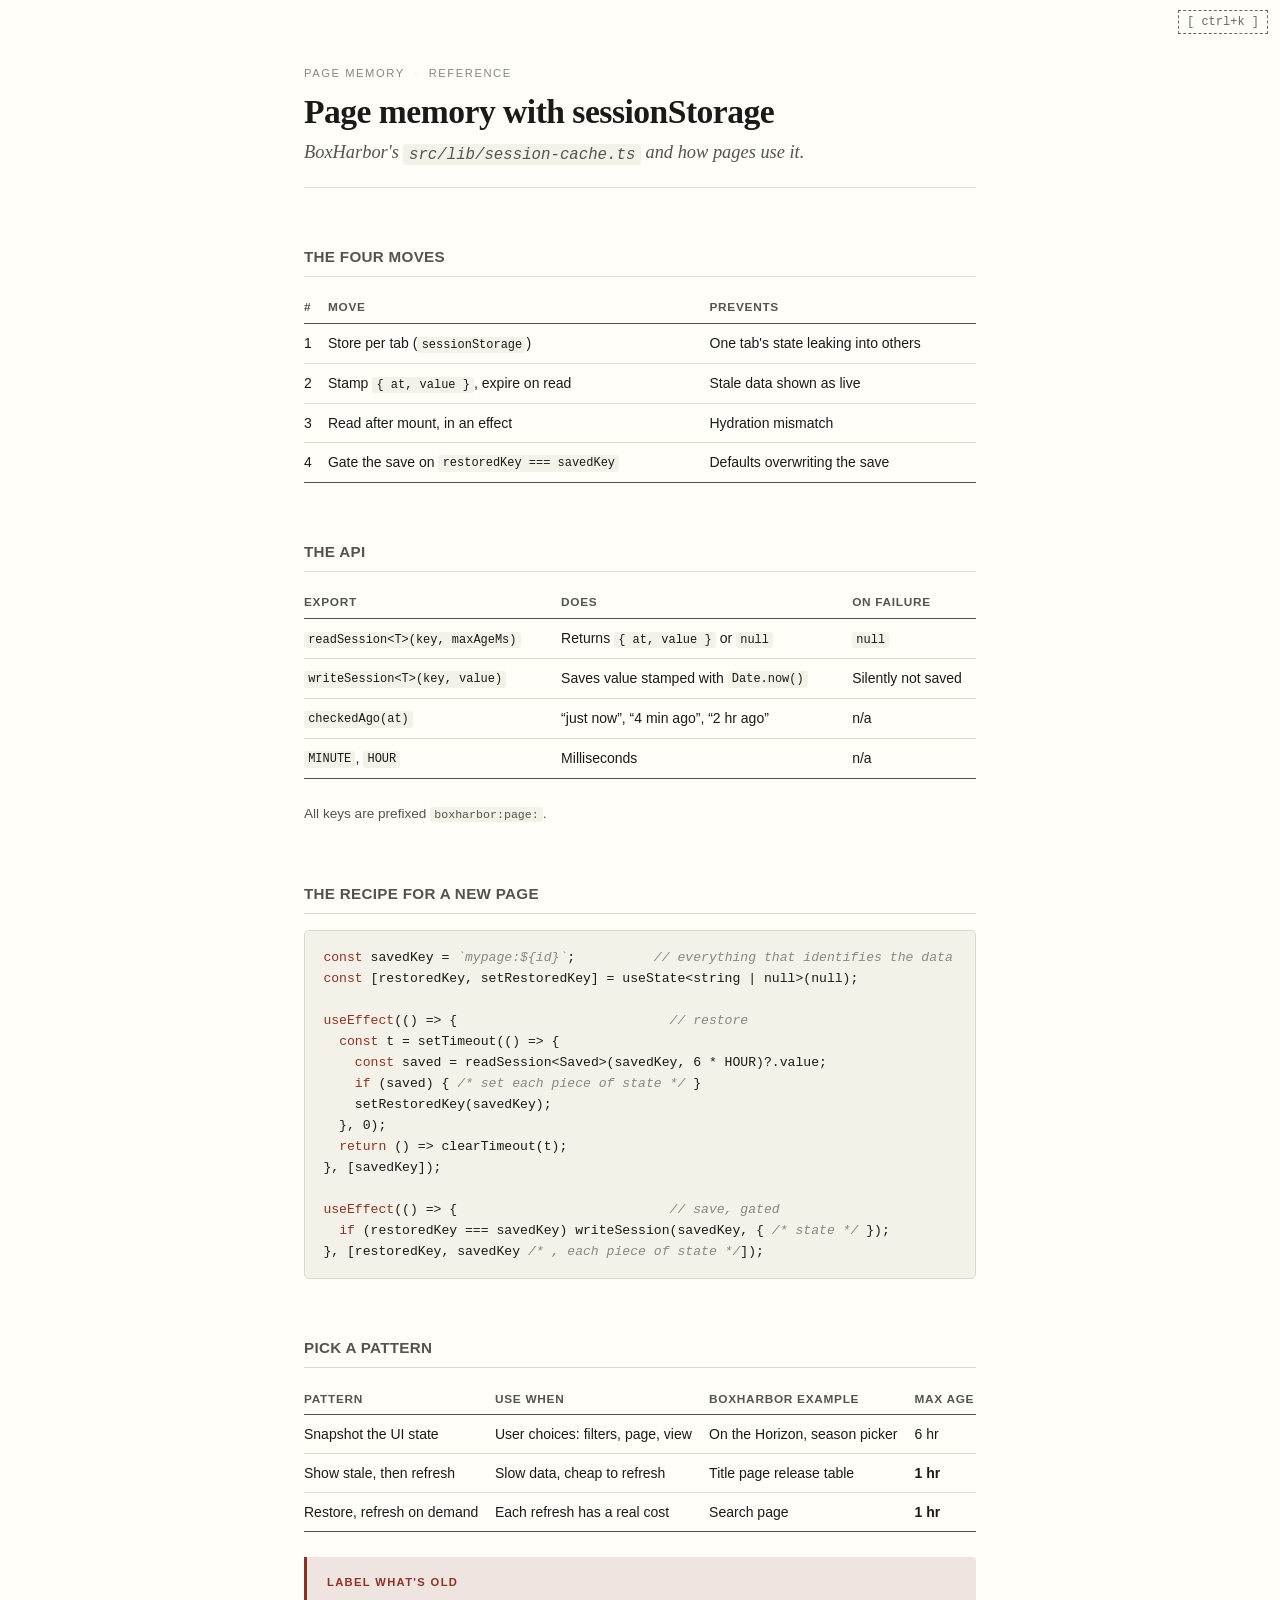
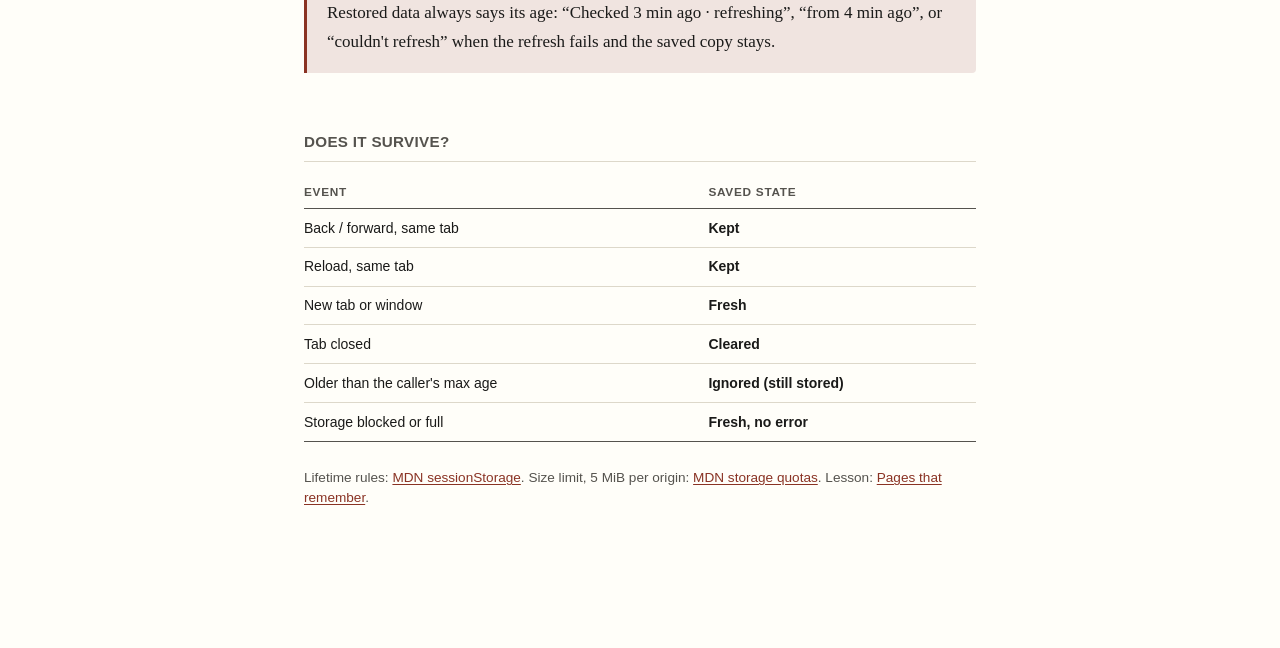
<file: learn/page-memory/reference/session-cache.html>
<!doctype html>
<html lang="en">
<head>
<meta charset="utf-8">
<meta name="viewport" content="width=device-width, initial-scale=1">
<title>Reference · Page memory with sessionStorage</title>
<link rel="stylesheet" href="../assets/lesson.css">
<link rel="stylesheet" href="../assets/practice.css">
<link rel="icon" href="../../../favicon.svg" type="image/svg+xml">
<link rel="icon" href="../../../favicon.ico" sizes="48x48">
<link rel="apple-touch-icon" href="../../../apple-touch-icon.png">
<script src="../../../assets/search.js" defer></script>
</head>
<body class="reference">
<header class="masthead">
  <p class="eyebrow"><span>Page Memory</span><span class="sep">·</span><span>Reference</span></p>
  <h1>Page memory with sessionStorage</h1>
  <p class="standfirst">BoxHarbor's <code>src/lib/session-cache.ts</code> and how pages use it.</p>
</header>
<main>
<h2 id="moves">The four moves</h2>
<div class="tablewrap"><table>
<thead><tr><th scope="col">#</th><th scope="col">Move</th><th scope="col">Prevents</th></tr></thead>
<tbody>
<tr><td class="num">1</td><td>Store per tab (<code>sessionStorage</code>)</td><td>One tab's state leaking into others</td></tr>
<tr><td class="num">2</td><td>Stamp <code>{ at, value }</code>, expire on read</td><td>Stale data shown as live</td></tr>
<tr><td class="num">3</td><td>Read after mount, in an effect</td><td>Hydration mismatch</td></tr>
<tr><td class="num">4</td><td>Gate the save on <code>restoredKey === savedKey</code></td><td>Defaults overwriting the save</td></tr>
</tbody></table></div>

<h2 id="api">The API</h2>
<div class="tablewrap"><table>
<thead><tr><th scope="col">Export</th><th scope="col">Does</th><th scope="col">On failure</th></tr></thead>
<tbody>
<tr><td><code>readSession&lt;T&gt;(key, maxAgeMs)</code></td><td>Returns <code>{ at, value }</code> or <code>null</code></td><td><code>null</code></td></tr>
<tr><td><code>writeSession&lt;T&gt;(key, value)</code></td><td>Saves value stamped with <code>Date.now()</code></td><td>Silently not saved</td></tr>
<tr><td><code>checkedAgo(at)</code></td><td>“just now”, “4 min ago”, “2 hr ago”</td><td>n/a</td></tr>
<tr><td><code>MINUTE</code>, <code>HOUR</code></td><td>Milliseconds</td><td>n/a</td></tr>
</tbody></table></div>
<p class="small">All keys are prefixed <code>boxharbor:page:</code>.</p>

<h2 id="recipe">The recipe for a new page</h2>
<pre><code><span class="k">const</span> savedKey = <span class="c">`mypage:${id}`</span>;          <span class="c">// everything that identifies the data</span>
<span class="k">const</span> [restoredKey, setRestoredKey] = useState&lt;string | null&gt;(null);

<span class="k">useEffect</span>(() =&gt; {                           <span class="c">// restore</span>
  <span class="k">const</span> t = setTimeout(() =&gt; {
    <span class="k">const</span> saved = readSession&lt;Saved&gt;(savedKey, 6 * HOUR)?.value;
    <span class="k">if</span> (saved) { <span class="c">/* set each piece of state */</span> }
    setRestoredKey(savedKey);
  }, 0);
  <span class="k">return</span> () =&gt; clearTimeout(t);
}, [savedKey]);

<span class="k">useEffect</span>(() =&gt; {                           <span class="c">// save, gated</span>
  <span class="k">if</span> (restoredKey === savedKey) writeSession(savedKey, { <span class="c">/* state */</span> });
}, [restoredKey, savedKey <span class="c">/* , each piece of state */</span>]);</code></pre>

<h2 id="patterns">Pick a pattern</h2>
<div class="tablewrap"><table>
<thead><tr><th scope="col">Pattern</th><th scope="col">Use when</th><th scope="col">BoxHarbor example</th><th scope="col">Max age</th></tr></thead>
<tbody>
<tr><td>Snapshot the UI state</td><td>User choices: filters, page, view</td><td>On the Horizon, season picker</td><td class="num">6 hr</td></tr>
<tr><td>Show stale, then refresh</td><td>Slow data, cheap to refresh</td><td>Title page release table</td><td class="num"><strong>1 hr</strong></td></tr>
<tr><td>Restore, refresh on demand</td><td>Each refresh has a real cost</td><td>Search page</td><td class="num"><strong>1 hr</strong></td></tr>
</tbody></table></div>

<div class="callout"><span class="label">Label what's old</span><p>Restored data always says its age: “Checked 3 min ago · refreshing”, “from 4 min ago”, or “couldn't refresh” when the refresh fails and the saved copy stays.</p></div>

<h2 id="survives">Does it survive?</h2>
<div class="tablewrap"><table>
<thead><tr><th scope="col">Event</th><th scope="col">Saved state</th></tr></thead>
<tbody>
<tr><td>Back / forward, same tab</td><td class="verdict">Kept</td></tr>
<tr><td>Reload, same tab</td><td class="verdict">Kept</td></tr>
<tr><td>New tab or window</td><td class="verdict">Fresh</td></tr>
<tr><td>Tab closed</td><td class="verdict">Cleared</td></tr>
<tr><td>Older than the caller's max age</td><td class="verdict">Ignored (still stored)</td></tr>
<tr><td>Storage blocked or full</td><td class="verdict">Fresh, no error</td></tr>
</tbody></table></div>
<p class="small">Lifetime rules: <a href="https://developer.mozilla.org/en-US/docs/Web/API/Window/sessionStorage">MDN sessionStorage</a>. Size limit, 5 MiB per origin: <a href="https://developer.mozilla.org/en-US/docs/Web/API/Storage_API/Storage_quotas_and_eviction_criteria">MDN storage quotas</a>. Lesson: <a href="../lessons/0001-pages-that-remember.html">Pages that remember</a>.</p>
</main>
</body>
</html>
</file>
<file: learn/adr-best-use-cases/assets/lesson.css>
/* Shared course styling, adapted from engine-in-worker/assets/lesson.css.
   Every lesson and reference doc links this. Tufte-ish: generous margin,
   serif prose, restrained rules, tables that read at a glance. Prints clean. */

:root {
  --ink: #1a1a19;
  --ink-soft: #55534e;
  --ink-faint: #8a8681;
  --paper: #fffef9;
  --paper-sunk: #f4f1e8;
  --rule: #ddd8ca;
  --accent: #8a3324;      /* oxide red — links, emphasis */
  --accent-soft: #f0e4e0;
  --good: #2c6e49;
  --good-soft: #e3efe7;
  --bad: #9c2b2b;
  --bad-soft: #f6e5e3;
  --mono: ui-monospace, "SF Mono", "Cascadia Mono", Menlo, Consolas, monospace;
  --serif: "Iowan Old Style", "Palatino Linotype", Palatino, "Book Antiqua", Georgia, serif;
  --sans: "Inter", -apple-system, BlinkMacSystemFont, "Segoe UI", Helvetica, Arial, sans-serif;
}

@media (prefers-color-scheme: dark) {
  :root {
    --ink: #e8e4db;
    --ink-soft: #a9a49a;
    --ink-faint: #77726a;
    --paper: #16161a;
    --paper-sunk: #1e1e23;
    --rule: #33333a;
    --accent: #e08a72;
    --accent-soft: #2e211d;
    --good: #7fc6a0;
    --good-soft: #1b2b22;
    --bad: #e88b84;
    --bad-soft: #2e1d1c;
  }
}

* { box-sizing: border-box; }

body {
  margin: 0 auto;
  padding: 4rem 2rem 8rem;
  max-width: 46rem;
  background: var(--paper);
  color: var(--ink);
  font-family: var(--serif);
  font-size: 1.0625rem;
  line-height: 1.7;
  -webkit-font-smoothing: antialiased;
  text-rendering: optimizeLegibility;
}

/* ---- masthead ---- */

.masthead {
  border-bottom: 1px solid var(--rule);
  padding-bottom: 1.25rem;
  margin-bottom: 2.5rem;
}
.eyebrow {
  font-family: var(--sans);
  font-size: 0.7rem;
  letter-spacing: 0.14em;
  text-transform: uppercase;
  color: var(--ink-faint);
  margin: 0 0 0.6rem;
  display: flex;
  gap: 0.6rem;
  flex-wrap: wrap;
  align-items: baseline;
}
.eyebrow .sep { color: var(--rule); }

h1 {
  font-size: 2.1rem;
  line-height: 1.15;
  font-weight: 600;
  letter-spacing: -0.015em;
  margin: 0 0 0.5rem;
}
.standfirst {
  font-size: 1.15rem;
  color: var(--ink-soft);
  font-style: italic;
  margin: 0;
  line-height: 1.5;
}

h2 {
  font-family: var(--sans);
  font-size: 0.95rem;
  font-weight: 650;
  letter-spacing: 0.02em;
  text-transform: uppercase;
  color: var(--ink-soft);
  margin: 3.5rem 0 1rem;
  padding-bottom: 0.4rem;
  border-bottom: 1px solid var(--rule);
}
h3 {
  font-family: var(--sans);
  font-size: 1rem;
  font-weight: 650;
  margin: 2rem 0 0.6rem;
}

p { margin: 0 0 1.15rem; }
p.lead { font-size: 1.1rem; }

a { color: var(--accent); text-decoration-thickness: 1px; text-underline-offset: 2px; }
a:hover { background: var(--accent-soft); }

strong { font-weight: 650; }

code {
  font-family: var(--mono);
  font-size: 0.855em;
  background: var(--paper-sunk);
  padding: 0.1em 0.35em;
  border-radius: 3px;
}
pre {
  font-family: var(--mono);
  font-size: 0.82rem;
  line-height: 1.6;
  background: var(--paper-sunk);
  border: 1px solid var(--rule);
  border-radius: 5px;
  padding: 1rem 1.15rem;
  overflow-x: auto;
  margin: 0 0 1.4rem;
}
pre code { background: none; padding: 0; font-size: inherit; }
pre .c { color: var(--ink-faint); font-style: italic; }
pre .k { color: var(--accent); }

/* ---- tables: the primary explanatory device here ---- */

.tablewrap { overflow-x: auto; margin: 0 0 1.6rem; }
table {
  border-collapse: collapse;
  width: 100%;
  font-family: var(--sans);
  font-size: 0.875rem;
  line-height: 1.45;
}
caption {
  caption-side: top;
  text-align: left;
  font-family: var(--sans);
  font-size: 0.78rem;
  color: var(--ink-faint);
  padding-bottom: 0.5rem;
}
th {
  text-align: left;
  font-weight: 650;
  font-size: 0.74rem;
  letter-spacing: 0.06em;
  text-transform: uppercase;
  color: var(--ink-soft);
  border-bottom: 1.5px solid var(--ink-soft);
  padding: 0.4rem 0.7rem 0.4rem 0;
  vertical-align: bottom;
}
td {
  padding: 0.55rem 0.7rem 0.55rem 0;
  border-bottom: 1px solid var(--rule);
  vertical-align: top;
}
tbody tr:last-child td { border-bottom: 1.5px solid var(--ink-soft); }
td:last-child, th:last-child { padding-right: 0; }
.num { font-variant-numeric: tabular-nums; white-space: nowrap; }
td.verdict { font-weight: 650; }

/* ---- callouts ---- */

.callout {
  border-left: 3px solid var(--accent);
  background: var(--accent-soft);
  padding: 1rem 1.25rem;
  margin: 0 0 1.6rem;
  border-radius: 0 4px 4px 0;
}
.callout > :last-child { margin-bottom: 0; }
.callout .label {
  font-family: var(--sans);
  font-size: 0.7rem;
  font-weight: 700;
  letter-spacing: 0.12em;
  text-transform: uppercase;
  color: var(--accent);
  display: block;
  margin-bottom: 0.4rem;
}

/* ---- source recommendation ---- */

.primary-source {
  border: 1px solid var(--rule);
  border-radius: 5px;
  padding: 1.15rem 1.35rem;
  margin: 0 0 1.6rem;
  background: var(--paper-sunk);
}
.primary-source .label {
  font-family: var(--sans);
  font-size: 0.7rem;
  font-weight: 700;
  letter-spacing: 0.12em;
  text-transform: uppercase;
  color: var(--ink-faint);
  display: block;
  margin-bottom: 0.5rem;
}
.primary-source .title { font-size: 1.05rem; font-weight: 600; }
.primary-source p { margin: 0.4rem 0 0; font-size: 0.95rem; color: var(--ink-soft); }

/* ---- quiz widget (see quiz.js) ---- */

.quiz { margin: 0 0 1.6rem; }
.quiz-scale {
  font-family: var(--sans);
  font-size: 0.78rem;
  color: var(--ink-faint);
  margin-bottom: 1.25rem;
}
.q {
  border: 1px solid var(--rule);
  border-radius: 6px;
  padding: 1.1rem 1.3rem;
  margin-bottom: 0.9rem;
  background: var(--paper);
  transition: border-color 0.15s;
}
.q[data-state="right"] { border-color: var(--good); }
.q[data-state="wrong"] { border-color: var(--bad); }
.q .stem { margin-bottom: 0.85rem; }
.q .stem p { margin: 0 0 0.5rem; }
.q .stem pre { margin-bottom: 0.6rem; }
.q .qnum {
  font-family: var(--sans);
  font-size: 0.7rem;
  font-weight: 700;
  letter-spacing: 0.1em;
  color: var(--ink-faint);
  display: block;
  margin-bottom: 0.45rem;
}
.opts { display: flex; flex-wrap: wrap; gap: 0.5rem; }
.opts button {
  font-family: var(--mono);
  font-size: 0.82rem;
  padding: 0.45rem 0.9rem;
  min-width: 6.5rem;
  text-align: center;
  border: 1px solid var(--rule);
  border-radius: 4px;
  background: var(--paper-sunk);
  color: var(--ink);
  cursor: pointer;
  transition: background 0.12s, border-color 0.12s;
}
.opts button:hover:not(:disabled) { border-color: var(--ink-soft); }
.opts button:disabled { cursor: default; opacity: 0.55; }
.opts button.picked-right {
  background: var(--good-soft); border-color: var(--good); color: var(--good); opacity: 1; font-weight: 700;
}
.opts button.picked-wrong {
  background: var(--bad-soft); border-color: var(--bad); color: var(--bad); opacity: 1; font-weight: 700;
}
.opts button.reveal { border-color: var(--good); color: var(--good); opacity: 1; }
.feedback {
  display: none;
  margin-top: 0.85rem;
  padding-top: 0.85rem;
  border-top: 1px dashed var(--rule);
  font-size: 0.95rem;
  color: var(--ink-soft);
}
.feedback.show { display: block; }
.feedback .mark { font-weight: 700; font-family: var(--sans); font-size: 0.78rem; letter-spacing: 0.06em; text-transform: uppercase; }
.feedback .mark.right { color: var(--good); }
.feedback .mark.wrong { color: var(--bad); }
.score {
  font-family: var(--sans);
  font-size: 0.9rem;
  padding: 0.9rem 1.2rem;
  border-radius: 5px;
  background: var(--paper-sunk);
  border: 1px solid var(--rule);
  display: none;
}
.score.show { display: block; }

/* ---- footer nav ---- */

.lesson-foot {
  margin-top: 4rem;
  padding-top: 1.5rem;
  border-top: 1px solid var(--rule);
  font-family: var(--sans);
  font-size: 0.9rem;
  color: var(--ink-soft);
}
.lesson-foot ul { padding-left: 1.1rem; margin: 0.5rem 0 1.25rem; }
.lesson-foot li { margin-bottom: 0.3rem; }

.ask {
  font-family: var(--sans);
  font-size: 0.9rem;
  background: var(--accent-soft);
  border-radius: 5px;
  padding: 1rem 1.25rem;
  color: var(--ink);
}
.ask strong { color: var(--accent); }

/* ---- print ---- */

@media print {
  :root {
    --ink: #000; --ink-soft: #333; --ink-faint: #666;
    --paper: #fff; --paper-sunk: #f6f6f6; --rule: #ccc; --accent: #000; --accent-soft: #f2f2f2;
  }
  body { padding: 0; max-width: none; font-size: 10.5pt; }
  h2 { margin-top: 1.6rem; }
  .q, .callout, .primary-source, table { break-inside: avoid; }
  .opts button { display: none; }
  .feedback { display: block !important; }
  a { text-decoration: none; }
  a[href^="http"]::after { content: " (" attr(href) ")"; font-size: 0.72em; color: #666; word-break: break-all; }
  .ask { display: none; }
}

@media (max-width: 34rem) {
  body { padding: 2rem 1.1rem 4rem; font-size: 1rem; }
  h1 { font-size: 1.6rem; }
  .opts button { flex: 1 1 45%; min-width: 0; }
}
</file>
<file: learn/adr-best-use-cases/assets/practice.css>
/* Accessible practice controls layered on the existing course stylesheet. */
label { display: block; font-family: var(--sans); font-size: .85rem; font-weight: 600; margin: 1rem 0 .45rem; }
textarea { display: block; width: 100%; min-height: 5rem; margin-top: .45rem; padding: .7rem; resize: vertical; border: 1px solid var(--rule); border-radius: 4px; background: var(--paper-sunk); color: var(--ink); font: 1rem/1.5 var(--sans); }
textarea[readonly] { color: var(--ink-soft); }
button { padding: .65rem 1rem; border: 1px solid var(--accent); border-radius: 4px; background: var(--accent-soft); color: var(--ink); font: 600 .85rem var(--sans); cursor: pointer; }
button:disabled { opacity: .5; cursor: default; }
:focus-visible { outline: 3px solid var(--accent); outline-offset: 3px; }
.quiz ol { list-style: none; margin: 0; padding: 0; }
.opts { margin-top: .85rem; }
.opts button { flex: 1 1 28%; min-width: 7rem; }
.small { font: .85rem/1.5 var(--sans); color: var(--ink-soft); }
nav { font-family: var(--sans); font-size: .85rem; margin-bottom: 2rem; }
.actions { display: flex; flex-wrap: wrap; gap: .7rem; margin: 1.25rem 0; }
#draft-review { border-top: 1px solid var(--rule); margin-top: 2rem; padding-top: 1rem; }
#draft-output { white-space: pre-wrap; overflow-wrap: anywhere; }
details { margin: 1.25rem 0; }
summary { cursor: pointer; font-family: var(--sans); font-weight: 600; }
[hidden] { display: none !important; }
@media print {
  .actions, button { display: none; }
  textarea { min-height: 5rem; background: white; color: black; }
  .q, table { break-inside: auto; }
  .reference table { break-inside: avoid; }
  pre { white-space: pre-wrap; }
}
</file>
<file: learn/ai-guardrails/assets/lesson.css>
/* ai-guardrails — shared lesson stylesheet.
   Every lesson and reference doc links this. Tufte-ish: generous margin,
   serif prose, restrained rules, tables that read at a glance. Prints clean. */

:root {
  --ink: #1a1a19;
  --ink-soft: #55534e;
  --ink-faint: #8a8681;
  --paper: #fffef9;
  --paper-sunk: #f4f1e8;
  --rule: #ddd8ca;
  --accent: #8a3324;      /* oxide red — links, emphasis */
  --accent-soft: #f0e4e0;
  --good: #2c6e49;
  --good-soft: #e3efe7;
  --bad: #9c2b2b;
  --bad-soft: #f6e5e3;
  --mono: ui-monospace, "SF Mono", "Cascadia Mono", Menlo, Consolas, monospace;
  --serif: "Iowan Old Style", "Palatino Linotype", Palatino, "Book Antiqua", Georgia, serif;
  --sans: "Inter", -apple-system, BlinkMacSystemFont, "Segoe UI", Helvetica, Arial, sans-serif;
}

@media (prefers-color-scheme: dark) {
  :root {
    --ink: #e8e4db;
    --ink-soft: #a9a49a;
    --ink-faint: #77726a;
    --paper: #16161a;
    --paper-sunk: #1e1e23;
    --rule: #33333a;
    --accent: #e08a72;
    --accent-soft: #2e211d;
    --good: #7fc6a0;
    --good-soft: #1b2b22;
    --bad: #e88b84;
    --bad-soft: #2e1d1c;
  }
}

* { box-sizing: border-box; }

body {
  margin: 0 auto;
  padding: 4rem 2rem 8rem;
  max-width: 46rem;
  background: var(--paper);
  color: var(--ink);
  font-family: var(--serif);
  font-size: 1.0625rem;
  line-height: 1.7;
  -webkit-font-smoothing: antialiased;
  text-rendering: optimizeLegibility;
}

/* ---- masthead ---- */

.masthead {
  border-bottom: 1px solid var(--rule);
  padding-bottom: 1.25rem;
  margin-bottom: 2.5rem;
}
.eyebrow {
  font-family: var(--sans);
  font-size: 0.7rem;
  letter-spacing: 0.14em;
  text-transform: uppercase;
  color: var(--ink-faint);
  margin: 0 0 0.6rem;
  display: flex;
  gap: 0.6rem;
  flex-wrap: wrap;
  align-items: baseline;
}
.eyebrow .sep { color: var(--rule); }

h1 {
  font-size: 2.1rem;
  line-height: 1.15;
  font-weight: 600;
  letter-spacing: -0.015em;
  margin: 0 0 0.5rem;
}
.standfirst {
  font-size: 1.15rem;
  color: var(--ink-soft);
  font-style: italic;
  margin: 0;
  line-height: 1.5;
}

h2 {
  font-family: var(--sans);
  font-size: 0.95rem;
  font-weight: 650;
  letter-spacing: 0.02em;
  text-transform: uppercase;
  color: var(--ink-soft);
  margin: 3.5rem 0 1rem;
  padding-bottom: 0.4rem;
  border-bottom: 1px solid var(--rule);
}
h3 {
  font-family: var(--sans);
  font-size: 1rem;
  font-weight: 650;
  margin: 2rem 0 0.6rem;
}

p { margin: 0 0 1.15rem; }
p.lead { font-size: 1.1rem; }

a { color: var(--accent); text-decoration-thickness: 1px; text-underline-offset: 2px; }
a:hover { background: var(--accent-soft); }

strong { font-weight: 650; }

code {
  font-family: var(--mono);
  font-size: 0.855em;
  background: var(--paper-sunk);
  padding: 0.1em 0.35em;
  border-radius: 3px;
}
pre {
  font-family: var(--mono);
  font-size: 0.82rem;
  line-height: 1.6;
  background: var(--paper-sunk);
  border: 1px solid var(--rule);
  border-radius: 5px;
  padding: 1rem 1.15rem;
  overflow-x: auto;
  margin: 0 0 1.4rem;
}
pre code { background: none; padding: 0; font-size: inherit; }
pre .c { color: var(--ink-faint); font-style: italic; }
pre .k { color: var(--accent); }

/* ---- tables: the primary explanatory device here ---- */

.tablewrap { overflow-x: auto; margin: 0 0 1.6rem; }
table {
  border-collapse: collapse;
  width: 100%;
  font-family: var(--sans);
  font-size: 0.875rem;
  line-height: 1.45;
}
caption {
  caption-side: top;
  text-align: left;
  font-family: var(--sans);
  font-size: 0.78rem;
  color: var(--ink-faint);
  padding-bottom: 0.5rem;
}
th {
  text-align: left;
  font-weight: 650;
  font-size: 0.74rem;
  letter-spacing: 0.06em;
  text-transform: uppercase;
  color: var(--ink-soft);
  border-bottom: 1.5px solid var(--ink-soft);
  padding: 0.4rem 0.7rem 0.4rem 0;
  vertical-align: bottom;
}
td {
  padding: 0.55rem 0.7rem 0.55rem 0;
  border-bottom: 1px solid var(--rule);
  vertical-align: top;
}
tbody tr:last-child td { border-bottom: 1.5px solid var(--ink-soft); }
td:last-child, th:last-child { padding-right: 0; }
.num { font-variant-numeric: tabular-nums; white-space: nowrap; }
td.verdict { font-weight: 650; }

/* ---- callouts ---- */

.callout {
  border-left: 3px solid var(--accent);
  background: var(--accent-soft);
  padding: 1rem 1.25rem;
  margin: 0 0 1.6rem;
  border-radius: 0 4px 4px 0;
}
.callout > :last-child { margin-bottom: 0; }
.callout .label {
  font-family: var(--sans);
  font-size: 0.7rem;
  font-weight: 700;
  letter-spacing: 0.12em;
  text-transform: uppercase;
  color: var(--accent);
  display: block;
  margin-bottom: 0.4rem;
}

/* ---- source recommendation ---- */

.primary-source {
  border: 1px solid var(--rule);
  border-radius: 5px;
  padding: 1.15rem 1.35rem;
  margin: 0 0 1.6rem;
  background: var(--paper-sunk);
}
.primary-source .label {
  font-family: var(--sans);
  font-size: 0.7rem;
  font-weight: 700;
  letter-spacing: 0.12em;
  text-transform: uppercase;
  color: var(--ink-faint);
  display: block;
  margin-bottom: 0.5rem;
}
.primary-source .title { font-size: 1.05rem; font-weight: 600; }
.primary-source p { margin: 0.4rem 0 0; font-size: 0.95rem; color: var(--ink-soft); }

/* ---- quiz widget (see quiz.js) ---- */

.quiz { margin: 0 0 1.6rem; }
.quiz-scale {
  font-family: var(--sans);
  font-size: 0.78rem;
  color: var(--ink-faint);
  margin-bottom: 1.25rem;
}
.q {
  border: 1px solid var(--rule);
  border-radius: 6px;
  padding: 1.1rem 1.3rem;
  margin-bottom: 0.9rem;
  background: var(--paper);
  transition: border-color 0.15s;
}
.q[data-state="right"] { border-color: var(--good); }
.q[data-state="wrong"] { border-color: var(--bad); }
.q .stem { margin-bottom: 0.85rem; }
.q .stem p { margin: 0 0 0.5rem; }
.q .stem pre { margin-bottom: 0.6rem; }
.q .qnum {
  font-family: var(--sans);
  font-size: 0.7rem;
  font-weight: 700;
  letter-spacing: 0.1em;
  color: var(--ink-faint);
  display: block;
  margin-bottom: 0.45rem;
}
.opts { display: flex; flex-wrap: wrap; gap: 0.5rem; }
.opts button {
  font-family: var(--mono);
  font-size: 0.82rem;
  padding: 0.45rem 0.9rem;
  min-width: 6.5rem;
  text-align: center;
  border: 1px solid var(--rule);
  border-radius: 4px;
  background: var(--paper-sunk);
  color: var(--ink);
  cursor: pointer;
  transition: background 0.12s, border-color 0.12s;
}
.opts button:hover:not(:disabled) { border-color: var(--ink-soft); }
.opts button:disabled { cursor: default; opacity: 0.55; }
.opts button.picked-right {
  background: var(--good-soft); border-color: var(--good); color: var(--good); opacity: 1; font-weight: 700;
}
.opts button.picked-wrong {
  background: var(--bad-soft); border-color: var(--bad); color: var(--bad); opacity: 1; font-weight: 700;
}
.opts button.reveal { border-color: var(--good); color: var(--good); opacity: 1; }
.feedback {
  display: none;
  margin-top: 0.85rem;
  padding-top: 0.85rem;
  border-top: 1px dashed var(--rule);
  font-size: 0.95rem;
  color: var(--ink-soft);
}
.feedback.show { display: block; }
.feedback .mark { font-weight: 700; font-family: var(--sans); font-size: 0.78rem; letter-spacing: 0.06em; text-transform: uppercase; }
.feedback .mark.right { color: var(--good); }
.feedback .mark.wrong { color: var(--bad); }
.score {
  font-family: var(--sans);
  font-size: 0.9rem;
  padding: 0.9rem 1.2rem;
  border-radius: 5px;
  background: var(--paper-sunk);
  border: 1px solid var(--rule);
  display: none;
}
.score.show { display: block; }

/* ---- footer nav ---- */

.lesson-foot {
  margin-top: 4rem;
  padding-top: 1.5rem;
  border-top: 1px solid var(--rule);
  font-family: var(--sans);
  font-size: 0.9rem;
  color: var(--ink-soft);
}
.lesson-foot ul { padding-left: 1.1rem; margin: 0.5rem 0 1.25rem; }
.lesson-foot li { margin-bottom: 0.3rem; }

.ask {
  font-family: var(--sans);
  font-size: 0.9rem;
  background: var(--accent-soft);
  border-radius: 5px;
  padding: 1rem 1.25rem;
  color: var(--ink);
}
.ask strong { color: var(--accent); }

/* ---- print ---- */

@media print {
  :root {
    --ink: #000; --ink-soft: #333; --ink-faint: #666;
    --paper: #fff; --paper-sunk: #f6f6f6; --rule: #ccc; --accent: #000; --accent-soft: #f2f2f2;
  }
  body { padding: 0; max-width: none; font-size: 10.5pt; }
  h2 { margin-top: 1.6rem; }
  .q, .callout, .primary-source, table { break-inside: avoid; }
  .opts button { display: none; }
  .feedback { display: block !important; }
  a { text-decoration: none; }
  a[href^="http"]::after { content: " (" attr(href) ")"; font-size: 0.72em; color: #666; word-break: break-all; }
  .ask { display: none; }
}

@media (max-width: 34rem) {
  body { padding: 2rem 1.1rem 4rem; font-size: 1rem; }
  h1 { font-size: 1.6rem; }
  .opts button { flex: 1 1 45%; min-width: 0; }
}
</file>
<file: learn/engine-in-worker/assets/lesson.css>
/* engine-in-worker — shared lesson stylesheet.
   Every lesson and reference doc links this. Tufte-ish: generous margin,
   serif prose, restrained rules, tables that read at a glance. Prints clean. */

:root {
  --ink: #1a1a19;
  --ink-soft: #55534e;
  --ink-faint: #8a8681;
  --paper: #fffef9;
  --paper-sunk: #f4f1e8;
  --rule: #ddd8ca;
  --accent: #8a3324;      /* oxide red — links, emphasis */
  --accent-soft: #f0e4e0;
  --good: #2c6e49;
  --good-soft: #e3efe7;
  --bad: #9c2b2b;
  --bad-soft: #f6e5e3;
  --mono: ui-monospace, "SF Mono", "Cascadia Mono", Menlo, Consolas, monospace;
  --serif: "Iowan Old Style", "Palatino Linotype", Palatino, "Book Antiqua", Georgia, serif;
  --sans: "Inter", -apple-system, BlinkMacSystemFont, "Segoe UI", Helvetica, Arial, sans-serif;
}

@media (prefers-color-scheme: dark) {
  :root {
    --ink: #e8e4db;
    --ink-soft: #a9a49a;
    --ink-faint: #77726a;
    --paper: #16161a;
    --paper-sunk: #1e1e23;
    --rule: #33333a;
    --accent: #e08a72;
    --accent-soft: #2e211d;
    --good: #7fc6a0;
    --good-soft: #1b2b22;
    --bad: #e88b84;
    --bad-soft: #2e1d1c;
  }
}

* { box-sizing: border-box; }

body {
  margin: 0 auto;
  padding: 4rem 2rem 8rem;
  max-width: 46rem;
  background: var(--paper);
  color: var(--ink);
  font-family: var(--serif);
  font-size: 1.0625rem;
  line-height: 1.7;
  -webkit-font-smoothing: antialiased;
  text-rendering: optimizeLegibility;
}

/* ---- masthead ---- */

.masthead {
  border-bottom: 1px solid var(--rule);
  padding-bottom: 1.25rem;
  margin-bottom: 2.5rem;
}
.eyebrow {
  font-family: var(--sans);
  font-size: 0.7rem;
  letter-spacing: 0.14em;
  text-transform: uppercase;
  color: var(--ink-faint);
  margin: 0 0 0.6rem;
  display: flex;
  gap: 0.6rem;
  flex-wrap: wrap;
  align-items: baseline;
}
.eyebrow .sep { color: var(--rule); }

h1 {
  font-size: 2.1rem;
  line-height: 1.15;
  font-weight: 600;
  letter-spacing: -0.015em;
  margin: 0 0 0.5rem;
}
.standfirst {
  font-size: 1.15rem;
  color: var(--ink-soft);
  font-style: italic;
  margin: 0;
  line-height: 1.5;
}

h2 {
  font-family: var(--sans);
  font-size: 0.95rem;
  font-weight: 650;
  letter-spacing: 0.02em;
  text-transform: uppercase;
  color: var(--ink-soft);
  margin: 3.5rem 0 1rem;
  padding-bottom: 0.4rem;
  border-bottom: 1px solid var(--rule);
}
h3 {
  font-family: var(--sans);
  font-size: 1rem;
  font-weight: 650;
  margin: 2rem 0 0.6rem;
}

p { margin: 0 0 1.15rem; }
p.lead { font-size: 1.1rem; }

a { color: var(--accent); text-decoration-thickness: 1px; text-underline-offset: 2px; }
a:hover { background: var(--accent-soft); }

strong { font-weight: 650; }

code {
  font-family: var(--mono);
  font-size: 0.855em;
  background: var(--paper-sunk);
  padding: 0.1em 0.35em;
  border-radius: 3px;
}
pre {
  font-family: var(--mono);
  font-size: 0.82rem;
  line-height: 1.6;
  background: var(--paper-sunk);
  border: 1px solid var(--rule);
  border-radius: 5px;
  padding: 1rem 1.15rem;
  overflow-x: auto;
  margin: 0 0 1.4rem;
}
pre code { background: none; padding: 0; font-size: inherit; }
pre .c { color: var(--ink-faint); font-style: italic; }
pre .k { color: var(--accent); }

/* ---- tables: the primary explanatory device here ---- */

.tablewrap { overflow-x: auto; margin: 0 0 1.6rem; }
table {
  border-collapse: collapse;
  width: 100%;
  font-family: var(--sans);
  font-size: 0.875rem;
  line-height: 1.45;
}
caption {
  caption-side: top;
  text-align: left;
  font-family: var(--sans);
  font-size: 0.78rem;
  color: var(--ink-faint);
  padding-bottom: 0.5rem;
}
th {
  text-align: left;
  font-weight: 650;
  font-size: 0.74rem;
  letter-spacing: 0.06em;
  text-transform: uppercase;
  color: var(--ink-soft);
  border-bottom: 1.5px solid var(--ink-soft);
  padding: 0.4rem 0.7rem 0.4rem 0;
  vertical-align: bottom;
}
td {
  padding: 0.55rem 0.7rem 0.55rem 0;
  border-bottom: 1px solid var(--rule);
  vertical-align: top;
}
tbody tr:last-child td { border-bottom: 1.5px solid var(--ink-soft); }
td:last-child, th:last-child { padding-right: 0; }
.num { font-variant-numeric: tabular-nums; white-space: nowrap; }
td.verdict { font-weight: 650; }

/* ---- callouts ---- */

.callout {
  border-left: 3px solid var(--accent);
  background: var(--accent-soft);
  padding: 1rem 1.25rem;
  margin: 0 0 1.6rem;
  border-radius: 0 4px 4px 0;
}
.callout > :last-child { margin-bottom: 0; }
.callout .label {
  font-family: var(--sans);
  font-size: 0.7rem;
  font-weight: 700;
  letter-spacing: 0.12em;
  text-transform: uppercase;
  color: var(--accent);
  display: block;
  margin-bottom: 0.4rem;
}

/* ---- source recommendation ---- */

.primary-source {
  border: 1px solid var(--rule);
  border-radius: 5px;
  padding: 1.15rem 1.35rem;
  margin: 0 0 1.6rem;
  background: var(--paper-sunk);
}
.primary-source .label {
  font-family: var(--sans);
  font-size: 0.7rem;
  font-weight: 700;
  letter-spacing: 0.12em;
  text-transform: uppercase;
  color: var(--ink-faint);
  display: block;
  margin-bottom: 0.5rem;
}
.primary-source .title { font-size: 1.05rem; font-weight: 600; }
.primary-source p { margin: 0.4rem 0 0; font-size: 0.95rem; color: var(--ink-soft); }

/* ---- quiz widget (see quiz.js) ---- */

.quiz { margin: 0 0 1.6rem; }
.quiz-scale {
  font-family: var(--sans);
  font-size: 0.78rem;
  color: var(--ink-faint);
  margin-bottom: 1.25rem;
}
.q {
  border: 1px solid var(--rule);
  border-radius: 6px;
  padding: 1.1rem 1.3rem;
  margin-bottom: 0.9rem;
  background: var(--paper);
  transition: border-color 0.15s;
}
.q[data-state="right"] { border-color: var(--good); }
.q[data-state="wrong"] { border-color: var(--bad); }
.q .stem { margin-bottom: 0.85rem; }
.q .stem p { margin: 0 0 0.5rem; }
.q .stem pre { margin-bottom: 0.6rem; }
.q .qnum {
  font-family: var(--sans);
  font-size: 0.7rem;
  font-weight: 700;
  letter-spacing: 0.1em;
  color: var(--ink-faint);
  display: block;
  margin-bottom: 0.45rem;
}
.opts { display: flex; flex-wrap: wrap; gap: 0.5rem; }
.opts button {
  font-family: var(--mono);
  font-size: 0.82rem;
  padding: 0.45rem 0.9rem;
  min-width: 6.5rem;
  text-align: center;
  border: 1px solid var(--rule);
  border-radius: 4px;
  background: var(--paper-sunk);
  color: var(--ink);
  cursor: pointer;
  transition: background 0.12s, border-color 0.12s;
}
.opts button:hover:not(:disabled) { border-color: var(--ink-soft); }
.opts button:disabled { cursor: default; opacity: 0.55; }
.opts button.picked-right {
  background: var(--good-soft); border-color: var(--good); color: var(--good); opacity: 1; font-weight: 700;
}
.opts button.picked-wrong {
  background: var(--bad-soft); border-color: var(--bad); color: var(--bad); opacity: 1; font-weight: 700;
}
.opts button.reveal { border-color: var(--good); color: var(--good); opacity: 1; }
.feedback {
  display: none;
  margin-top: 0.85rem;
  padding-top: 0.85rem;
  border-top: 1px dashed var(--rule);
  font-size: 0.95rem;
  color: var(--ink-soft);
}
.feedback.show { display: block; }
.feedback .mark { font-weight: 700; font-family: var(--sans); font-size: 0.78rem; letter-spacing: 0.06em; text-transform: uppercase; }
.feedback .mark.right { color: var(--good); }
.feedback .mark.wrong { color: var(--bad); }
.score {
  font-family: var(--sans);
  font-size: 0.9rem;
  padding: 0.9rem 1.2rem;
  border-radius: 5px;
  background: var(--paper-sunk);
  border: 1px solid var(--rule);
  display: none;
}
.score.show { display: block; }

/* ---- footer nav ---- */

.lesson-foot {
  margin-top: 4rem;
  padding-top: 1.5rem;
  border-top: 1px solid var(--rule);
  font-family: var(--sans);
  font-size: 0.9rem;
  color: var(--ink-soft);
}
.lesson-foot ul { padding-left: 1.1rem; margin: 0.5rem 0 1.25rem; }
.lesson-foot li { margin-bottom: 0.3rem; }

.ask {
  font-family: var(--sans);
  font-size: 0.9rem;
  background: var(--accent-soft);
  border-radius: 5px;
  padding: 1rem 1.25rem;
  color: var(--ink);
}
.ask strong { color: var(--accent); }

/* ---- print ---- */

@media print {
  :root {
    --ink: #000; --ink-soft: #333; --ink-faint: #666;
    --paper: #fff; --paper-sunk: #f6f6f6; --rule: #ccc; --accent: #000; --accent-soft: #f2f2f2;
  }
  body { padding: 0; max-width: none; font-size: 10.5pt; }
  h2 { margin-top: 1.6rem; }
  .q, .callout, .primary-source, table { break-inside: avoid; }
  .opts button { display: none; }
  .feedback { display: block !important; }
  a { text-decoration: none; }
  a[href^="http"]::after { content: " (" attr(href) ")"; font-size: 0.72em; color: #666; word-break: break-all; }
  .ask { display: none; }
}

@media (max-width: 34rem) {
  body { padding: 2rem 1.1rem 4rem; font-size: 1rem; }
  h1 { font-size: 1.6rem; }
  .opts button { flex: 1 1 45%; min-width: 0; }
}
</file>
<file: learn/page-memory/assets/lesson.css>
/* Shared course styling, adapted from engine-in-worker/assets/lesson.css.
   Every lesson and reference doc links this. Tufte-ish: generous margin,
   serif prose, restrained rules, tables that read at a glance. Prints clean. */

:root {
  --ink: #1a1a19;
  --ink-soft: #55534e;
  --ink-faint: #8a8681;
  --paper: #fffef9;
  --paper-sunk: #f4f1e8;
  --rule: #ddd8ca;
  --accent: #8a3324;      /* oxide red — links, emphasis */
  --accent-soft: #f0e4e0;
  --good: #2c6e49;
  --good-soft: #e3efe7;
  --bad: #9c2b2b;
  --bad-soft: #f6e5e3;
  --mono: ui-monospace, "SF Mono", "Cascadia Mono", Menlo, Consolas, monospace;
  --serif: "Iowan Old Style", "Palatino Linotype", Palatino, "Book Antiqua", Georgia, serif;
  --sans: "Inter", -apple-system, BlinkMacSystemFont, "Segoe UI", Helvetica, Arial, sans-serif;
}

@media (prefers-color-scheme: dark) {
  :root {
    --ink: #e8e4db;
    --ink-soft: #a9a49a;
    --ink-faint: #77726a;
    --paper: #16161a;
    --paper-sunk: #1e1e23;
    --rule: #33333a;
    --accent: #e08a72;
    --accent-soft: #2e211d;
    --good: #7fc6a0;
    --good-soft: #1b2b22;
    --bad: #e88b84;
    --bad-soft: #2e1d1c;
  }
}

* { box-sizing: border-box; }

body {
  margin: 0 auto;
  padding: 4rem 2rem 8rem;
  max-width: 46rem;
  background: var(--paper);
  color: var(--ink);
  font-family: var(--serif);
  font-size: 1.0625rem;
  line-height: 1.7;
  -webkit-font-smoothing: antialiased;
  text-rendering: optimizeLegibility;
}

/* ---- masthead ---- */

.masthead {
  border-bottom: 1px solid var(--rule);
  padding-bottom: 1.25rem;
  margin-bottom: 2.5rem;
}
.eyebrow {
  font-family: var(--sans);
  font-size: 0.7rem;
  letter-spacing: 0.14em;
  text-transform: uppercase;
  color: var(--ink-faint);
  margin: 0 0 0.6rem;
  display: flex;
  gap: 0.6rem;
  flex-wrap: wrap;
  align-items: baseline;
}
.eyebrow .sep { color: var(--rule); }

h1 {
  font-size: 2.1rem;
  line-height: 1.15;
  font-weight: 600;
  letter-spacing: -0.015em;
  margin: 0 0 0.5rem;
}
.standfirst {
  font-size: 1.15rem;
  color: var(--ink-soft);
  font-style: italic;
  margin: 0;
  line-height: 1.5;
}

h2 {
  font-family: var(--sans);
  font-size: 0.95rem;
  font-weight: 650;
  letter-spacing: 0.02em;
  text-transform: uppercase;
  color: var(--ink-soft);
  margin: 3.5rem 0 1rem;
  padding-bottom: 0.4rem;
  border-bottom: 1px solid var(--rule);
}
h3 {
  font-family: var(--sans);
  font-size: 1rem;
  font-weight: 650;
  margin: 2rem 0 0.6rem;
}

p { margin: 0 0 1.15rem; }
p.lead { font-size: 1.1rem; }

a { color: var(--accent); text-decoration-thickness: 1px; text-underline-offset: 2px; }
a:hover { background: var(--accent-soft); }

strong { font-weight: 650; }

code {
  font-family: var(--mono);
  font-size: 0.855em;
  background: var(--paper-sunk);
  padding: 0.1em 0.35em;
  border-radius: 3px;
}
pre {
  font-family: var(--mono);
  font-size: 0.82rem;
  line-height: 1.6;
  background: var(--paper-sunk);
  border: 1px solid var(--rule);
  border-radius: 5px;
  padding: 1rem 1.15rem;
  overflow-x: auto;
  margin: 0 0 1.4rem;
}
pre code { background: none; padding: 0; font-size: inherit; }
pre .c { color: var(--ink-faint); font-style: italic; }
pre .k { color: var(--accent); }

/* ---- tables: the primary explanatory device here ---- */

.tablewrap { overflow-x: auto; margin: 0 0 1.6rem; }
table {
  border-collapse: collapse;
  width: 100%;
  font-family: var(--sans);
  font-size: 0.875rem;
  line-height: 1.45;
}
caption {
  caption-side: top;
  text-align: left;
  font-family: var(--sans);
  font-size: 0.78rem;
  color: var(--ink-faint);
  padding-bottom: 0.5rem;
}
th {
  text-align: left;
  font-weight: 650;
  font-size: 0.74rem;
  letter-spacing: 0.06em;
  text-transform: uppercase;
  color: var(--ink-soft);
  border-bottom: 1.5px solid var(--ink-soft);
  padding: 0.4rem 0.7rem 0.4rem 0;
  vertical-align: bottom;
}
td {
  padding: 0.55rem 0.7rem 0.55rem 0;
  border-bottom: 1px solid var(--rule);
  vertical-align: top;
}
tbody tr:last-child td { border-bottom: 1.5px solid var(--ink-soft); }
td:last-child, th:last-child { padding-right: 0; }
.num { font-variant-numeric: tabular-nums; white-space: nowrap; }
td.verdict { font-weight: 650; }

/* ---- callouts ---- */

.callout {
  border-left: 3px solid var(--accent);
  background: var(--accent-soft);
  padding: 1rem 1.25rem;
  margin: 0 0 1.6rem;
  border-radius: 0 4px 4px 0;
}
.callout > :last-child { margin-bottom: 0; }
.callout .label {
  font-family: var(--sans);
  font-size: 0.7rem;
  font-weight: 700;
  letter-spacing: 0.12em;
  text-transform: uppercase;
  color: var(--accent);
  display: block;
  margin-bottom: 0.4rem;
}

/* ---- source recommendation ---- */

.primary-source {
  border: 1px solid var(--rule);
  border-radius: 5px;
  padding: 1.15rem 1.35rem;
  margin: 0 0 1.6rem;
  background: var(--paper-sunk);
}
.primary-source .label {
  font-family: var(--sans);
  font-size: 0.7rem;
  font-weight: 700;
  letter-spacing: 0.12em;
  text-transform: uppercase;
  color: var(--ink-faint);
  display: block;
  margin-bottom: 0.5rem;
}
.primary-source .title { font-size: 1.05rem; font-weight: 600; }
.primary-source p { margin: 0.4rem 0 0; font-size: 0.95rem; color: var(--ink-soft); }

/* ---- quiz widget (see quiz.js) ---- */

.quiz { margin: 0 0 1.6rem; }
.quiz-scale {
  font-family: var(--sans);
  font-size: 0.78rem;
  color: var(--ink-faint);
  margin-bottom: 1.25rem;
}
.q {
  border: 1px solid var(--rule);
  border-radius: 6px;
  padding: 1.1rem 1.3rem;
  margin-bottom: 0.9rem;
  background: var(--paper);
  transition: border-color 0.15s;
}
.q[data-state="right"] { border-color: var(--good); }
.q[data-state="wrong"] { border-color: var(--bad); }
.q .stem { margin-bottom: 0.85rem; }
.q .stem p { margin: 0 0 0.5rem; }
.q .stem pre { margin-bottom: 0.6rem; }
.q .qnum {
  font-family: var(--sans);
  font-size: 0.7rem;
  font-weight: 700;
  letter-spacing: 0.1em;
  color: var(--ink-faint);
  display: block;
  margin-bottom: 0.45rem;
}
.opts { display: flex; flex-wrap: wrap; gap: 0.5rem; }
.opts button {
  font-family: var(--mono);
  font-size: 0.82rem;
  padding: 0.45rem 0.9rem;
  min-width: 6.5rem;
  text-align: center;
  border: 1px solid var(--rule);
  border-radius: 4px;
  background: var(--paper-sunk);
  color: var(--ink);
  cursor: pointer;
  transition: background 0.12s, border-color 0.12s;
}
.opts button:hover:not(:disabled) { border-color: var(--ink-soft); }
.opts button:disabled { cursor: default; opacity: 0.55; }
.opts button.picked-right {
  background: var(--good-soft); border-color: var(--good); color: var(--good); opacity: 1; font-weight: 700;
}
.opts button.picked-wrong {
  background: var(--bad-soft); border-color: var(--bad); color: var(--bad); opacity: 1; font-weight: 700;
}
.opts button.reveal { border-color: var(--good); color: var(--good); opacity: 1; }
.feedback {
  display: none;
  margin-top: 0.85rem;
  padding-top: 0.85rem;
  border-top: 1px dashed var(--rule);
  font-size: 0.95rem;
  color: var(--ink-soft);
}
.feedback.show { display: block; }
.feedback .mark { font-weight: 700; font-family: var(--sans); font-size: 0.78rem; letter-spacing: 0.06em; text-transform: uppercase; }
.feedback .mark.right { color: var(--good); }
.feedback .mark.wrong { color: var(--bad); }
.score {
  font-family: var(--sans);
  font-size: 0.9rem;
  padding: 0.9rem 1.2rem;
  border-radius: 5px;
  background: var(--paper-sunk);
  border: 1px solid var(--rule);
  display: none;
}
.score.show { display: block; }

/* ---- footer nav ---- */

.lesson-foot {
  margin-top: 4rem;
  padding-top: 1.5rem;
  border-top: 1px solid var(--rule);
  font-family: var(--sans);
  font-size: 0.9rem;
  color: var(--ink-soft);
}
.lesson-foot ul { padding-left: 1.1rem; margin: 0.5rem 0 1.25rem; }
.lesson-foot li { margin-bottom: 0.3rem; }

.ask {
  font-family: var(--sans);
  font-size: 0.9rem;
  background: var(--accent-soft);
  border-radius: 5px;
  padding: 1rem 1.25rem;
  color: var(--ink);
}
.ask strong { color: var(--accent); }

/* ---- print ---- */

@media print {
  :root {
    --ink: #000; --ink-soft: #333; --ink-faint: #666;
    --paper: #fff; --paper-sunk: #f6f6f6; --rule: #ccc; --accent: #000; --accent-soft: #f2f2f2;
  }
  body { padding: 0; max-width: none; font-size: 10.5pt; }
  h2 { margin-top: 1.6rem; }
  .q, .callout, .primary-source, table { break-inside: avoid; }
  .opts button { display: none; }
  .feedback { display: block !important; }
  a { text-decoration: none; }
  a[href^="http"]::after { content: " (" attr(href) ")"; font-size: 0.72em; color: #666; word-break: break-all; }
  .ask { display: none; }
}

@media (max-width: 34rem) {
  body { padding: 2rem 1.1rem 4rem; font-size: 1rem; }
  h1 { font-size: 1.6rem; }
  .opts button { flex: 1 1 45%; min-width: 0; }
}
</file>
<file: learn/page-memory/assets/practice.css>
/* Accessible practice controls layered on the existing course stylesheet. */
label { display: block; font-family: var(--sans); font-size: .85rem; font-weight: 600; margin: 1rem 0 .45rem; }
textarea { display: block; width: 100%; min-height: 5rem; margin-top: .45rem; padding: .7rem; resize: vertical; border: 1px solid var(--rule); border-radius: 4px; background: var(--paper-sunk); color: var(--ink); font: 1rem/1.5 var(--sans); }
textarea[readonly] { color: var(--ink-soft); }
button { padding: .65rem 1rem; border: 1px solid var(--accent); border-radius: 4px; background: var(--accent-soft); color: var(--ink); font: 600 .85rem var(--sans); cursor: pointer; }
button:disabled { opacity: .5; cursor: default; }
:focus-visible { outline: 3px solid var(--accent); outline-offset: 3px; }
.quiz ol { list-style: none; margin: 0; padding: 0; }
.opts { margin-top: .85rem; }
.opts button { flex: 1 1 28%; min-width: 7rem; }
.small { font: .85rem/1.5 var(--sans); color: var(--ink-soft); }
nav { font-family: var(--sans); font-size: .85rem; margin-bottom: 2rem; }
.actions { display: flex; flex-wrap: wrap; gap: .7rem; margin: 1.25rem 0; }
#draft-review { border-top: 1px solid var(--rule); margin-top: 2rem; padding-top: 1rem; }
#draft-output { white-space: pre-wrap; overflow-wrap: anywhere; }
details { margin: 1.25rem 0; }
summary { cursor: pointer; font-family: var(--sans); font-weight: 600; }
[hidden] { display: none !important; }
@media print {
  .actions, button { display: none; }
  textarea { min-height: 5rem; background: white; color: black; }
  .q, table { break-inside: auto; }
  .reference table { break-inside: avoid; }
  pre { white-space: pre-wrap; }
}
</file>
<file: learn/page-memory/assets/demo.css>
/* Live demo panel for page-memory-demo.js. */
#memory-demo { border: 1px solid var(--rule); border-radius: 6px; background: var(--paper-sunk); padding: 1rem 1.1rem; margin: 1.25rem 0; font-family: var(--sans); }
#memory-demo .row { display: flex; flex-wrap: wrap; align-items: center; gap: .6rem; margin: .5rem 0; }
#memory-demo label { display: inline; margin: 0; font-size: .85rem; }
#memory-demo select { padding: .45rem .6rem; border: 1px solid var(--rule); border-radius: 4px; background: var(--paper); color: var(--ink); font: .9rem var(--sans); }
#memory-demo .demo-pages button { min-width: 2.6rem; padding: .45rem .7rem; background: var(--paper); border-color: var(--rule); }
#memory-demo .demo-pages button[aria-pressed="true"] { background: var(--accent-soft); border-color: var(--accent); }
#memory-demo #demo-status { margin: .8rem 0 .2rem; padding: .55rem .7rem; border-left: 3px solid var(--accent); background: var(--paper); font: .9rem/1.45 var(--mono); }
#memory-demo input[type="checkbox"] { width: 1.05rem; height: 1.05rem; accent-color: var(--accent); vertical-align: middle; }
@media print { #memory-demo { display: none; } }
</file>
